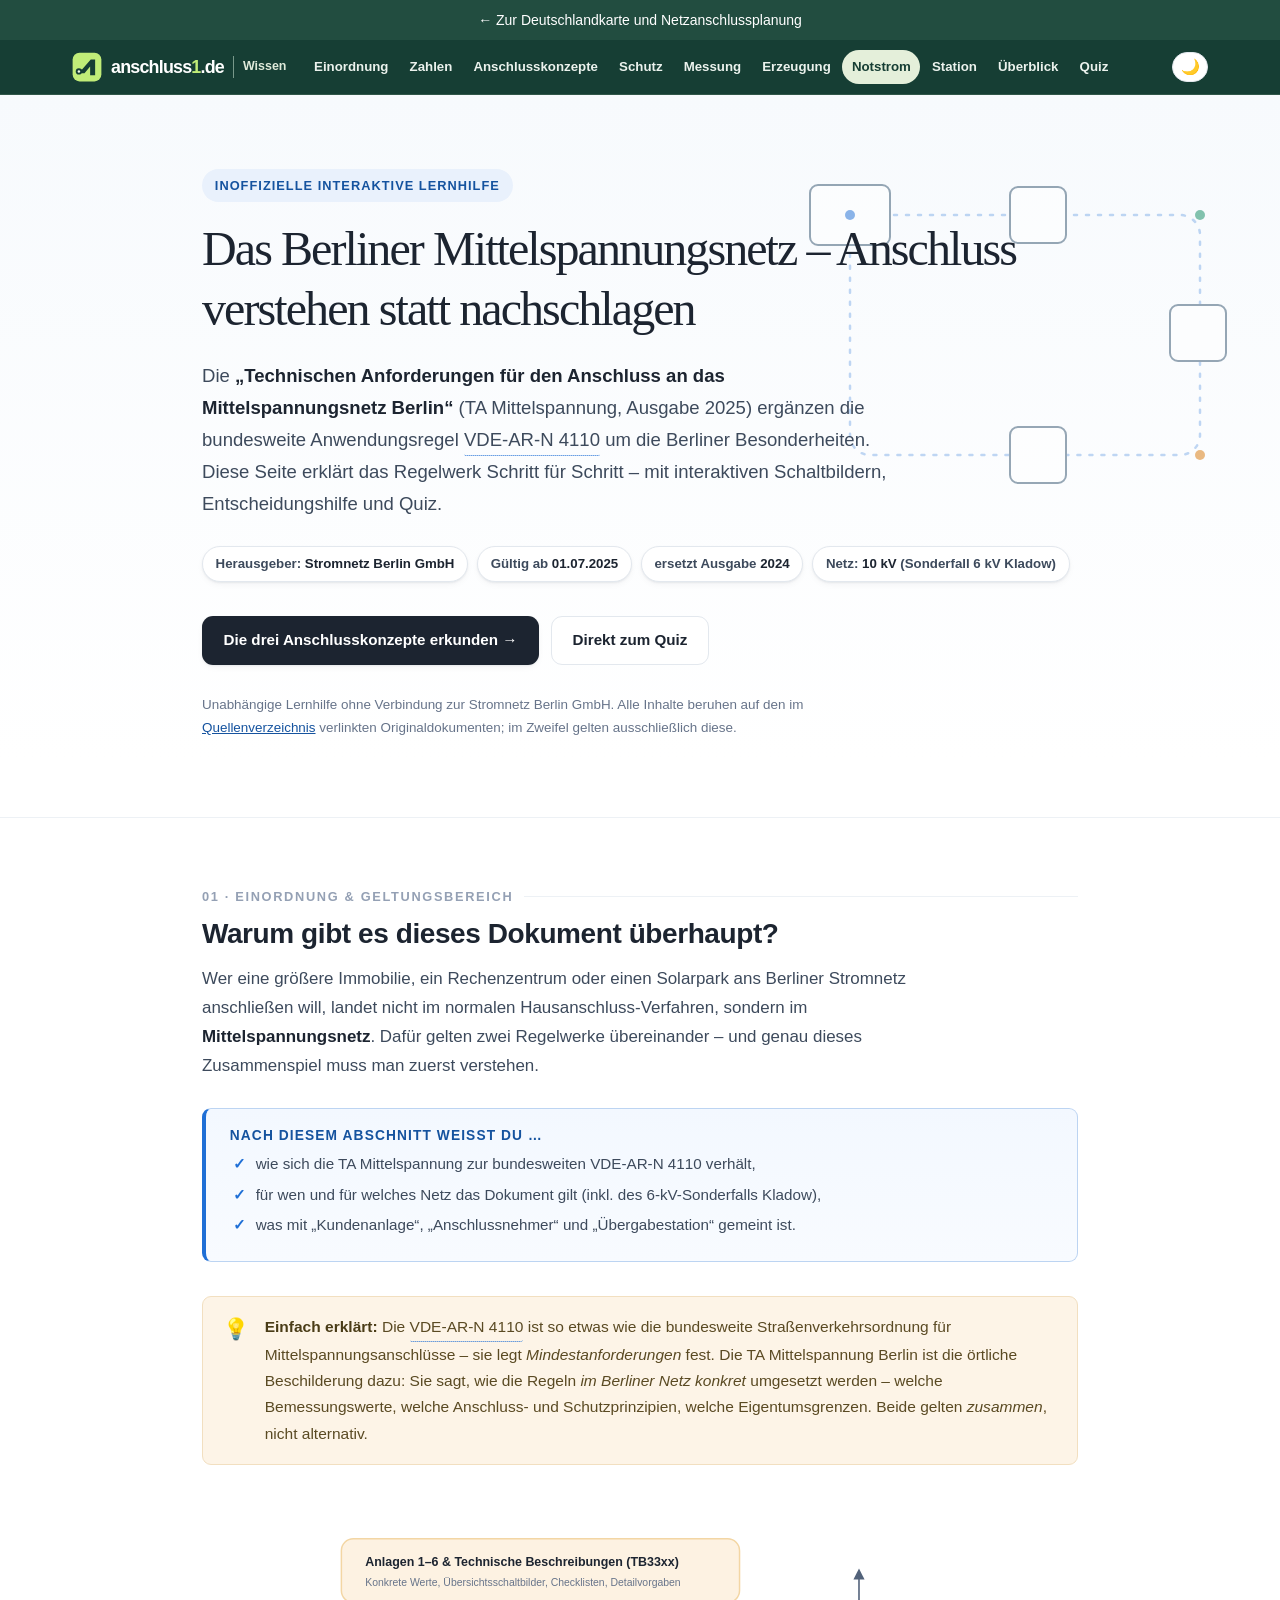
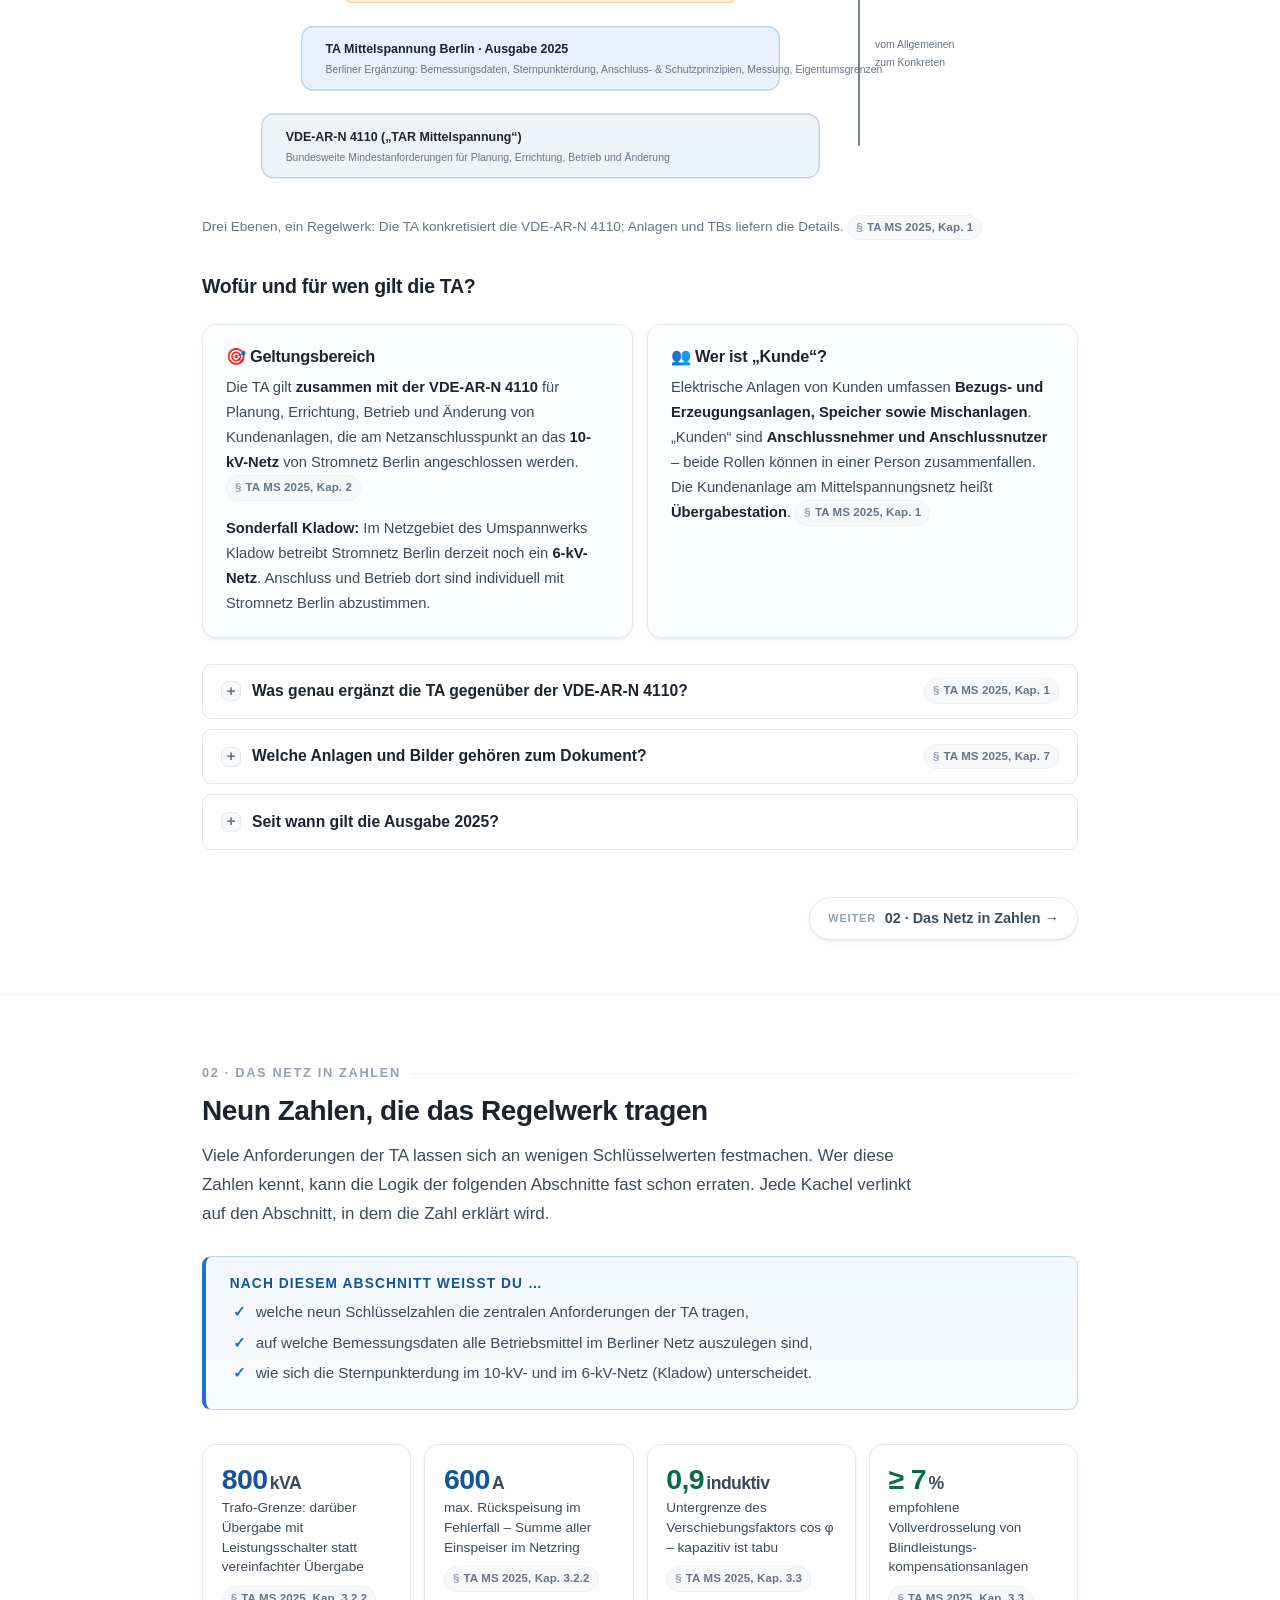
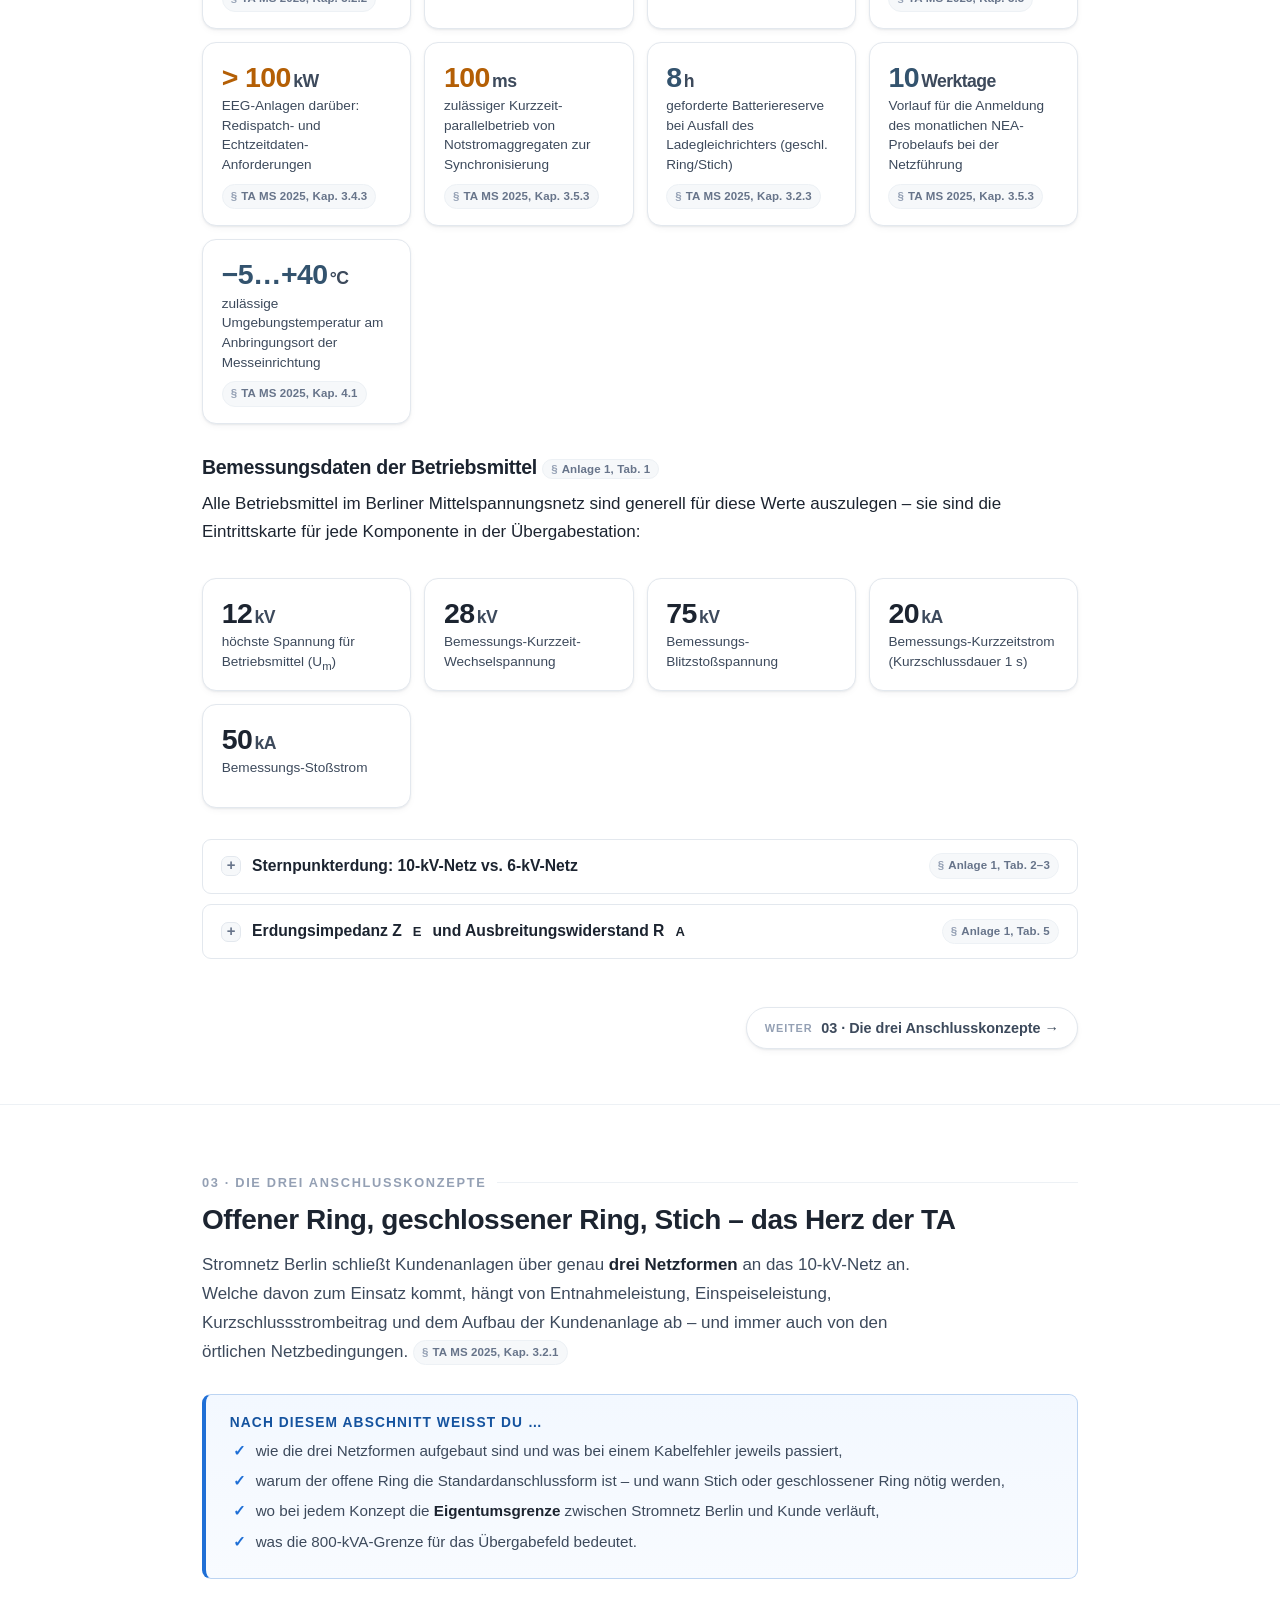
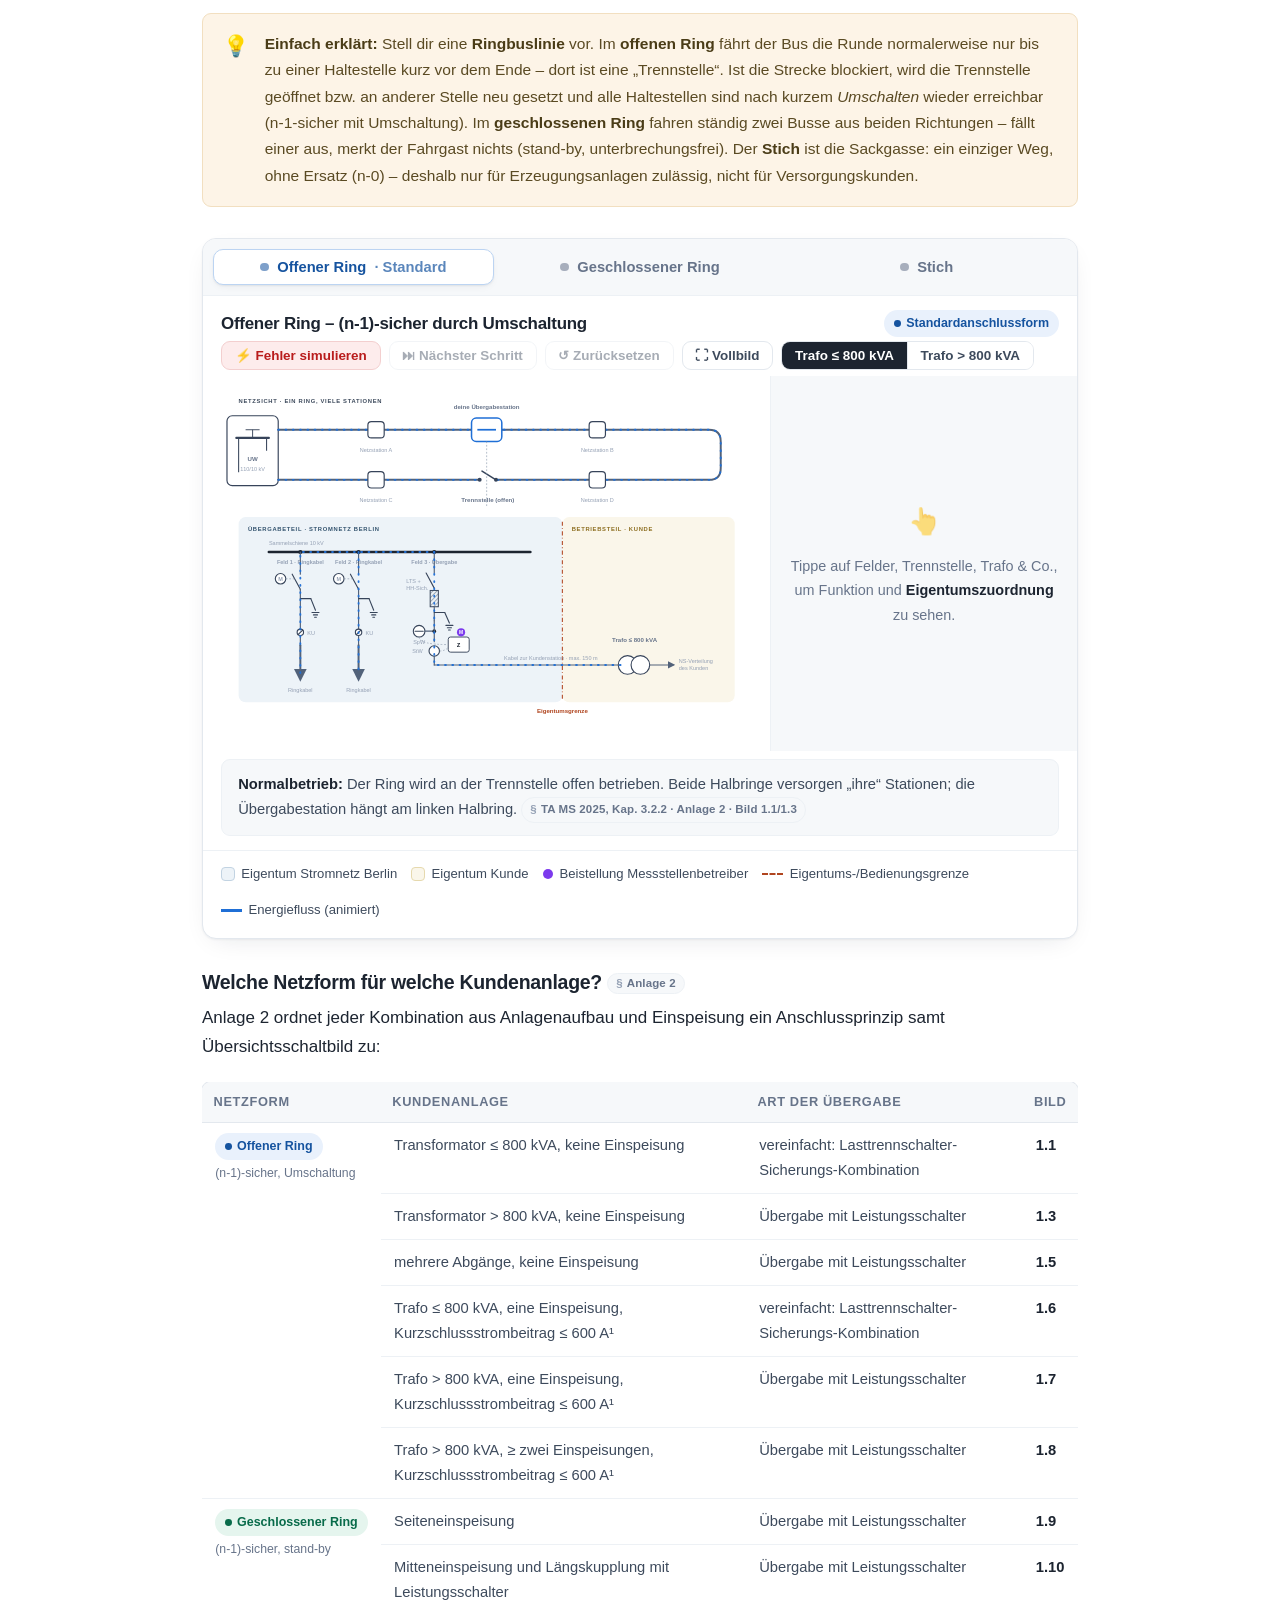
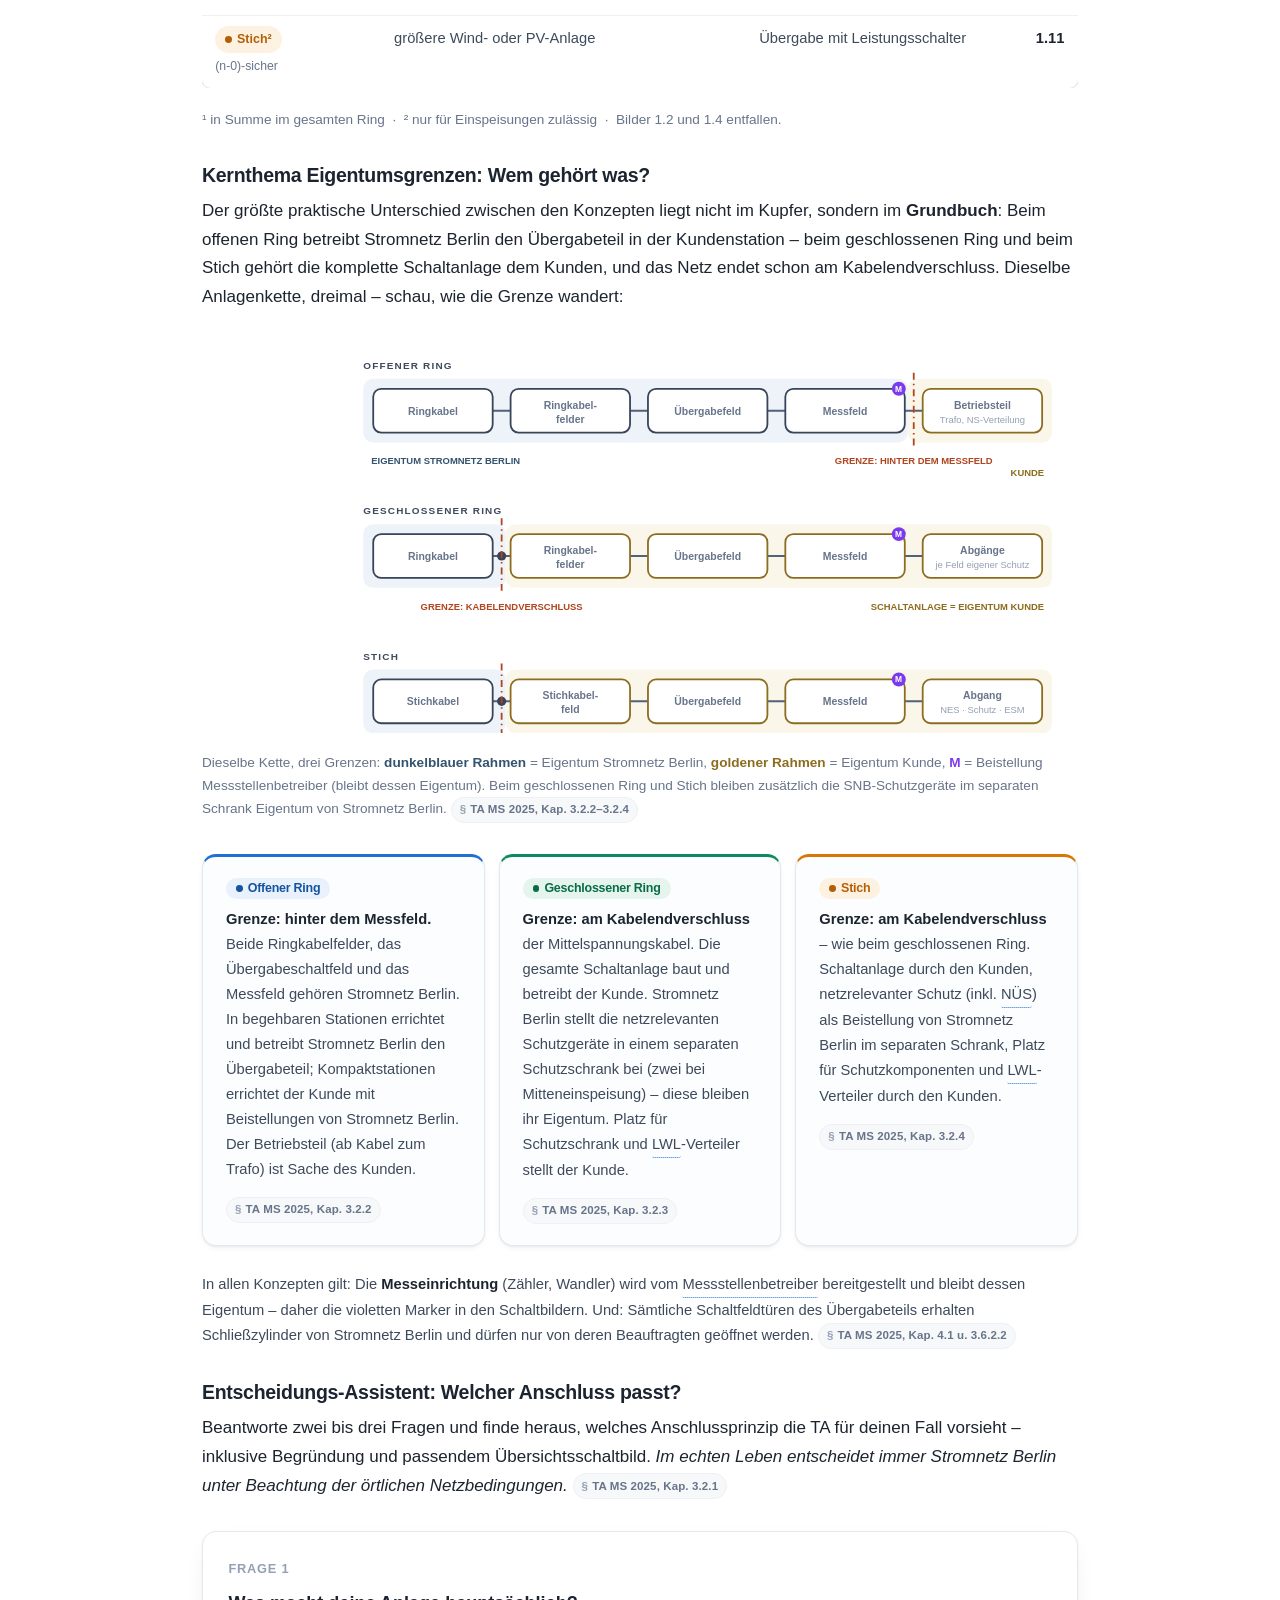
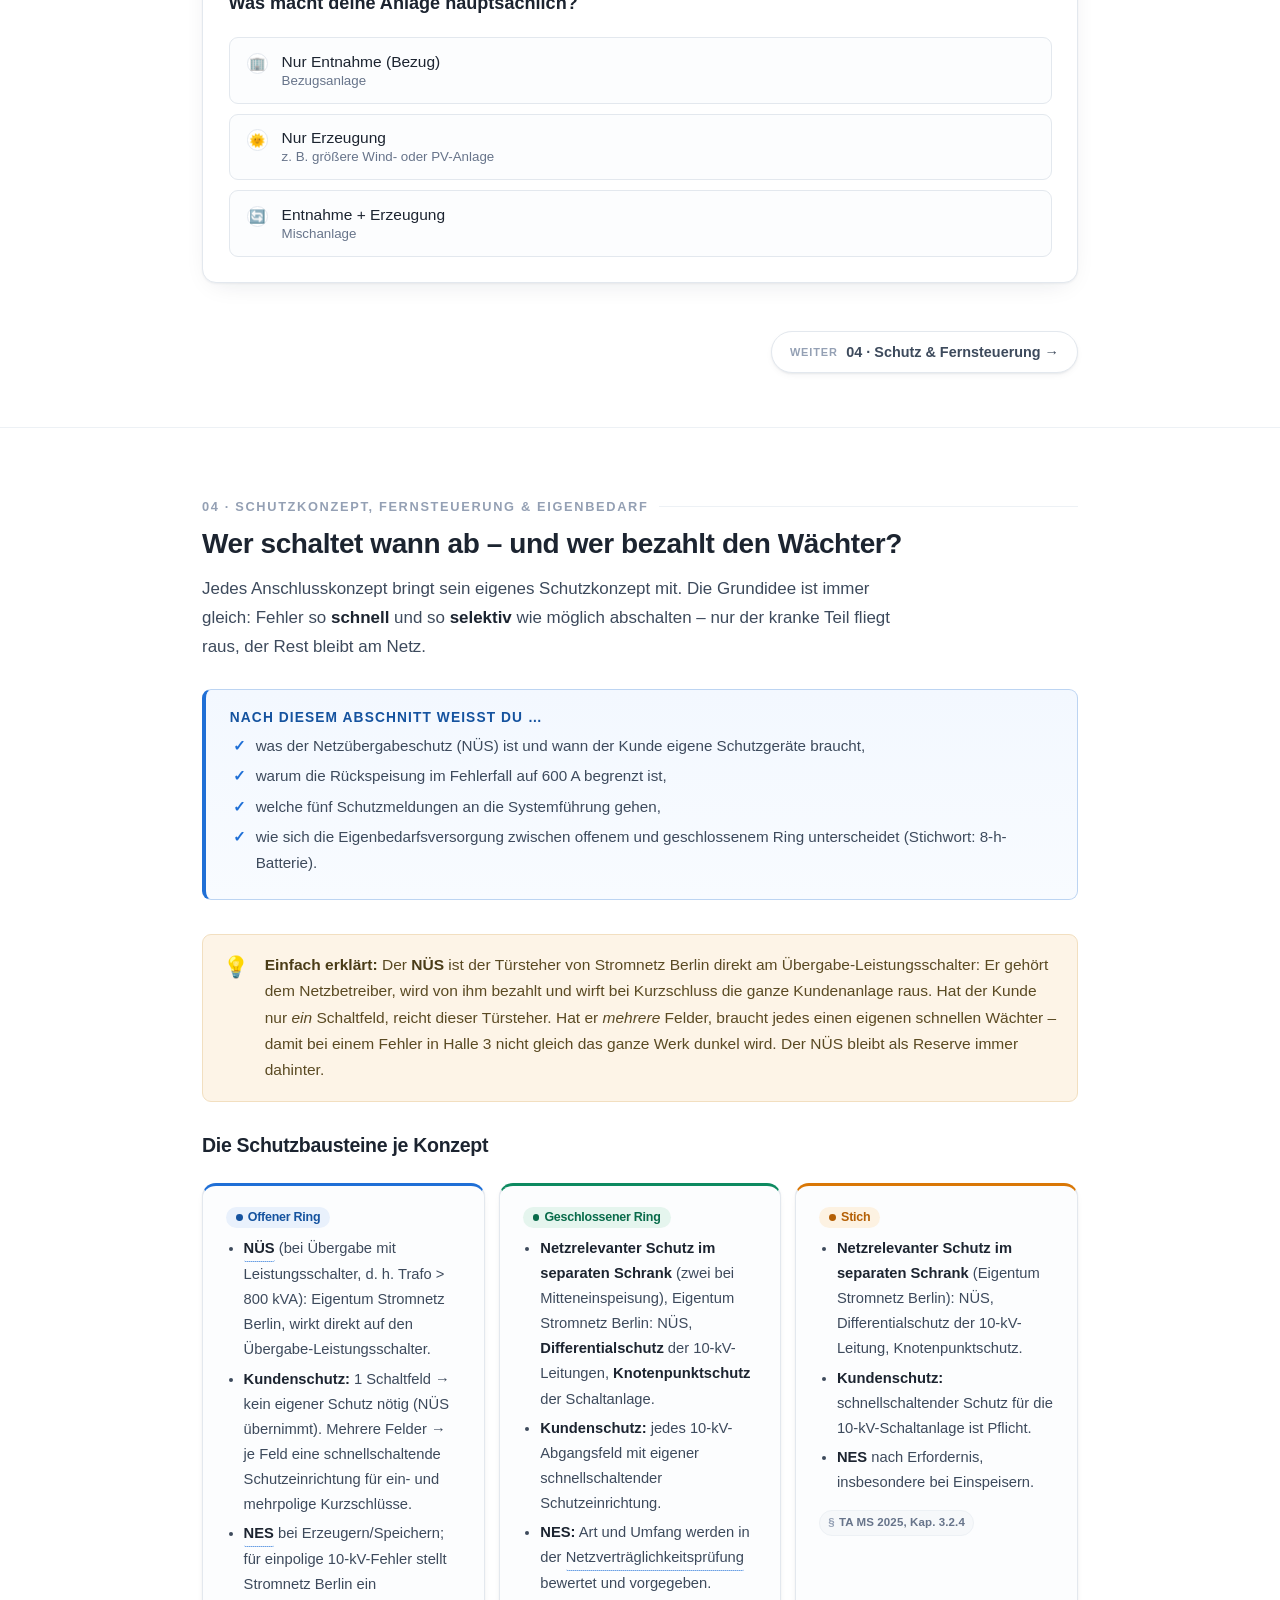
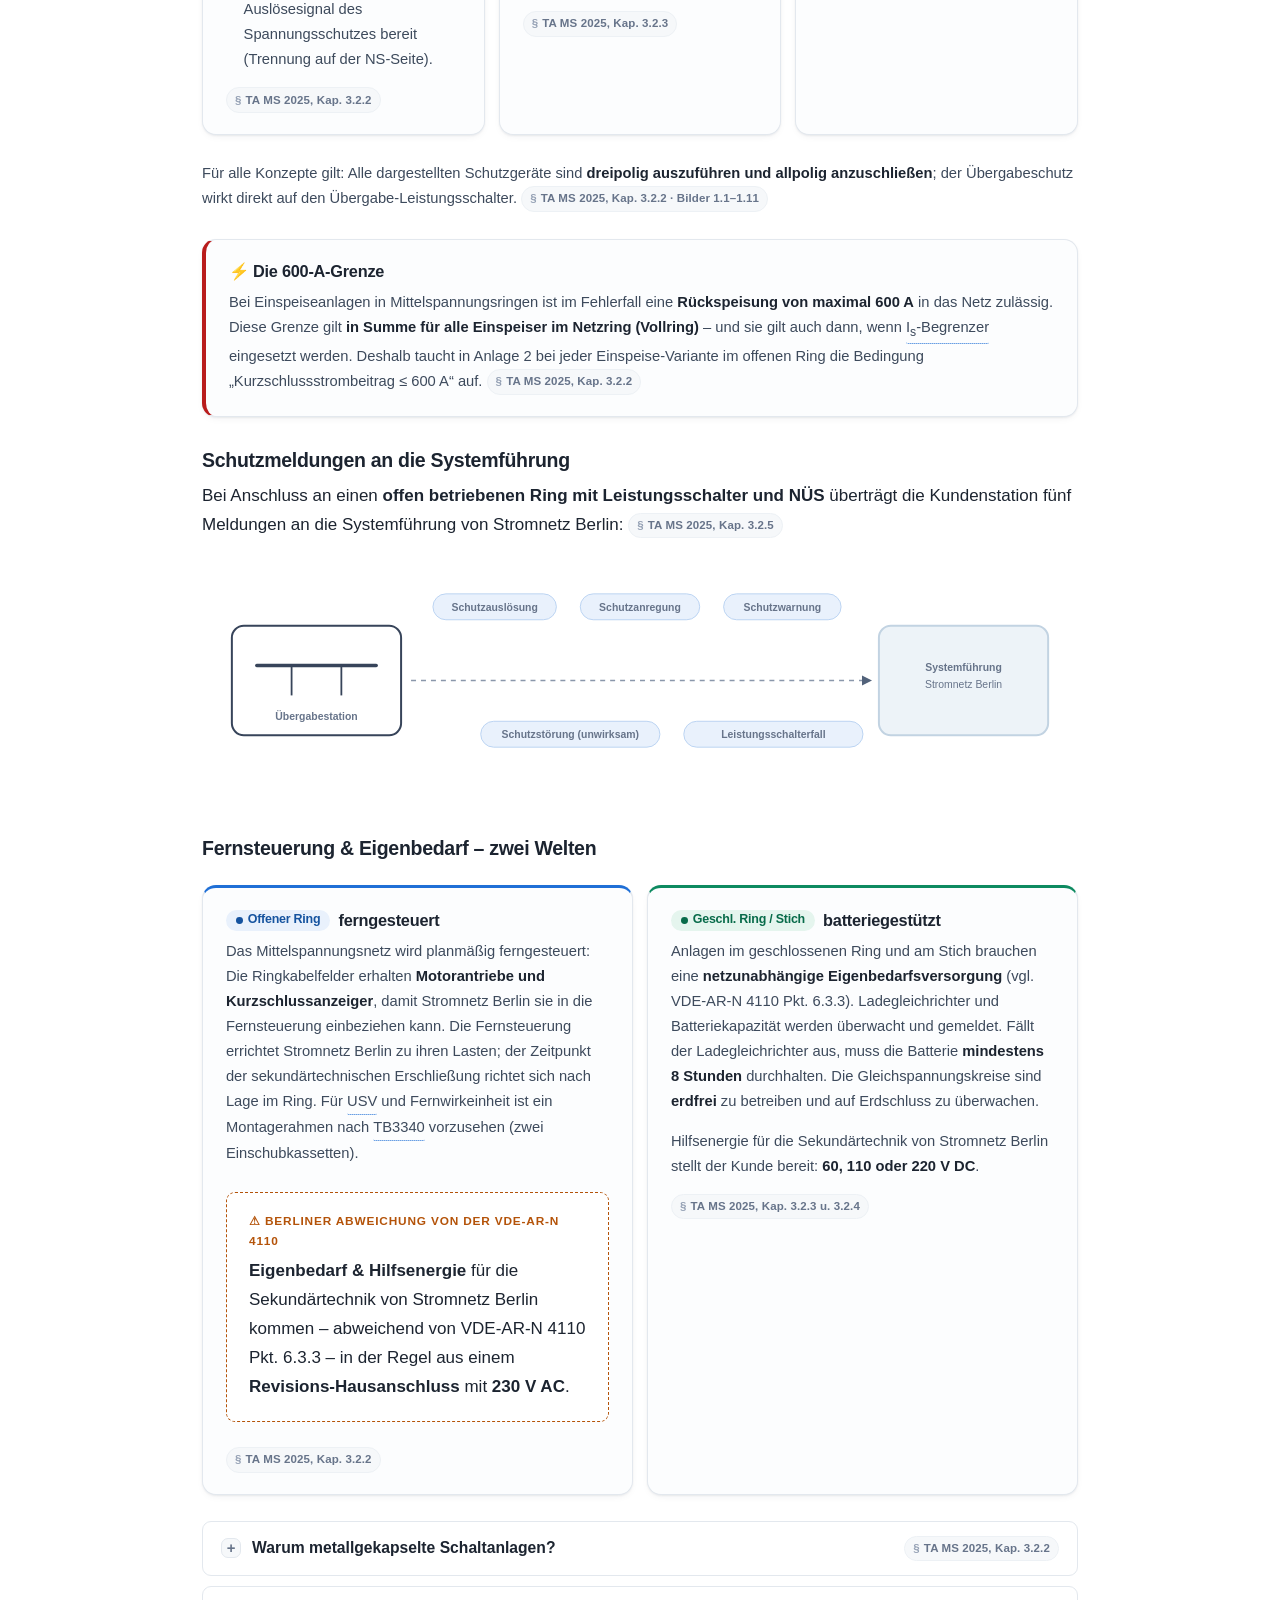
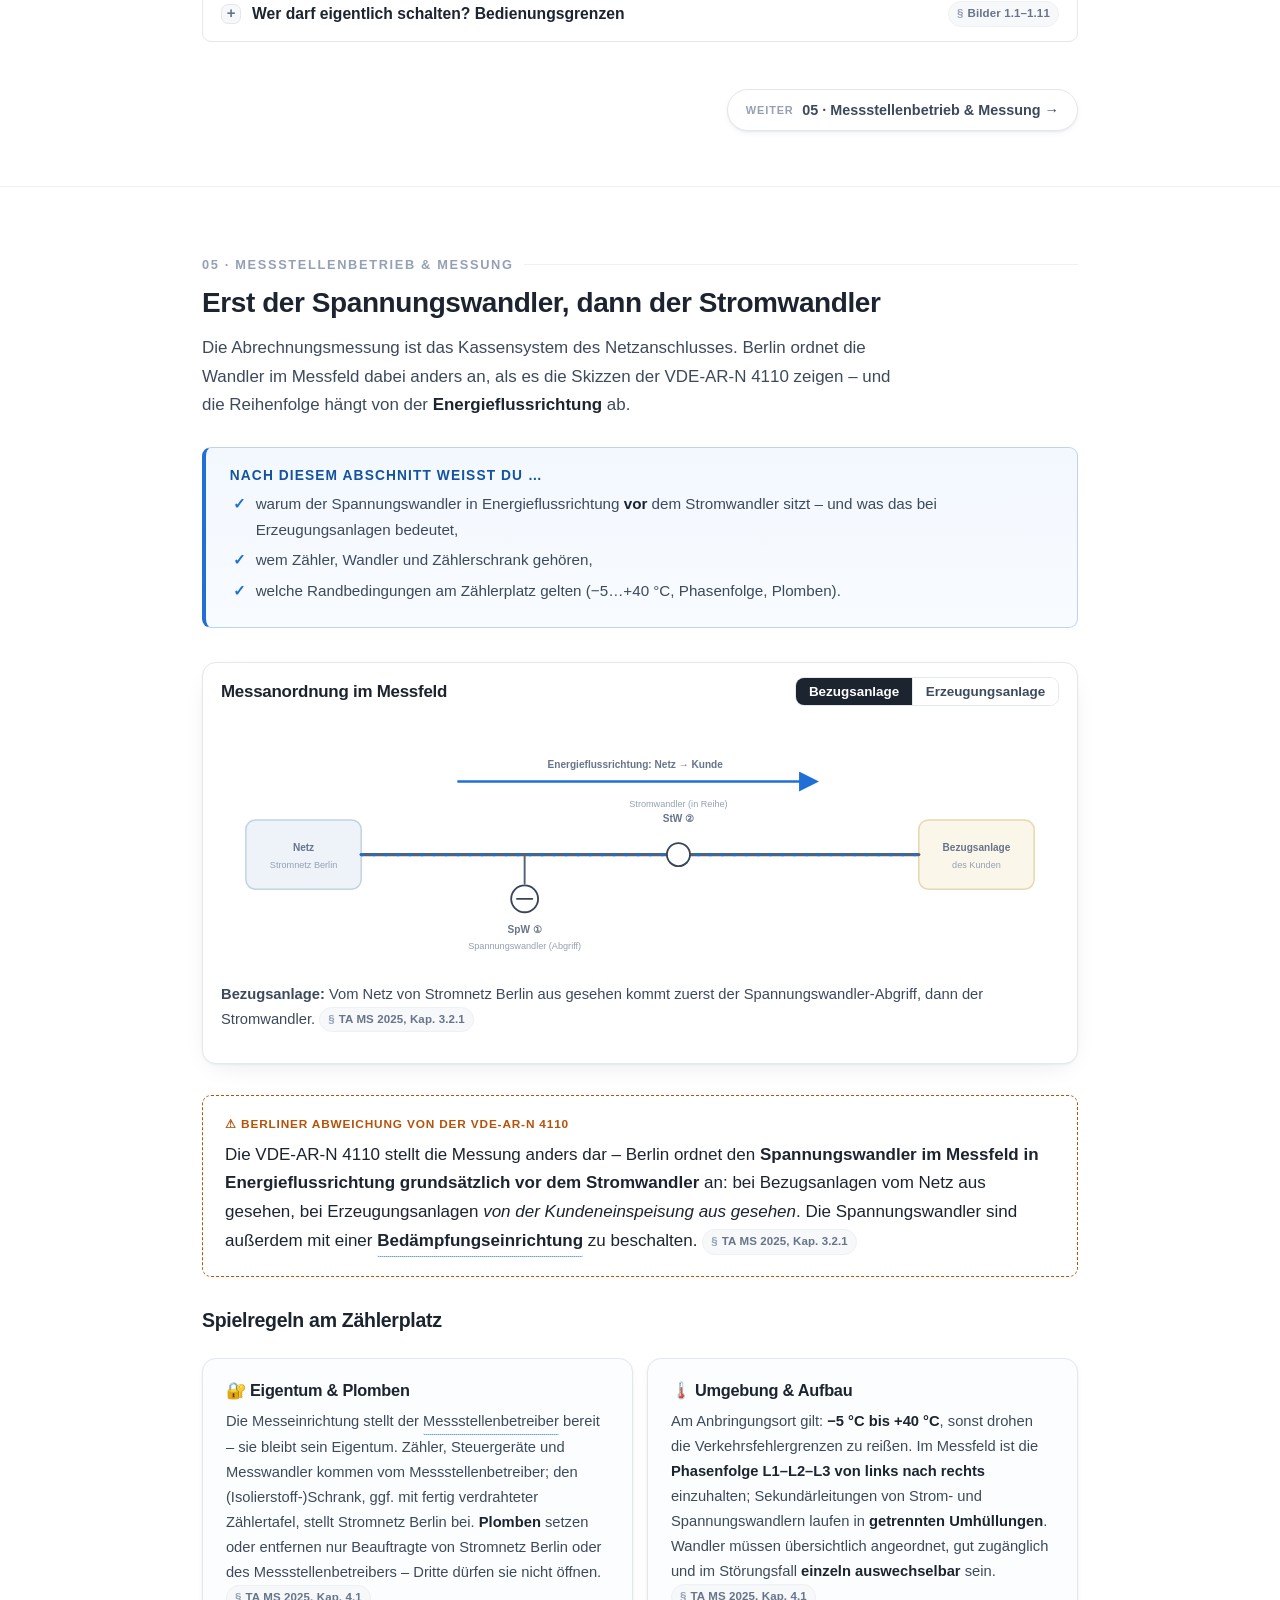
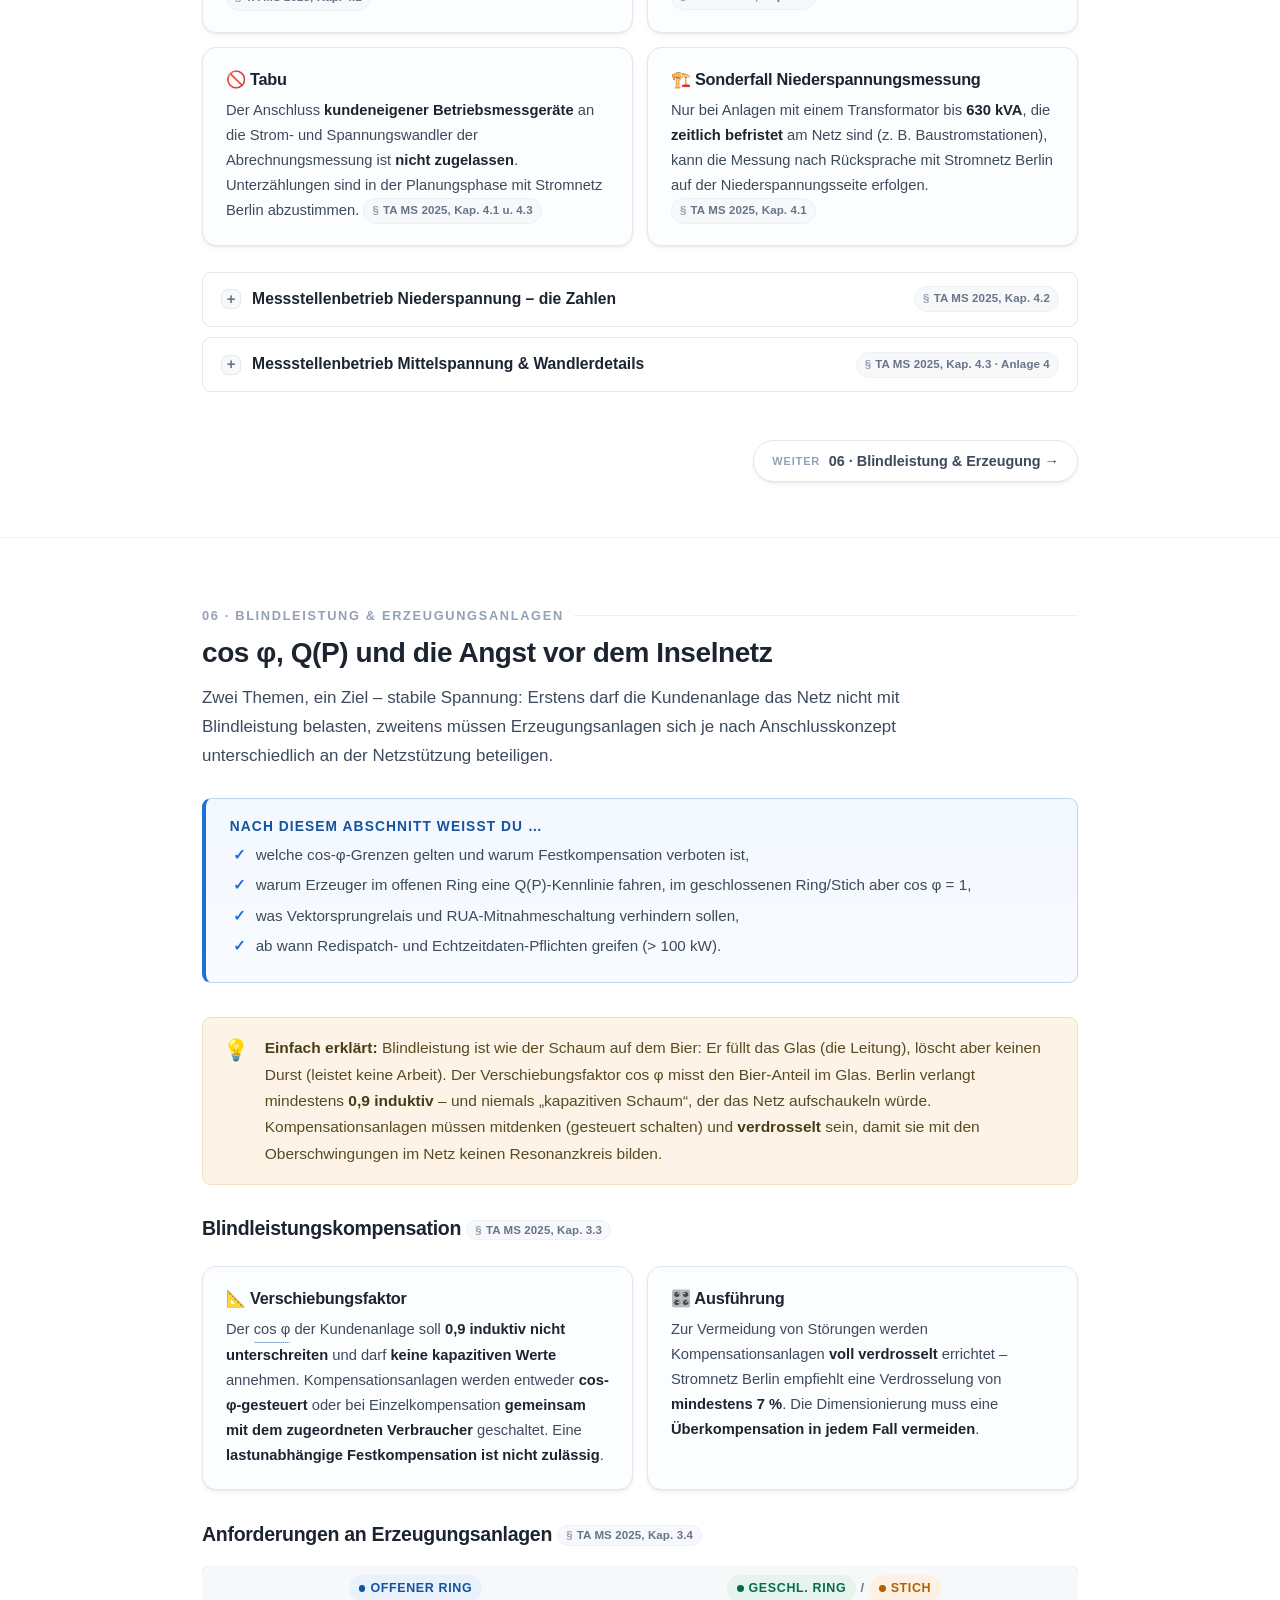
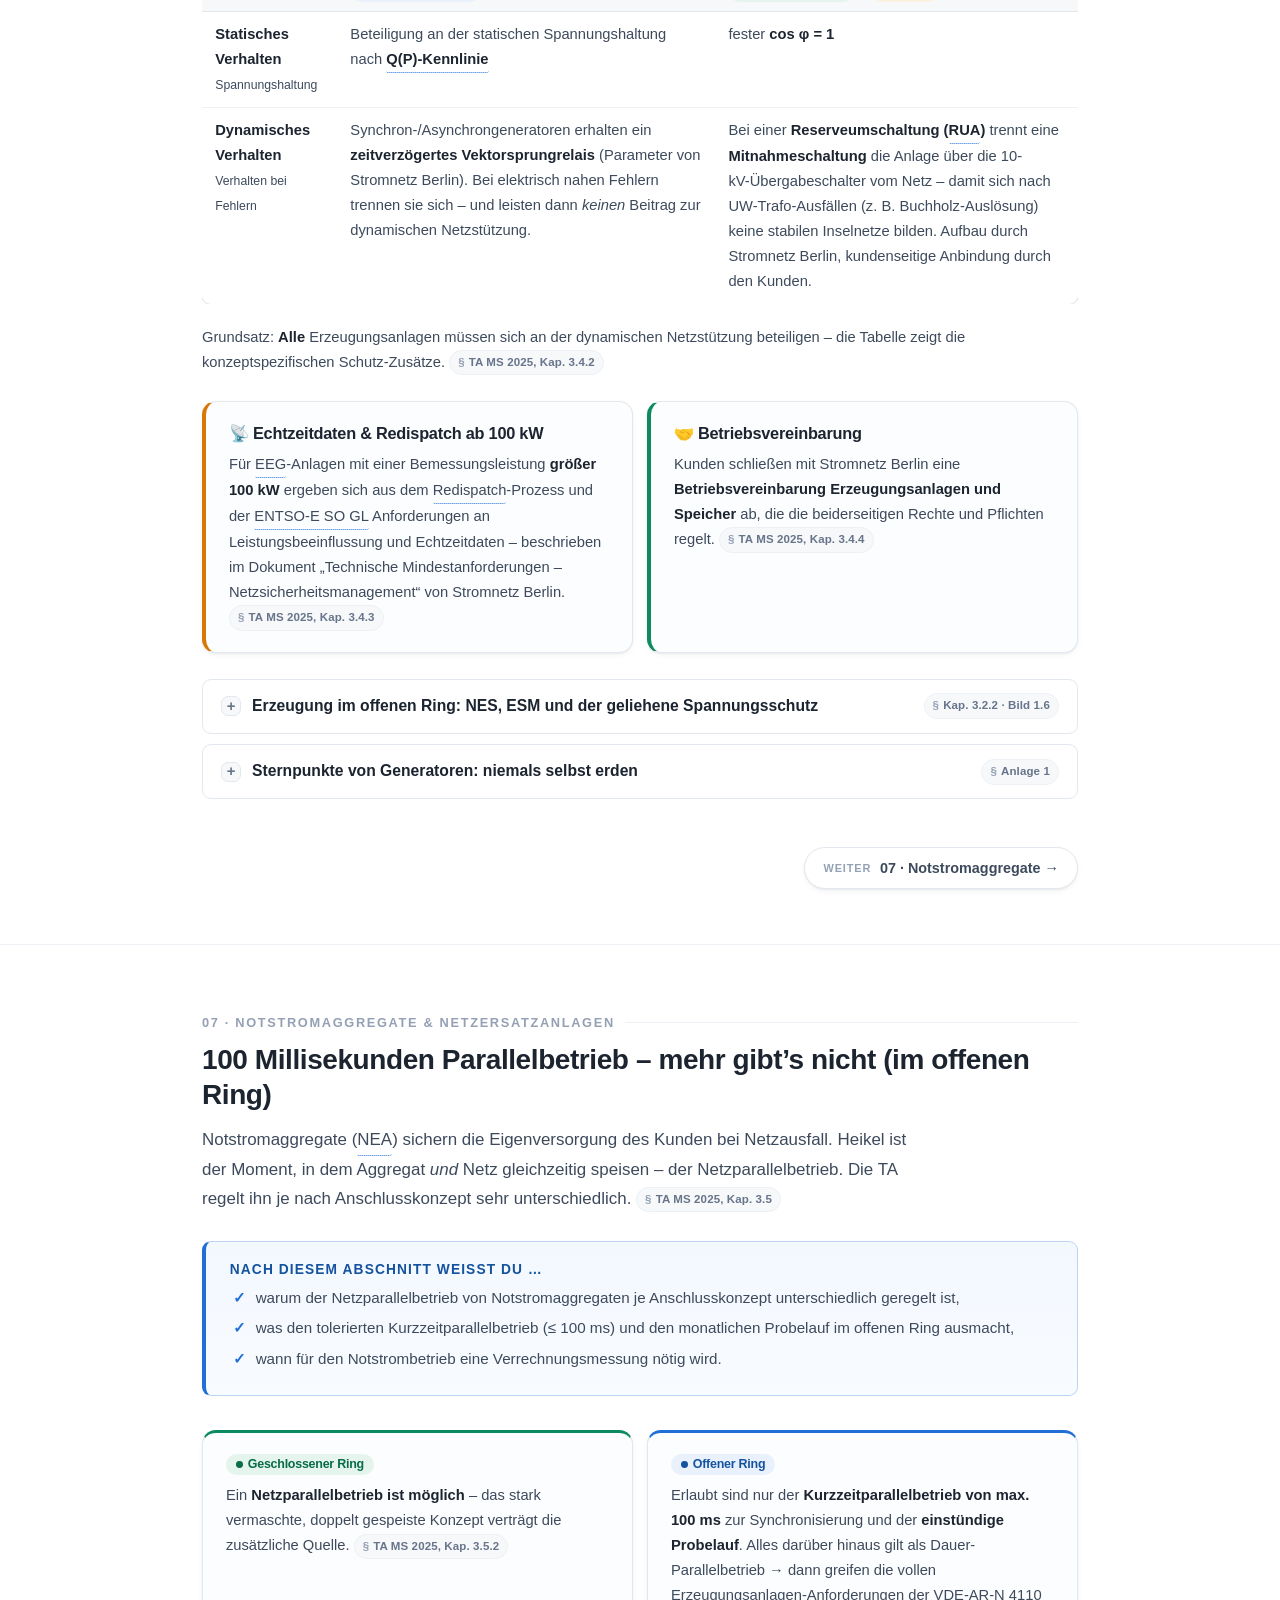
<file: wissen.html>
<!DOCTYPE html>
<html lang="de">
<head>
<meta charset="UTF-8">
<meta name="viewport" content="width=device-width, initial-scale=1.0">
<title>TA Mittelspannung Berlin 2025 – interaktiv verstehen</title>
<meta name="description" content="Interaktive, inoffizielle Lernhilfe zu den Technischen Anforderungen für den Anschluss an das Mittelspannungsnetz Berlin (TA Mittelspannung, Ausgabe 2025, Stromnetz Berlin GmbH).">
<link rel="canonical" href="https://www.anschluss1.de/wissen">
<meta name="theme-color" content="#1f6fd6" media="(prefers-color-scheme: light)">
<meta name="theme-color" content="#0e141d" media="(prefers-color-scheme: dark)">
<meta name="color-scheme" content="light dark">
<meta property="og:type" content="website">
<meta property="og:site_name" content="anschluss1.de">
<meta property="og:locale" content="de_DE">
<meta property="og:url" content="https://www.anschluss1.de/wissen">
<meta property="og:title" content="TA Mittelspannung Berlin 2025 – interaktiv verstehen">
<meta property="og:description" content="Anschlusskonzepte mit Fehlersimulation, Eigentumsgrenzen, Entscheidungs-Assistent, Checkliste und Quiz: die TA Mittelspannung Berlin (Ausgabe 2025) als interaktive Lernseite.">
<meta property="og:image" content="https://www.anschluss1.de/og-image.png">
<meta property="og:image:width" content="1200">
<meta property="og:image:height" content="630">
<meta property="og:image:alt" content="TA Mittelspannung Berlin 2025 – interaktive Lernhilfe auf anschluss1.de">
<meta name="twitter:card" content="summary_large_image">
<meta name="twitter:title" content="TA Mittelspannung Berlin 2025 – interaktiv verstehen">
<meta name="twitter:description" content="Anschlusskonzepte mit Fehlersimulation, Eigentumsgrenzen, Entscheidungs-Assistent, Checkliste und Quiz – interaktive Lernhilfe zur TA Mittelspannung Berlin 2025.">
<meta name="twitter:image" content="https://www.anschluss1.de/og-image.png">
<link rel="icon" type="image/svg+xml" href="/netzzeichen.svg">
<script data-theme-init>(function(){try{var t=localStorage.getItem("tams-theme");if(t==="dark"||t==="light")document.documentElement.dataset.theme=t}catch(e){}})()</script>
<script type="application/ld+json">
{
  "@context": "https://schema.org",
  "@type": "LearningResource",
  "name": "TA Mittelspannung Berlin 2025 – interaktiv verstehen",
  "url": "https://www.anschluss1.de/",
  "inLanguage": "de",
  "isAccessibleForFree": true,
  "learningResourceType": "Interaktive Lernseite",
  "description": "Interaktive, inoffizielle Lernhilfe zu den Technischen Anforderungen für den Anschluss an das Mittelspannungsnetz Berlin (TA Mittelspannung, Ausgabe 2025, Stromnetz Berlin GmbH): Anschlusskonzepte mit Fehlersimulation, Eigentumsgrenzen, Entscheidungs-Assistent, Checkliste und Quiz.",
  "teaches": "Anschluss von Kundenanlagen an das 10-kV-Mittelspannungsnetz Berlin nach TA Mittelspannung 2025 in Ergänzung zur VDE-AR-N 4110",
  "audience": { "@type": "EducationalAudience", "educationalRole": "professional" },
  "dateModified": "2026-07-02",
  "isBasedOn": [
    "https://www.stromnetz.berlin/files/globalassets/dokumente/technische-anschlussbedingungen/ta-mittelspannung-2025/TA_Mittelspannung_Berlin_2025.pdf",
    "https://www.stromnetz.berlin/files/globalassets/dokumente/technische-anschlussbedingungen/ta-mittelspannung-2025/TA_MS_Berlin_Ausgabe_2025_Anlage_2_Anschlussprinzipien.pdf"
  ]
}
</script>
<style>
/* ============================================================
   TA Mittelspannung Berlin 2025 – Lernseite
   Design-System
   ============================================================ */
:root{
  color-scheme:light;
  --ink:#1c2430;
  --ink-soft:#3d4a5c;
  --muted:#67748a;
  --faint:#94a0b4;
  --bg:#ffffff;
  --bg-soft:#f6f8fa;
  --bg-card:#fcfdfe;
  --line:#e3e8ee;
  --line-soft:#edf1f5;

  /* Konzeptfarben */
  --open:#1f6fd6;   --open-deep:#15539f;  --open-soft:#e9f1fc; --open-line:#bcd4f2;
  --closed:#0d8a60; --closed-deep:#086b4a;--closed-soft:#e5f5ee;--closed-line:#aedcc8;
  --stich:#d97706;  --stich-deep:#b45f05; --stich-soft:#fdf2e2; --stich-line:#f3d6a4;

  /* Eigentum */
  --snb:#33536e;    --snb-soft:#edf3f8;  --snb-line:#c2d3e2;
  --kunde:#8c6d1f;  --kunde-soft:#faf6ea;--kunde-line:#e6d9ae;
  --msb:#7c3aed;    --msb-soft:#f3eefe;

  --ok:#15803d;  --ok-soft:#e9f7ee;
  --err:#b91c1c; --err-soft:#fdecec;
  --warn:#b45309;--warn-soft:#fdf4e7;

  --radius:14px;
  --radius-s:9px;
  --shadow:0 1px 2px rgba(20,30,50,.05),0 8px 28px -12px rgba(20,30,50,.14);
  --shadow-s:0 1px 2px rgba(20,30,50,.06),0 3px 10px -4px rgba(20,30,50,.10);
  --wrap:920px;
  --font:-apple-system,BlinkMacSystemFont,"Segoe UI",Roboto,"Helvetica Neue",Arial,sans-serif;
  --mono:ui-monospace,SFMono-Regular,Menlo,Consolas,monospace;

  /* Flächen- & Diagramm-Tokens (Dark-Mode-fähig) */
  --panel:#ffffff;
  --sym:#37445a; --wiremark:#52627a; --linkc:#8a97ab; --grenzc:#b0451f; --rail:#cbd5e1;
  --nav-bg:rgba(255,255,255,.92);
  --hero1:#f7fafd; --hero2:#ffffff;
  --lz1:#f3f8ff; --lz2:#f8fbff;
  --ana-line:#f2dfc0; --ana-ink:#5a4a23; --ana-b:#4a3c17; --again-ink:#7a5416;
  --ok-line:#cdebd6; --err-line:#f3cfcf; --good-ink:#1d5c34; --bad-ink:#7a2e2e;
  --ok-soft-h:#dcf2e3; --warn-soft-h:#f8ecd7; --err-soft-h:#fbe0e0;
  --solid-bg:#1c2430; --solid-ink:#ffffff; --solid-bg-h:#0f1722;
  --mtx-open:#f8fbff; --mtx-closed:#f5fbf8; --mtx-stich:#fefaf1;
  --chk-line:#c3cdd9; --hov-line:#c6d0dc;
  --tt-bg:#1c2430; --tt-ink:#e9eef5; --tt-b:#ffffff;
}
*,*::before,*::after{box-sizing:border-box}
[hidden]{display:none!important}
html{scroll-behavior:smooth;-webkit-text-size-adjust:100%}
@media(prefers-reduced-motion:reduce){html{scroll-behavior:auto}}
body{
  margin:0;font-family:var(--font);color:var(--ink);background:var(--bg);
  font-size:17px;line-height:1.7;
  text-rendering:optimizeLegibility;-webkit-font-smoothing:antialiased;
}
img,svg{max-width:100%;height:auto}
a{color:var(--open-deep)}
a:hover{color:var(--open)}
p{margin:0 0 1em}
ul,ol{margin:0 0 1em;padding-left:1.4em}
li{margin:.3em 0}
strong{color:var(--ink)}
h1,h2,h3,h4{line-height:1.25;color:var(--ink);font-weight:750;letter-spacing:-.015em;margin:0 0 .5em}
h2{font-size:1.75rem;margin-top:0}
h3{font-size:1.22rem;margin-top:1.6em}
h4{font-size:1.02rem;margin-top:1.2em}
.wrap{max-width:var(--wrap);margin:0 auto;padding:0 22px}
.skip-link{position:absolute;left:-9999px;top:0;background:var(--solid-bg);color:var(--solid-ink);padding:.6em 1em;z-index:200;border-radius:0 0 8px 0}
.skip-link:focus{left:0}
button{font-family:inherit}

/* ---------- Lese-Fortschritt + Navigation ---------- */
#progressbar{position:fixed;top:0;left:0;height:3px;width:0;z-index:120;
  background:linear-gradient(90deg,var(--open),var(--closed),var(--stich));transition:width .08s linear}
.topnav{position:sticky;top:0;z-index:110;background:var(--nav-bg);
  backdrop-filter:saturate(1.4) blur(10px);-webkit-backdrop-filter:saturate(1.4) blur(10px);
  border-bottom:1px solid var(--line-soft)}
.topnav .bar{max-width:1180px;margin:0 auto;padding:0 22px;display:flex;align-items:center;gap:18px;height:54px}
.brand{display:flex;align-items:center;gap:9px;font-weight:750;font-size:.95rem;color:var(--ink);text-decoration:none;white-space:nowrap}
.brand:hover{color:var(--ink)}
.brand .dot{width:19px;height:19px;border-radius:50%;flex:none;
  background:conic-gradient(var(--open) 0 33%,var(--closed) 33% 66%,var(--stich) 66% 100%);
  -webkit-mask:radial-gradient(circle at center,transparent 0 4px,#000 5px);mask:radial-gradient(circle at center,transparent 0 4px,#000 5px)}
.navlinks{display:flex;gap:2px;overflow-x:auto;scrollbar-width:none;-ms-overflow-style:none;flex:1}
.navlinks::-webkit-scrollbar{display:none}
.navlinks a{font-size:.83rem;font-weight:600;color:var(--muted);text-decoration:none;
  padding:.42em .72em;border-radius:99px;white-space:nowrap;transition:color .15s,background .15s}
.navlinks a:hover{color:var(--ink);background:var(--bg-soft)}
.navlinks a.active{color:var(--open-deep);background:var(--open-soft)}

/* ---------- Hero ---------- */
.hero{position:relative;overflow:hidden;border-bottom:1px solid var(--line-soft);
  background:linear-gradient(180deg,var(--hero1) 0%,var(--hero2) 92%)}
.hero .wrap{padding-top:74px;padding-bottom:64px;position:relative;z-index:1}
.hero-kicker{display:inline-flex;align-items:center;gap:.5em;font-size:.8rem;font-weight:700;letter-spacing:.08em;
  text-transform:uppercase;color:var(--open-deep);background:var(--open-soft);
  padding:.45em 1em;border-radius:99px;margin-bottom:1.3em}
.hero h1{font-size:clamp(2.05rem,5.4vw,3rem);max-width:17em;margin-bottom:.45em}
.hero .lead{font-size:1.16rem;color:var(--ink-soft);max-width:38em}
.hero-meta{display:flex;flex-wrap:wrap;gap:9px;margin:1.6em 0 2em}
.meta-chip{font-size:.83rem;font-weight:600;color:var(--ink-soft);background:var(--panel);
  border:1px solid var(--line);border-radius:99px;padding:.4em .95em;box-shadow:var(--shadow-s)}
.meta-chip b{color:var(--ink)}
.hero-cta{display:flex;flex-wrap:wrap;gap:12px}
.btn{display:inline-flex;align-items:center;gap:.5em;font-size:.95rem;font-weight:700;text-decoration:none;
  border-radius:11px;padding:.7em 1.35em;border:1px solid transparent;cursor:pointer;transition:transform .12s,box-shadow .12s,background .15s}
.btn:active{transform:translateY(1px)}
.btn-primary{background:var(--solid-bg);color:var(--solid-ink) !important;box-shadow:var(--shadow-s)}
.btn-primary:hover{background:var(--solid-bg-h)}
.btn-ghost{background:var(--panel);color:var(--ink) !important;border-color:var(--line)}
.btn-ghost:hover{background:var(--bg-soft)}
.hero-art{position:absolute;right:-60px;top:30px;width:560px;opacity:.5;pointer-events:none}
@media(max-width:980px){.hero-art{display:none}}
.hero-note{margin-top:2.2em;font-size:.84rem;color:var(--muted);max-width:46em}

/* ---------- Sektionen ---------- */
section.block{padding:4.2rem 0 3.4rem;border-bottom:1px solid var(--line-soft)}
section.block:last-of-type{border-bottom:none}
.kicker{font-size:.8rem;font-weight:800;letter-spacing:.13em;text-transform:uppercase;color:var(--faint);margin-bottom:.7em;display:flex;align-items:center;gap:.8em}
.kicker::after{content:"";height:1px;flex:1;background:var(--line-soft)}
.sec-intro{font-size:1.06rem;color:var(--ink-soft);max-width:42em}

/* Quelle-Chips */
.src{display:inline-flex;align-items:center;gap:.35em;font-size:.72rem;font-weight:650;color:var(--muted);
  background:var(--bg-soft);border:1px solid var(--line-soft);border-radius:99px;padding:.18em .7em;
  white-space:nowrap;vertical-align:middle;letter-spacing:.01em}
.src::before{content:"§";font-weight:800;color:var(--faint)}

/* Lernziele */
.lernziel{background:linear-gradient(180deg,var(--lz1), var(--lz2));border:1px solid var(--open-line);
  border-left:4px solid var(--open);border-radius:var(--radius-s);padding:1.1em 1.4em;margin:1.6em 0 2em}
.lernziel h4{margin:0 0 .5em;font-size:.86rem;text-transform:uppercase;letter-spacing:.08em;color:var(--open-deep)}
.lernziel ul{margin:0;padding-left:0;list-style:none}
.lernziel li{padding-left:1.7em;position:relative;font-size:.95rem;color:var(--ink-soft)}
.lernziel li::before{content:"✓";position:absolute;left:.2em;top:0;font-weight:800;color:var(--open)}

/* Analogie / Einfach erklärt */
.analogie{display:flex;gap:1em;background:var(--warn-soft);border:1px solid var(--ana-line);border-radius:var(--radius-s);
  padding:1.1em 1.3em;margin:1.5em 0;font-size:.97rem;color:var(--ana-ink)}
.analogie .ico{flex:none;font-size:1.3rem;line-height:1.4}
.analogie b{color:var(--ana-b)}
.analogie p{margin:0}

/* Abweichungs-Hinweis (von VDE-AR-N 4110) */
.abweich{position:relative;background:var(--panel);border:1.5px dashed var(--warn);border-radius:var(--radius-s);
  padding:1.1em 1.3em 1.1em 1.3em;margin:1.5em 0}
.abweich::before{content:"⚠ Berliner Abweichung von der VDE-AR-N 4110";display:block;
  font-size:.74rem;font-weight:800;text-transform:uppercase;letter-spacing:.07em;color:var(--warn);margin-bottom:.5em}
.abweich p:last-child{margin-bottom:0}

/* Karten */
.cards{display:grid;gap:14px;margin:1.5em 0}
.cards.c2{grid-template-columns:repeat(2,1fr)}
.cards.c3{grid-template-columns:repeat(3,1fr)}
@media(max-width:760px){.cards.c2,.cards.c3{grid-template-columns:1fr}}
.card{background:var(--bg-card);border:1px solid var(--line);border-radius:var(--radius);padding:1.25em 1.35em;box-shadow:var(--shadow-s)}
.card h4{margin-top:0;display:flex;align-items:center;gap:.5em}
.card p:last-child,.card ul:last-child{margin-bottom:0}
.card .mini{font-size:.92rem;color:var(--ink-soft)}
.card-accent{border-top:3px solid var(--accent,var(--open))}

/* Akkordeons */
details.acc{border:1px solid var(--line);border-radius:var(--radius-s);background:var(--panel);margin:.6em 0;overflow:hidden}
details.acc summary{cursor:pointer;list-style:none;display:flex;align-items:center;gap:.7em;
  padding:.85em 1.15em;font-weight:650;font-size:.98rem;color:var(--ink);user-select:none}
details.acc summary::-webkit-details-marker{display:none}
details.acc summary::before{content:"+";flex:none;width:1.35em;height:1.35em;border-radius:7px;border:1px solid var(--line);
  display:inline-flex;align-items:center;justify-content:center;font-weight:700;color:var(--muted);
  font-size:.95em;transition:transform .2s,background .2s;background:var(--bg-soft)}
details.acc[open] summary::before{content:"–";background:var(--solid-bg);color:var(--solid-ink);border-color:var(--solid-bg)}
details.acc summary:hover{background:var(--bg-soft)}
details.acc .acc-body{padding:.3em 1.25em 1.15em;font-size:.96rem;color:var(--ink-soft);border-top:1px dashed var(--line-soft)}
details.acc .acc-body>*:first-child{margin-top:.8em}
details.acc summary .src{margin-left:auto}
@media(max-width:600px){details.acc summary .src{display:none}}

/* Faktenkacheln */
.tiles{display:grid;grid-template-columns:repeat(auto-fit,minmax(168px,1fr));gap:13px;margin:1.8em 0}
.tile{background:var(--panel);border:1px solid var(--line);border-radius:var(--radius);padding:1.05em 1.1em .95em;
  box-shadow:var(--shadow-s);display:flex;flex-direction:column;gap:.15em;position:relative;
  text-decoration:none;color:inherit;transition:transform .15s,box-shadow .15s,border-color .15s}
a.tile:hover{transform:translateY(-2px);box-shadow:var(--shadow);border-color:var(--hov-line);color:inherit}
.tile .num{font-size:1.78rem;font-weight:800;letter-spacing:-.02em;color:var(--ink);font-variant-numeric:tabular-nums;line-height:1.15}
.tile .num small{font-size:.62em;font-weight:750;color:var(--ink-soft);margin-left:.13em}
.tile .lbl{font-size:.85rem;color:var(--ink-soft);line-height:1.45;min-height:2.4em}
.tile .src{margin-top:.55em;align-self:flex-start}
.tile[data-tone="open"] .num{color:var(--open-deep)}
.tile[data-tone="closed"] .num{color:var(--closed-deep)}
.tile[data-tone="stich"] .num{color:var(--stich-deep)}
.tile[data-tone="snb"] .num{color:var(--snb)}

/* Tabellen */
.tbl{width:100%;border-collapse:collapse;font-size:.92rem;margin:1.2em 0;background:var(--panel);border-radius:var(--radius-s);overflow:hidden;box-shadow:0 0 0 1px var(--line)}
.tbl th{background:var(--bg-soft);text-align:left;font-size:.8rem;text-transform:uppercase;letter-spacing:.05em;color:var(--muted);padding:.7em .9em;border-bottom:1px solid var(--line)}
.tbl td{padding:.68em .9em;border-bottom:1px solid var(--line-soft);vertical-align:top;color:var(--ink-soft)}
.tbl tr:last-child td{border-bottom:none}
.tbl td b{color:var(--ink);font-variant-numeric:tabular-nums}
.tbl-scroll{overflow-x:auto;margin:1.2em 0}
.tbl-scroll .tbl{margin:0;min-width:560px}

/* Konzept-Pills */
.pill{display:inline-flex;align-items:center;gap:.4em;font-size:.78rem;font-weight:750;border-radius:99px;padding:.22em .8em;white-space:nowrap}
.pill::before{content:"";width:.55em;height:.55em;border-radius:50%;background:currentColor}
.pill.open{color:var(--open-deep);background:var(--open-soft)}
.pill.closed{color:var(--closed-deep);background:var(--closed-soft)}
.pill.stich{color:var(--stich-deep);background:var(--stich-soft)}
.pill.snb{color:var(--snb);background:var(--snb-soft)}
.pill.kunde{color:var(--kunde);background:var(--kunde-soft)}
.pill.msb{color:var(--msb);background:var(--msb-soft)}
.pill.neutral{color:var(--muted);background:var(--bg-soft)}

/* ---------- Diagramm-Bühne ---------- */
.stage{background:var(--panel);border:1px solid var(--line);border-radius:var(--radius);box-shadow:var(--shadow);margin:1.8em 0;overflow:hidden}
.tabs{display:flex;gap:6px;padding:10px;background:var(--bg-soft);border-bottom:1px solid var(--line-soft);flex-wrap:wrap}
.tab{flex:1;min-width:150px;border:1px solid transparent;background:transparent;border-radius:10px;
  padding:.62em .9em;font-size:.92rem;font-weight:700;color:var(--muted);cursor:pointer;
  display:flex;align-items:center;justify-content:center;gap:.55em;transition:all .15s}
.tab::before{content:"";width:.6em;height:.6em;border-radius:50%;background:currentColor;opacity:.55}
.tab:hover{color:var(--ink);background:var(--panel)}
.tab[aria-selected="true"]{background:var(--panel);box-shadow:var(--shadow-s)}
.tab[data-c="open"][aria-selected="true"]{color:var(--open-deep);border-color:var(--open-line)}
.tab[data-c="closed"][aria-selected="true"]{color:var(--closed-deep);border-color:var(--closed-line)}
.tab[data-c="stich"][aria-selected="true"]{color:var(--stich-deep);border-color:var(--stich-line)}
.stage-head{display:flex;flex-wrap:wrap;align-items:center;gap:10px;padding:14px 18px 4px}
.stage-head h3{margin:0;font-size:1.06rem;flex:1;min-width:220px}
.stage-body{display:grid;grid-template-columns:minmax(0,1.85fr) minmax(250px,1fr);gap:0}
@media(max-width:880px){.stage-body{grid-template-columns:1fr}}
.svg-pane{padding:6px 10px 12px;min-width:0}
.svg-pane svg{display:block;width:100%;height:auto}
/* Mobil: Diagramme lesbar halten – seitlich scrollen statt schrumpfen */
.svg-hint{display:none}
@media(max-width:640px){
  .svg-pane{overflow-x:auto;-webkit-overflow-scrolling:touch}
  .svg-pane svg{min-width:640px}
  .svg-hint{display:block;font-size:.78rem;color:var(--muted);margin:.2em 0 0;padding:0 4px}
}
/* Vollbild-Modus der Diagramm-Bühne */
.stage:fullscreen{overflow:auto;background:var(--bg);border-radius:0}
.stage:fullscreen .svg-pane svg{max-height:74vh;width:auto;max-width:100%;margin:0 auto;min-width:0}
.diagram-controls{display:flex;flex-wrap:wrap;gap:8px;align-items:center;padding:0 18px 6px}
.dctl{border:1px solid var(--line);background:var(--panel);border-radius:9px;padding:.45em .95em;font-size:.84rem;
  font-weight:650;color:var(--ink-soft);cursor:pointer;transition:all .15s;display:inline-flex;align-items:center;gap:.45em}
.dctl:hover{border-color:var(--hov-line);background:var(--bg-soft)}
.dctl.primary{background:var(--err-soft);border-color:var(--err-line);color:var(--err)}
.dctl.primary:hover{background:var(--err-soft-h)}
.dctl[disabled]{opacity:.45;cursor:default;pointer-events:none}
.dctl.seg[aria-pressed="true"]{background:var(--solid-bg);color:var(--solid-ink);border-color:var(--solid-bg)}
.seg-group{display:inline-flex;gap:0;border:1px solid var(--line);border-radius:9px;overflow:hidden}
.seg-group .dctl{border:none;border-radius:0;background:var(--panel)}
.seg-group .dctl+.dctl{border-left:1px solid var(--line)}
.seg-group .dctl[aria-pressed="true"]{background:var(--solid-bg);color:var(--solid-ink)}
.sim-caption{margin:8px 18px 14px;padding:.8em 1.1em;border-radius:var(--radius-s);background:var(--bg-soft);
  border:1px solid var(--line-soft);font-size:.92rem;color:var(--ink-soft);min-height:3.2em}
.sim-caption b{color:var(--ink)}
.sim-caption.sim-on{background:var(--err-soft);border-color:var(--err-line);color:var(--bad-ink)}
.sim-caption.sim-ok{background:var(--ok-soft);border-color:var(--ok-line);color:var(--good-ink)}

/* Info-Panel */
.info-pane{border-left:1px solid var(--line-soft);background:var(--bg-soft);padding:16px 18px;display:flex;flex-direction:column;gap:8px;min-height:280px}
@media(max-width:880px){.info-pane{border-left:none;border-top:1px solid var(--line-soft)}}
.info-pane .ph{color:var(--muted);font-size:.9rem;margin:auto;text-align:center;max-width:21em}
.info-pane .ph .ico{font-size:1.6rem;display:block;margin-bottom:.4em;opacity:.6}
.info-title{font-weight:750;font-size:1rem;display:flex;align-items:flex-start;gap:.6em;justify-content:space-between}
.info-close{border:none;background:var(--panel);border-radius:7px;width:26px;height:26px;cursor:pointer;color:var(--muted);
  font-size:1rem;line-height:1;border:1px solid var(--line);flex:none}
.info-close:hover{color:var(--ink)}
.info-owner{display:flex;flex-wrap:wrap;gap:6px}
.info-text{font-size:.92rem;color:var(--ink-soft)}
.info-text p{margin-bottom:.7em}
.info-pane .src{align-self:flex-start}

/* Legende */
.legend{display:flex;flex-wrap:wrap;gap:14px;padding:12px 18px 16px;border-top:1px solid var(--line-soft);font-size:.82rem;color:var(--ink-soft);align-items:center}
.lg{display:inline-flex;align-items:center;gap:.5em}
.lg .sw{width:1.05em;height:1.05em;border-radius:4px;flex:none;border:1px solid rgba(0,0,0,.12)}
.lg .sw.snb{background:var(--snb-soft);border-color:var(--snb-line)}
.lg .sw.kunde{background:var(--kunde-soft);border-color:var(--kunde-line)}
.lg .line-sw{width:1.6em;height:0;border-top:3px solid var(--snb);flex:none}
.lg .line-sw.flowline{border-top-color:var(--accent,var(--open))}
.lg .line-sw.grenz{border-top:2px dashed #b0451f;height:0}
.lg .dot-sw{width:.8em;height:.8em;border-radius:50%;background:var(--msb);flex:none}

/* SVG-Diagramm-Stile */
.dg{font-family:var(--font)}
.dg text{font-size:12.5px;fill:var(--ink-soft)}
.dg .t-strong{font-weight:750;fill:var(--ink)}
.dg .t-small{font-size:10.5px;fill:var(--muted)}
.dg .t-tiny{font-size:9.5px;fill:var(--faint)}
.dg .t-zone{font-size:10px;font-weight:800;letter-spacing:.12em;text-transform:uppercase}
.dg .zone-snb{fill:var(--snb-soft)}
.dg .zone-kunde{fill:var(--kunde-soft)}
.dg .zone-lbl-snb{fill:var(--snb)}
.dg .zone-lbl-kunde{fill:var(--kunde)}
.dg .wire{stroke:var(--wiremark);stroke-width:2;fill:none;stroke-linecap:round}
.dg .wire.thick{stroke-width:3.4}
.dg .bus{stroke:var(--ink);stroke-width:4.6;stroke-linecap:round}
.dg .sym{stroke:var(--sym);stroke-width:1.9;fill:var(--panel);stroke-linejoin:round;stroke-linecap:round}
.dg .sym.filled{fill:var(--sym)}
.dg .grenze{stroke:var(--grenzc);stroke-width:1.8;stroke-dasharray:7 4 1.5 4;fill:none}
.dg .relay{fill:var(--panel);stroke:var(--sym);stroke-width:1.6;rx:4}
.dg .relay-txt{font-size:10.5px;font-weight:700;fill:var(--ink);font-family:var(--mono)}
.dg .link{stroke:var(--linkc);stroke-width:1.1;stroke-dasharray:3 3;fill:none}
/* Stromfluss */
.dg .flow{fill:none;stroke-width:3.2;stroke-linecap:round;stroke:var(--accent,var(--open));
  stroke-dasharray:1.5 11;opacity:.95;animation:flowmove 1.05s linear infinite;pointer-events:none}
.dg .flow.slow{animation-duration:1.5s}
.dg .flow.rev{animation-direction:reverse}
.dg .flow.off{display:none}
@keyframes flowmove{to{stroke-dashoffset:-12.5}}
@media(prefers-reduced-motion:reduce){
  .dg .flow{animation:none;stroke-dasharray:none;opacity:.4;stroke-width:2.2}
}
.dg .dead{opacity:.28;transition:opacity .5s}
.dg .fault-x{stroke:var(--err);stroke-width:3.4;stroke-linecap:round}
.dg .fault-glow{fill:var(--err);opacity:.18}
.dg .pulse{animation:pulse 1s ease-in-out infinite}
@keyframes pulse{0%,100%{opacity:.18}50%{opacity:.42}}
@media(prefers-reduced-motion:reduce){.dg .pulse{animation:none;opacity:.3}}
/* Klickbare Elemente */
.dg .hot{cursor:pointer;outline:none}
.dg .hot .hit{fill:transparent;stroke:transparent}
.dg .hot:hover .hit,.dg .hot:focus-visible .hit{fill:rgba(31,111,214,.07);stroke:rgba(31,111,214,.45);stroke-width:1.5;stroke-dasharray:4 3;rx:8}
.dg .hot.sel .hit{fill:rgba(31,111,214,.09);stroke:var(--open);stroke-width:1.8;stroke-dasharray:none}
.dg .badge-snb{fill:var(--snb)}
.dg .badge-kunde{fill:var(--kunde)}
.dg .badge-msb{fill:var(--msb)}
.dg .badge-txt{font-size:8.5px;font-weight:800;fill:#fff;letter-spacing:.04em}

/* ---------- Assistent ---------- */
.assist{background:var(--panel);border:1px solid var(--line);border-radius:var(--radius);box-shadow:var(--shadow);padding:1.5em;margin:1.8em 0}
.assist-steps{font-size:.8rem;font-weight:700;letter-spacing:.06em;color:var(--faint);text-transform:uppercase;margin-bottom:.7em}
.assist-q{font-size:1.13rem;font-weight:750;margin-bottom:1em}
.assist-opts{display:grid;gap:10px}
.assist-opt{display:flex;gap:.9em;align-items:flex-start;text-align:left;background:var(--bg-card);border:1.5px solid var(--line);
  border-radius:var(--radius-s);padding:.95em 1.1em;cursor:pointer;font-size:.97rem;transition:all .14s;color:var(--ink)}
.assist-opt:hover{border-color:var(--open);background:var(--open-soft)}
.assist-opt .oi{flex:none;width:1.6em;height:1.6em;border-radius:50%;background:var(--panel);border:1.5px solid var(--line);
  display:inline-flex;align-items:center;justify-content:center;font-size:.85em;font-weight:800;color:var(--muted)}
.assist-opt:hover .oi{border-color:var(--open);color:var(--open-deep)}
.assist-opt small{display:block;color:var(--muted);font-size:.86em;margin-top:.15em}
.assist-back{margin-top:1.1em}
.assist-result{border-radius:var(--radius-s);border:1.5px solid var(--c-line,var(--line));background:var(--c-soft,var(--bg-soft));padding:1.3em 1.4em}
.assist-result h4{margin-top:0;display:flex;align-items:center;gap:.6em;font-size:1.15rem}
.assist-result .why{font-size:.95rem;color:var(--ink-soft)}
.assist-result .why li{margin:.45em 0}
.assist-crumbs{display:flex;flex-wrap:wrap;gap:6px;margin-bottom:1em}
.crumb{font-size:.78rem;background:var(--panel);border:1px solid var(--line);border-radius:99px;padding:.2em .75em;color:var(--ink-soft)}
.crumb b{color:var(--ink)}

/* ---------- Mess-Umschalter ---------- */
.meter-stage .svg-pane{padding:10px 14px 4px}
.meter-note{padding:0 18px 16px;font-size:.92rem;color:var(--ink-soft)}

/* ---------- Checkliste ---------- */
.checklist{background:var(--panel);border:1px solid var(--line);border-radius:var(--radius);box-shadow:var(--shadow);overflow:hidden;margin:1.8em 0}
.check-head{padding:1.1em 1.4em .9em;border-bottom:1px solid var(--line-soft);background:var(--bg-soft)}
.check-head .row{display:flex;justify-content:space-between;align-items:baseline;gap:1em;flex-wrap:wrap}
.check-head h4{margin:0}
.check-count{font-size:.85rem;color:var(--muted);font-weight:650}
.progress-track{height:8px;border-radius:99px;background:var(--line-soft);margin-top:.8em;overflow:hidden}
.progress-fill{height:100%;width:0;border-radius:99px;background:linear-gradient(90deg,var(--closed),#34d399);transition:width .4s cubic-bezier(.2,.8,.3,1)}
.check-item{display:block;border-bottom:1px solid var(--line-soft)}
.check-item:last-child{border-bottom:none}
.check-item .chk-row{display:flex;align-items:flex-start;gap:.95em;padding:1em 1.4em;cursor:pointer;transition:background .15s}
.check-item .chk-row:hover{background:var(--bg-soft)}
.check-item input{position:absolute;opacity:0;pointer-events:none}
.chk-box{flex:none;width:1.45em;height:1.45em;border-radius:8px;border:1.6px solid var(--chk-line);background:var(--panel);margin-top:.1em;
  display:inline-flex;align-items:center;justify-content:center;transition:all .15s;color:#fff;font-size:.9em;font-weight:800}
.check-item input:checked~.chk-box{background:var(--closed);border-color:var(--closed)}
.check-item input:checked~.chk-box::after{content:"✓"}
.check-item input:focus-visible~.chk-box{outline:2px solid var(--open);outline-offset:2px}
.chk-main{flex:1;min-width:0}
.chk-title{font-weight:650;font-size:.97rem;display:flex;align-items:center;gap:.6em;flex-wrap:wrap}
.check-item input:checked~.chk-main .chk-title{color:var(--muted);text-decoration:line-through;text-decoration-color:#b9c4d2;text-decoration-thickness:1.5px}
.chk-detail{font-size:.88rem;color:var(--muted);margin-top:.2em}
.check-done{display:none;padding:1em 1.4em;background:var(--ok-soft);color:var(--good-ink);font-weight:650;font-size:.95rem}
.check-done.show{display:block}

/* ---------- Quiz ---------- */
.quiz{background:var(--panel);border:1px solid var(--line);border-radius:var(--radius);box-shadow:var(--shadow);padding:1.6em;margin:1.8em 0}
.quiz-top{display:flex;justify-content:space-between;align-items:center;gap:1em;margin-bottom:1em;flex-wrap:wrap}
.quiz-prog{font-size:.82rem;font-weight:750;color:var(--muted);letter-spacing:.05em;text-transform:uppercase}
.quiz-score{font-size:.82rem;font-weight:750;color:var(--ink-soft);background:var(--bg-soft);border-radius:99px;padding:.3em .9em}
.quiz-q{font-size:1.16rem;font-weight:750;margin-bottom:1.1em}
.quiz-opts{display:grid;gap:10px}
.quiz-opt{display:flex;align-items:flex-start;gap:.85em;text-align:left;background:var(--bg-card);border:1.5px solid var(--line);
  border-radius:var(--radius-s);padding:.9em 1.05em;cursor:pointer;font-size:.97rem;transition:border-color .14s,background .14s;color:var(--ink)}
.quiz-opt:not([disabled]):hover{border-color:var(--open);background:var(--open-soft)}
.quiz-opt .oi{flex:none;width:1.55em;height:1.55em;border-radius:50%;border:1.5px solid var(--line);background:var(--panel);
  display:inline-flex;align-items:center;justify-content:center;font-size:.83em;font-weight:800;color:var(--muted)}
.quiz-opt[data-state="correct"]{border-color:var(--ok);background:var(--ok-soft)}
.quiz-opt[data-state="correct"] .oi{background:var(--ok);border-color:var(--ok);color:#fff}
.quiz-opt[data-state="wrong"]{border-color:var(--err);background:var(--err-soft)}
.quiz-opt[data-state="wrong"] .oi{background:var(--err);border-color:var(--err);color:#fff}
.quiz-opt[disabled]{cursor:default;opacity:.92}
.quiz-fb{margin-top:1.1em;border-radius:var(--radius-s);padding:1em 1.2em;font-size:.94rem;display:none}
.quiz-fb.show{display:block}
.quiz-fb.good{background:var(--ok-soft);border:1px solid var(--ok-line);color:var(--good-ink)}
.quiz-fb.bad{background:var(--err-soft);border:1px solid var(--err-line);color:var(--bad-ink)}
.quiz-fb .src{background:var(--panel)}
.quiz-actions{margin-top:1.2em;display:flex;gap:10px;flex-wrap:wrap}
.quiz-final{text-align:center;padding:1.5em 0 .5em}
.quiz-final .big{font-size:2.6rem;font-weight:800;letter-spacing:-.02em}
.quiz-final p{color:var(--ink-soft)}
.quiz-bar{height:9px;background:var(--line-soft);border-radius:99px;overflow:hidden;margin:1.2em auto;max-width:340px}
.quiz-bar i{display:block;height:100%;background:linear-gradient(90deg,var(--open),var(--closed));border-radius:99px}

/* ---------- Abkürzungs-Tooltips ---------- */
.abbr{display:inline;border:none;background:none;padding:0;margin:0;font:inherit;color:inherit;
  border-bottom:1.5px dotted var(--open);cursor:help;border-radius:2px}
.abbr:hover,.abbr:focus-visible{background:var(--open-soft);outline:none}
#tooltip{position:fixed;z-index:160;max-width:310px;background:var(--tt-bg);color:var(--tt-ink);font-size:.84rem;line-height:1.5;
  padding:.7em 1em;border-radius:10px;box-shadow:0 10px 30px -8px rgba(10,20,40,.45);
  opacity:0;transform:translateY(4px);pointer-events:none;transition:opacity .14s,transform .14s}
#tooltip.show{opacity:1;transform:translateY(0)}
#tooltip b{color:var(--tt-b);display:block;margin-bottom:.15em}

/* ---------- Scroll-Reveal ---------- */
.reveal{opacity:0;transform:translateY(16px);transition:opacity .6s cubic-bezier(.2,.7,.3,1),transform .6s cubic-bezier(.2,.7,.3,1)}
.reveal.vis{opacity:1;transform:none}
@media(prefers-reduced-motion:reduce){.reveal{opacity:1;transform:none;transition:none}}

/* ---------- Footer ---------- */
footer{background:#16202e;color:#aab8ca;padding:3.4rem 0 2.6rem;font-size:.92rem}
footer h4{color:#fff;margin-top:0}
footer a{color:#8fc1ff;text-decoration:none}
footer a:hover{color:#bcdcff;text-decoration:underline}
.foot-grid{display:grid;grid-template-columns:1.2fr 1fr;gap:2.5em}
@media(max-width:760px){.foot-grid{grid-template-columns:1fr}}
.foot-list{list-style:none;padding:0;margin:0}
.foot-list li{margin:.45em 0;padding-left:1.2em;position:relative}
.foot-list li::before{content:"↗";position:absolute;left:0;color:#5d7390;font-size:.85em;top:.15em}
.foot-note{border-top:1px solid #2a3a4f;margin-top:2.2em;padding-top:1.4em;font-size:.85rem;color:#8093a9}
.foot-note b{color:#c8d6e6}

/* ---------- Vergleichsmatrix (Sektion 09) ---------- */
.tbl-matrix{min-width:820px}
.tbl-matrix th:first-child,.tbl-matrix td:first-child{position:sticky;left:0;z-index:1;background:var(--panel);box-shadow:inset -1px 0 0 var(--line-soft);min-width:132px;max-width:170px}
.tbl-matrix th:first-child{background:var(--bg-soft)}
.tbl-matrix td:nth-child(2){background:var(--mtx-open)}
.tbl-matrix td:nth-child(3){background:var(--mtx-closed)}
.tbl-matrix td:nth-child(4){background:var(--mtx-stich)}
.tbl-matrix .mtx-key{font-weight:700;color:var(--ink);display:block;margin-bottom:.15em}
.tbl-matrix .mtx-go{font-size:.74rem;font-weight:650;color:var(--muted);text-decoration:none;white-space:nowrap}
.tbl-matrix .mtx-go:hover{color:var(--open-deep)}
.tbl-matrix td b{font-variant-numeric:tabular-nums}

/* ---------- Weiter-Links (geführter Lernpfad) ---------- */
.next-link{margin:2.8em 0 0;display:flex;justify-content:flex-end}
.next-link a{display:inline-flex;align-items:center;gap:.6em;font-size:.9rem;font-weight:700;text-decoration:none;
  color:var(--ink-soft);border:1px solid var(--line);background:var(--panel);border-radius:99px;padding:.55em 1.25em;
  box-shadow:var(--shadow-s);transition:all .15s}
.next-link a:hover{color:var(--open-deep);border-color:var(--open-line);background:var(--open-soft)}
.next-link .nk{color:var(--faint);font-weight:800;letter-spacing:.08em;text-transform:uppercase;font-size:.76em}

/* ---------- Karteikarten ---------- */
.flash{background:var(--panel);border:1px solid var(--line);border-radius:var(--radius);box-shadow:var(--shadow);padding:1.5em;margin:1.6em 0 2.2em}
.flash-top{display:flex;justify-content:space-between;align-items:center;gap:1em;margin-bottom:1em;flex-wrap:wrap}
.flash-prog{font-size:.82rem;font-weight:750;color:var(--muted);letter-spacing:.05em;text-transform:uppercase}
.flash-known{font-size:.82rem;font-weight:750;color:var(--ink-soft);background:var(--bg-soft);border-radius:99px;padding:.3em .9em}
.flash-card{display:block;width:100%;min-height:170px;border:1.5px dashed var(--open-line);background:var(--open-soft);
  border-radius:var(--radius-s);padding:1.5em 1.6em;cursor:pointer;font:inherit;font-size:1.08rem;font-weight:650;
  color:var(--ink);text-align:center;transition:background .15s,border-color .15s;
  display:flex;flex-direction:column;align-items:center;justify-content:center;gap:.4em}
.flash-card:hover{border-color:var(--open)}
.flash-card[data-side="back"]{border-style:solid;background:var(--panel);font-weight:500;font-size:1.01rem}
.flash-card .side-lbl{font-size:.7rem;font-weight:800;letter-spacing:.12em;text-transform:uppercase;color:var(--faint)}
.flash-card .src{margin-top:.6em}
.flash-actions{display:flex;gap:10px;margin-top:1.1em;justify-content:center;flex-wrap:wrap}
.flash-actions .dctl.know{background:var(--ok-soft);border-color:var(--ok-line);color:var(--good-ink)}
.flash-actions .dctl.know:hover{background:var(--ok-soft-h)}
.flash-actions .dctl.again{background:var(--warn-soft);border-color:var(--ana-line);color:var(--again-ink)}
.flash-actions .dctl.again:hover{background:var(--warn-soft-h)}
.flash-final{text-align:center;padding:1em 0 .4em}
.flash-final .big{font-size:1.9rem;font-weight:800;letter-spacing:-.02em}
.flash-final p{color:var(--ink-soft)}

/* Quiz: Sprunglinks & Fehler-Review */
.quiz-go{display:inline-block;margin-top:.55em;font-weight:700;color:var(--open-deep);text-decoration:none}
.quiz-go:hover{text-decoration:underline}
.quiz-review{margin:1.2em auto 0;max-width:30em;text-align:left;background:var(--bg-soft);border:1px solid var(--line-soft);border-radius:var(--radius-s);padding:1em 1.2em}
.quiz-review h5{margin:0 0 .5em;font-size:.82rem;text-transform:uppercase;letter-spacing:.07em;color:var(--muted)}
.quiz-review ul{margin:0;padding-left:1.2em;font-size:.92rem}
.quiz-review a{color:var(--open-deep);font-weight:650;text-decoration:none}
.quiz-review a:hover{text-decoration:underline}

/* ---------- Dunkles Farbschema ---------- */
@media screen{
:root[data-theme="dark"]{
  color-scheme:dark;
  --ink:#e7edf4; --ink-soft:#c4cfdd; --muted:#93a1b5; --faint:#71809a;
  --bg:#0e141d; --bg-soft:#141b26; --bg-card:#121a25;
  --line:#2a3543; --line-soft:#212b38;
  --panel:#151e2a;
  --open:#5b9bf0; --open-deep:#93bdf8; --open-soft:#152740; --open-line:#2b4a76;
  --closed:#2fbd8b; --closed-deep:#74d6b0; --closed-soft:#0e2b21; --closed-line:#1e5943;
  --stich:#f0a03c; --stich-deep:#f5c07c; --stich-soft:#33230f; --stich-line:#6e4c1e;
  --snb:#93b5d6; --snb-soft:#16222f; --snb-line:#334c63;
  --kunde:#d9b45a; --kunde-soft:#292110; --kunde-line:#5e4d1f;
  --msb:#b491f2; --msb-soft:#241a37;
  --ok:#3ecf78; --ok-soft:#12291c; --err:#f37272; --err-soft:#321519;
  --warn:#eab04f; --warn-soft:#2b2010;
  --shadow:0 1px 2px rgba(0,0,0,.5),0 10px 30px -12px rgba(0,0,0,.6);
  --shadow-s:0 1px 2px rgba(0,0,0,.45),0 3px 10px -4px rgba(0,0,0,.5);
  --sym:#a9bacf; --wiremark:#93a5bd; --linkc:#5f7189; --grenzc:#e28a52; --rail:#33404f;
  --nav-bg:rgba(14,20,29,.88);
  --hero1:#111926; --hero2:#0e141d;
  --lz1:#13202f; --lz2:#121b28;
  --ana-line:#4a3a1e; --ana-ink:#dcc493; --ana-b:#ecd7a8; --again-ink:#e3c184;
  --ok-line:#1d4a30; --err-line:#5c2626; --good-ink:#8fdcae; --bad-ink:#f0a1a1;
  --ok-soft-h:#173626; --warn-soft-h:#3a2c14; --err-soft-h:#3d191e;
  --solid-bg:#dbe5f2; --solid-ink:#101722; --solid-bg-h:#c6d4e6;
  --mtx-open:#121e30; --mtx-closed:#10231b; --mtx-stich:#241b0e;
  --chk-line:#3b4a5d; --hov-line:#3e4f63;
  --tt-bg:#243244; --tt-ink:#e9eef5; --tt-b:#ffffff;
}
}
@media screen and (prefers-color-scheme:dark){
:root:not([data-theme="light"]){
  color-scheme:dark;
  --ink:#e7edf4; --ink-soft:#c4cfdd; --muted:#93a1b5; --faint:#71809a;
  --bg:#0e141d; --bg-soft:#141b26; --bg-card:#121a25;
  --line:#2a3543; --line-soft:#212b38;
  --panel:#151e2a;
  --open:#5b9bf0; --open-deep:#93bdf8; --open-soft:#152740; --open-line:#2b4a76;
  --closed:#2fbd8b; --closed-deep:#74d6b0; --closed-soft:#0e2b21; --closed-line:#1e5943;
  --stich:#f0a03c; --stich-deep:#f5c07c; --stich-soft:#33230f; --stich-line:#6e4c1e;
  --snb:#93b5d6; --snb-soft:#16222f; --snb-line:#334c63;
  --kunde:#d9b45a; --kunde-soft:#292110; --kunde-line:#5e4d1f;
  --msb:#b491f2; --msb-soft:#241a37;
  --ok:#3ecf78; --ok-soft:#12291c; --err:#f37272; --err-soft:#321519;
  --warn:#eab04f; --warn-soft:#2b2010;
  --shadow:0 1px 2px rgba(0,0,0,.5),0 10px 30px -12px rgba(0,0,0,.6);
  --shadow-s:0 1px 2px rgba(0,0,0,.45),0 3px 10px -4px rgba(0,0,0,.5);
  --sym:#a9bacf; --wiremark:#93a5bd; --linkc:#5f7189; --grenzc:#e28a52; --rail:#33404f;
  --nav-bg:rgba(14,20,29,.88);
  --hero1:#111926; --hero2:#0e141d;
  --lz1:#13202f; --lz2:#121b28;
  --ana-line:#4a3a1e; --ana-ink:#dcc493; --ana-b:#ecd7a8; --again-ink:#e3c184;
  --ok-line:#1d4a30; --err-line:#5c2626; --good-ink:#8fdcae; --bad-ink:#f0a1a1;
  --ok-soft-h:#173626; --warn-soft-h:#3a2c14; --err-soft-h:#3d191e;
  --solid-bg:#dbe5f2; --solid-ink:#101722; --solid-bg-h:#c6d4e6;
  --mtx-open:#121e30; --mtx-closed:#10231b; --mtx-stich:#241b0e;
  --chk-line:#3b4a5d; --hov-line:#3e4f63;
  --tt-bg:#243244; --tt-ink:#e9eef5; --tt-b:#ffffff;
}
}

/* Theme-Umschalter */
.theme-btn{border:1px solid var(--line);background:var(--panel);color:var(--ink-soft);border-radius:99px;
  width:36px;height:30px;display:inline-flex;align-items:center;justify-content:center;cursor:pointer;
  font-size:.95rem;flex:none;transition:background .15s}
.theme-btn:hover{background:var(--bg-soft);color:var(--ink)}

/* Fokus & Auswahl */
:focus-visible{outline:2px solid var(--open);outline-offset:2px}
::selection{background:var(--open);color:#fff}

/* Druck */
@media print{
  .tbl-scroll{overflow:visible}
  .next-link{display:none}
  .topnav,#progressbar,.hero-cta,.diagram-controls,.info-pane,#tooltip{display:none}
  .reveal{opacity:1;transform:none;transition:none}
  section.block{padding:1.5rem 0}
  body{font-size:12pt}
}
/* Gemeinsamer Markenauftritt von Planung und Wissen */
.topnav { background: #163e34; border-color: #315749; }
.topnav .brand { color: white; font-size: 1.12rem; letter-spacing: -.045em; }
.topnav .brand b { color: #c1ed78; }
.topnav .brand small { border-left: 1px solid #78988a; padding-left: 9px; color: #dfeada; font-size: .78rem; letter-spacing: normal; }
.topnav .navlinks a { color: #ebf2ed; }
.topnav .navlinks a:is(:hover,.active) { background: #e4efda; color: #163e34; }
.hero h1 { font-family: Georgia, serif; font-weight: 500; letter-spacing: -.04em; }
</style>
</head>
<body><a href="/" style="display:block;padding:12px 24px;background:#224d40;color:white;text-align:center;font:14px sans-serif;text-decoration:none">← Zur Deutschlandkarte und Netzanschlussplanung</a>
<a class="skip-link" href="#einordnung">Zum Inhalt springen</a>
<div id="progressbar" aria-hidden="true"></div>

<nav class="topnav" aria-label="Seitennavigation">
  <div class="bar">
    <a class="brand" href="#top" aria-label="Anschluss1 Wissen – zum Seitenanfang"><img src="/netzzeichen.svg" alt="" width="30" height="30"><span>anschluss<b>1</b>.de</span><small>Wissen</small></a>
    <div class="navlinks" id="navlinks">
      <a href="#einordnung">Einordnung</a>
      <a href="#zahlen">Zahlen</a>
      <a href="#konzepte">Anschlusskonzepte</a>
      <a href="#schutz">Schutz</a>
      <a href="#messung">Messung</a>
      <a href="#erzeugung">Erzeugung</a>
      <a href="#notstrom">Notstrom</a>
      <a href="#station">Station</a>
      <a href="#ueberblick">Überblick</a>
      <a href="#quiz">Quiz</a>
    </div>
    <button class="theme-btn" id="theme-toggle" type="button" aria-label="Farbschema umschalten">🌙</button>
  </div>
</nav>

<header class="hero" id="top">
  <svg class="hero-art" viewBox="0 0 560 420" aria-hidden="true">
    <g fill="none" stroke="var(--open)" stroke-width="2.5" opacity=".55">
      <rect x="70" y="90" width="350" height="240" rx="20" stroke-dasharray="3 9" stroke-linecap="round"/>
    </g>
    <g fill="none" stroke="var(--snb)" stroke-width="2">
      <rect x="30" y="60" width="80" height="60" rx="8" fill="var(--panel)"/>
      <rect x="230" y="62" width="56" height="56" rx="8" fill="var(--panel)"/>
      <rect x="230" y="302" width="56" height="56" rx="8" fill="var(--panel)"/>
      <rect x="390" y="180" width="56" height="56" rx="8" fill="var(--panel)"/>
    </g>
    <circle cx="70" cy="90" r="5" fill="var(--open)"/>
    <circle cx="420" cy="330" r="5" fill="var(--stich)"/>
    <circle cx="420" cy="90" r="5" fill="var(--closed)"/>
  </svg>
  <div class="wrap">
    <span class="hero-kicker">Inoffizielle interaktive Lernhilfe</span>
    <h1>Das Berliner Mittelspannungsnetz – Anschluss verstehen statt nachschlagen</h1>
    <p class="lead">Die <strong>„Technischen Anforderungen für den Anschluss an das Mittelspannungsnetz Berlin“</strong> (TA&nbsp;Mittelspannung, Ausgabe&nbsp;2025) ergänzen die bundesweite Anwendungsregel <button class="abbr" data-abbr="vde4110" type="button">VDE-AR-N&nbsp;4110</button> um die Berliner Besonderheiten. Diese Seite erklärt das Regelwerk Schritt für Schritt – mit interaktiven Schaltbildern, Entscheidungshilfe und Quiz.</p>
    <div class="hero-meta">
      <span class="meta-chip">Herausgeber: <b>Stromnetz Berlin GmbH</b></span>
      <span class="meta-chip">Gültig ab <b>01.07.2025</b></span>
      <span class="meta-chip">ersetzt Ausgabe <b>2024</b></span>
      <span class="meta-chip">Netz: <b>10 kV</b> (Sonderfall 6 kV Kladow)</span>
    </div>
    <div class="hero-cta">
      <a class="btn btn-primary" href="#konzepte">Die drei Anschlusskonzepte erkunden →</a>
      <a class="btn btn-ghost" href="#quiz">Direkt zum Quiz</a>
    </div>
    <p class="hero-note">Unabhängige Lernhilfe ohne Verbindung zur Stromnetz Berlin GmbH. Alle Inhalte beruhen auf den im <a href="#quellen">Quellenverzeichnis</a> verlinkten Originaldokumenten; im Zweifel gelten ausschließlich diese.</p>
  </div>
</header>

<main>
<!-- ===================== 01 EINORDNUNG ===================== -->
<section class="block" id="einordnung">
  <div class="wrap">
    <p class="kicker">01 · Einordnung &amp; Geltungsbereich</p>
    <h2>Warum gibt es dieses Dokument überhaupt?</h2>
    <p class="sec-intro">Wer eine größere Immobilie, ein Rechenzentrum oder einen Solarpark ans Berliner Stromnetz anschließen will, landet nicht im normalen Hausanschluss-Verfahren, sondern im <strong>Mittelspannungsnetz</strong>. Dafür gelten zwei Regelwerke übereinander – und genau dieses Zusammenspiel muss man zuerst verstehen.</p>

    <div class="lernziel reveal">
      <h4>Nach diesem Abschnitt weißt du …</h4>
      <ul>
        <li>wie sich die TA Mittelspannung zur bundesweiten VDE-AR-N 4110 verhält,</li>
        <li>für wen und für welches Netz das Dokument gilt (inkl. des 6-kV-Sonderfalls Kladow),</li>
        <li>was mit „Kundenanlage“, „Anschlussnehmer“ und „Übergabestation“ gemeint ist.</li>
      </ul>
    </div>

    <div class="analogie reveal">
      <span class="ico" aria-hidden="true">💡</span>
      <p><b>Einfach erklärt:</b> Die <button class="abbr" data-abbr="vde4110" type="button">VDE-AR-N 4110</button> ist so etwas wie die bundesweite Straßenverkehrsordnung für Mittelspannungsanschlüsse – sie legt <em>Mindestanforderungen</em> fest. Die TA Mittelspannung Berlin ist die örtliche Beschilderung dazu: Sie sagt, wie die Regeln <em>im Berliner Netz konkret</em> umgesetzt werden – welche Bemessungswerte, welche Anschluss- und Schutzprinzipien, welche Eigentumsgrenzen. Beide gelten <em>zusammen</em>, nicht alternativ.</p>
    </div>

    <figure class="reveal" style="margin:2em 0">
      <svg class="dg" viewBox="0 0 880 300" role="img" aria-label="Schichtenmodell: VDE-AR-N 4110 als Basis, darüber die TA Mittelspannung Berlin, darüber Anlagen und Technische Beschreibungen">
        <defs>
          <marker id="arrowup" viewBox="0 0 10 10" refX="8" refY="5" markerWidth="7" markerHeight="7" orient="auto-start-reverse"><path d="M0 0 L10 5 L0 10 z" fill="var(--wiremark)"/></marker>
        </defs>
        <rect x="60" y="216" width="560" height="64" rx="12" fill="var(--snb-soft)" stroke="var(--snb-line)" stroke-width="1.5"/>
        <text x="84" y="243" class="t-strong" font-size="15">VDE-AR-N 4110 („TAR Mittelspannung“)</text>
        <text x="84" y="263" class="t-small">Bundesweite Mindestanforderungen für Planung, Errichtung, Betrieb und Änderung</text>
        <rect x="100" y="128" width="480" height="64" rx="12" fill="var(--open-soft)" stroke="var(--open-line)" stroke-width="1.5"/>
        <text x="124" y="155" class="t-strong" font-size="15">TA Mittelspannung Berlin · Ausgabe 2025</text>
        <text x="124" y="175" class="t-small">Berliner Ergänzung: Bemessungsdaten, Sternpunkterdung, Anschluss- &amp; Schutzprinzipien, Messung, Eigentumsgrenzen</text>
        <rect x="140" y="40" width="400" height="64" rx="12" fill="var(--stich-soft)" stroke="var(--stich-line)" stroke-width="1.5"/>
        <text x="164" y="67" class="t-strong" font-size="15">Anlagen 1–6 &amp; Technische Beschreibungen (TB33xx)</text>
        <text x="164" y="87" class="t-small">Konkrete Werte, Übersichtsschaltbilder, Checklisten, Detailvorgaben</text>
        <path d="M660 248 V72 " fill="none" stroke="var(--wiremark)" stroke-width="1.6" marker-end="url(#arrowup)"/>
        <text x="676" y="150" class="t-small">vom Allgemeinen</text>
        <text x="676" y="168" class="t-small">zum Konkreten</text>
      </svg>
      <figcaption style="font-size:.85rem;color:var(--muted);margin-top:.5em">Drei Ebenen, ein Regelwerk: Die TA konkretisiert die VDE-AR-N 4110; Anlagen und TBs liefern die Details. <span class="src">TA MS 2025, Kap. 1</span></figcaption>
    </figure>

    <h3>Wofür und für wen gilt die TA?</h3>
    <div class="cards c2">
      <div class="card reveal">
        <h4>🎯 Geltungsbereich</h4>
        <p class="mini">Die TA gilt <strong>zusammen mit der VDE-AR-N 4110</strong> für Planung, Errichtung, Betrieb und Änderung von Kundenanlagen, die am Netzanschlusspunkt an das <strong>10-kV-Netz</strong> von Stromnetz Berlin angeschlossen werden. <span class="src">TA MS 2025, Kap. 2</span></p>
        <p class="mini" style="margin-top:.8em"><strong>Sonderfall Kladow:</strong> Im Netzgebiet des Umspannwerks Kladow betreibt Stromnetz Berlin derzeit noch ein <strong>6-kV-Netz</strong>. Anschluss und Betrieb dort sind individuell mit Stromnetz Berlin abzustimmen.</p>
      </div>
      <div class="card reveal">
        <h4>👥 Wer ist „Kunde“?</h4>
        <p class="mini">Elektrische Anlagen von Kunden umfassen <strong>Bezugs- und Erzeugungsanlagen, Speicher sowie Mischanlagen</strong>. „Kunden“ sind <strong>Anschlussnehmer und Anschlussnutzer</strong> – beide Rollen können in einer Person zusammenfallen. Die Kundenanlage am Mittelspannungsnetz heißt <strong>Übergabestation</strong>. <span class="src">TA MS 2025, Kap. 1</span></p>
      </div>
    </div>

    <details class="acc reveal">
      <summary>Was genau ergänzt die TA gegenüber der VDE-AR-N 4110? <span class="src">TA MS 2025, Kap. 1</span></summary>
      <div class="acc-body">
        <p>Die VDE-AR-N 4110 beschreibt Mindestanforderungen, deckt aber „nicht automatisch alle netzbetreiberspezifischen Bedingungen ab“. Die TA ergänzt sie um die Berliner Spezifika:</p>
        <ul>
          <li><strong>Bemessungsdaten</strong> der Betriebsmittel (→ <a href="#zahlen">Abschnitt 02</a>),</li>
          <li><strong>Sternpunkterdung</strong> des Netzes,</li>
          <li><strong>Anschluss- und Schutzprinzipien</strong> (→ <a href="#konzepte">Abschnitt 03</a>/<a href="#schutz">04</a>),</li>
          <li><strong>Messeinrichtungen und Fernsteuerung</strong> (→ <a href="#messung">Abschnitt 05</a>),</li>
          <li><strong>Eigentums- und Bedienungsgrenzen</strong> – ein Kernthema dieser Seite.</li>
        </ul>
      </div>
    </details>

    <details class="acc reveal">
      <summary>Welche Anlagen und Bilder gehören zum Dokument? <span class="src">TA MS 2025, Kap. 7</span></summary>
      <div class="acc-body">
        <ul>
          <li><strong>Anlage 1</strong> – Bemessungsdaten der Betriebsmittel, Sternpunkterdung, Schutzeinstellungen</li>
          <li><strong>Anlage 2</strong> – Übersicht über die Anschlussprinzipien (mit den Bildern 1.1–1.11)</li>
          <li><strong>Anlage 3</strong> – entfällt</li>
          <li><strong>Anlage 4</strong> – Messwandler</li>
          <li><strong>Anlage 5</strong> – Formulare der VDE-AR-N 4110 (Anhang E) als beschreibbare PDFs</li>
          <li><strong>Anlage 6</strong> – Checklisten für Abnahme, Inbetriebsetzung und Dokumentation</li>
        </ul>
        <p>Dazu verweist der Text auf Technische Beschreibungen von Stromnetz Berlin, u.&nbsp;a. <button class="abbr" data-abbr="tb3304" type="button">TB3304</button>, <button class="abbr" data-abbr="tb3312" type="button">TB3312</button>, <button class="abbr" data-abbr="tb3340" type="button">TB3340</button>, <button class="abbr" data-abbr="tb3351" type="button">TB3351</button>, <button class="abbr" data-abbr="tb3354" type="button">TB3354</button>, <button class="abbr" data-abbr="tb3371" type="button">TB3371</button> und die Richtlinie <button class="abbr" data-abbr="vn37" type="button">VN37</button>.</p>
      </div>
    </details>

    <details class="acc reveal">
      <summary>Seit wann gilt die Ausgabe 2025?</summary>
      <div class="acc-body">
        <p>Die Ausgabe 2025 <strong>ersetzt die Ausgabe 2024</strong>. <strong>Geltungsbeginn ist der 01.07.2025.</strong> DIN-/VDE-Normen und Anwendungsregeln gelten dabei jeweils in ihrer aktuellen Fassung. <span class="src">TA MS 2025, Kap. 1 u. 6</span></p>
      </div>
    </details>
    <p class="next-link"><a href="#zahlen"><span class="nk">Weiter</span>02 · Das Netz in Zahlen →</a></p>
  </div>
</section>

<!-- ===================== 02 ZAHLEN ===================== -->
<section class="block" id="zahlen">
  <div class="wrap">
    <p class="kicker">02 · Das Netz in Zahlen</p>
    <h2>Neun Zahlen, die das Regelwerk tragen</h2>
    <p class="sec-intro">Viele Anforderungen der TA lassen sich an wenigen Schlüsselwerten festmachen. Wer diese Zahlen kennt, kann die Logik der folgenden Abschnitte fast schon erraten. Jede Kachel verlinkt auf den Abschnitt, in dem die Zahl erklärt wird.</p>

    <div class="lernziel reveal">
      <h4>Nach diesem Abschnitt weißt du …</h4>
      <ul>
        <li>welche neun Schlüsselzahlen die zentralen Anforderungen der TA tragen,</li>
        <li>auf welche Bemessungsdaten alle Betriebsmittel im Berliner Netz auszulegen sind,</li>
        <li>wie sich die Sternpunkterdung im 10-kV- und im 6-kV-Netz (Kladow) unterscheidet.</li>
      </ul>
    </div>

    <div class="tiles" id="tiles-key">
      <a class="tile reveal" href="#konzepte" data-tone="open">
        <span class="num"><span class="cnt" data-to="800">0</span><small>kVA</small></span>
        <span class="lbl">Trafo-Grenze: darüber Übergabe mit Leistungsschalter statt vereinfachter Übergabe</span>
        <span class="src">TA MS 2025, Kap. 3.2.2</span>
      </a>
      <a class="tile reveal" href="#schutz" data-tone="open">
        <span class="num"><span class="cnt" data-to="600">0</span><small>A</small></span>
        <span class="lbl">max. Rückspeisung im Fehlerfall – Summe aller Einspeiser im Netzring</span>
        <span class="src">TA MS 2025, Kap. 3.2.2</span>
      </a>
      <a class="tile reveal" href="#erzeugung" data-tone="closed">
        <span class="num"><span class="cnt" data-to="0.9" data-dec="1">0,0</span><small>induktiv</small></span>
        <span class="lbl">Untergrenze des Verschiebungsfaktors cos&nbsp;φ – kapazitiv ist tabu</span>
        <span class="src">TA MS 2025, Kap. 3.3</span>
      </a>
      <a class="tile reveal" href="#erzeugung" data-tone="closed">
        <span class="num">≥&nbsp;<span class="cnt" data-to="7">0</span><small>%</small></span>
        <span class="lbl">empfohlene Vollverdrosselung von Blindleistungs&shy;kompensationsanlagen</span>
        <span class="src">TA MS 2025, Kap. 3.3</span>
      </a>
      <a class="tile reveal" href="#erzeugung" data-tone="stich">
        <span class="num">&gt;&nbsp;<span class="cnt" data-to="100">0</span><small>kW</small></span>
        <span class="lbl">EEG-Anlagen darüber: Redispatch- und Echtzeitdaten-Anforderungen</span>
        <span class="src">TA MS 2025, Kap. 3.4.3</span>
      </a>
      <a class="tile reveal" href="#notstrom" data-tone="stich">
        <span class="num"><span class="cnt" data-to="100">0</span><small>ms</small></span>
        <span class="lbl">zulässiger Kurzzeit&shy;parallelbetrieb von Notstromaggregaten zur Synchronisierung</span>
        <span class="src">TA MS 2025, Kap. 3.5.3</span>
      </a>
      <a class="tile reveal" href="#schutz" data-tone="snb">
        <span class="num"><span class="cnt" data-to="8">0</span><small>h</small></span>
        <span class="lbl">geforderte Batteriereserve bei Ausfall des Ladegleichrichters (geschl. Ring/Stich)</span>
        <span class="src">TA MS 2025, Kap. 3.2.3</span>
      </a>
      <a class="tile reveal" href="#notstrom" data-tone="snb">
        <span class="num"><span class="cnt" data-to="10">0</span><small>Werktage</small></span>
        <span class="lbl">Vorlauf für die Anmeldung des monatlichen NEA-Probelaufs bei der Netzführung</span>
        <span class="src">TA MS 2025, Kap. 3.5.3</span>
      </a>
      <a class="tile reveal" href="#messung" data-tone="snb">
        <span class="num">−5…+40<small>°C</small></span>
        <span class="lbl">zulässige Umgebungstemperatur am Anbringungsort der Messeinrichtung</span>
        <span class="src">TA MS 2025, Kap. 4.1</span>
      </a>
    </div>

    <h3>Bemessungsdaten der Betriebsmittel <span class="src">Anlage 1, Tab. 1</span></h3>
    <p>Alle Betriebsmittel im Berliner Mittelspannungsnetz sind generell für diese Werte auszulegen – sie sind die Eintrittskarte für jede Komponente in der Übergabestation:</p>
    <div class="tiles">
      <div class="tile reveal"><span class="num"><span class="cnt" data-to="12">0</span><small>kV</small></span><span class="lbl">höchste Spannung für Betriebsmittel (U<sub>m</sub>)</span></div>
      <div class="tile reveal"><span class="num"><span class="cnt" data-to="28">0</span><small>kV</small></span><span class="lbl">Bemessungs-Kurzzeit-Wechselspannung</span></div>
      <div class="tile reveal"><span class="num"><span class="cnt" data-to="75">0</span><small>kV</small></span><span class="lbl">Bemessungs-Blitzstoßspannung</span></div>
      <div class="tile reveal"><span class="num"><span class="cnt" data-to="20">0</span><small>kA</small></span><span class="lbl">Bemessungs-Kurzzeitstrom (Kurzschlussdauer 1&nbsp;s)</span></div>
      <div class="tile reveal"><span class="num"><span class="cnt" data-to="50">0</span><small>kA</small></span><span class="lbl">Bemessungs-Stoßstrom</span></div>
    </div>

    <details class="acc reveal">
      <summary>Sternpunkterdung: 10-kV-Netz vs. 6-kV-Netz <span class="src">Anlage 1, Tab. 2–3</span></summary>
      <div class="acc-body">
        <div class="tbl-scroll"><table class="tbl">
          <tr><th></th><th>10-kV-Netz</th><th>6-kV-Netz (Kladow)</th></tr>
          <tr><td>Art der Sternpunkterdung</td><td><b>niederohmig</b> (<button class="abbr" data-abbr="nospe" type="button">NOSPE</button>)</td><td><b>isoliert</b> (<button class="abbr" data-abbr="ospe" type="button">OSPE</button>)</td></tr>
          <tr><td>Erdfehlerfaktor</td><td><b>1,73</b></td><td><b>1,73</b></td></tr>
          <tr><td>Erdschluss-/Erdkurzschlussstrom</td><td><b>1&nbsp;kA</b> (5&nbsp;s) Auslegungswert; toleranzbedingt bis ca. 1,1&nbsp;kA möglich</td><td><b>≤ 250&nbsp;A</b> Erdschlussstrom; Doppelerdschlussstrom <b>8,5&nbsp;kA</b> (Auslegung Erdungsanlage)</td></tr>
        </table></div>
        <p style="font-size:.9rem;color:var(--ink-soft);margin:.2em 0 .9em"><strong>Warum 1,73 trotz „niederohmig“?</strong> Die NOSPE ist hier <em>strombegrenzend</em> ausgelegt (Auslegung ~1&nbsp;kA), im Sinne der Normung also <em>nicht „wirksam geerdet“</em>. Bei einpoligem Erdfehler steigt die Spannung der gesunden Außenleiter bis nahe √3·U<sub>Phase</sub> – daher der Erdfehlerfaktor 1,73 (wie im isoliert betriebenen 6-kV-Netz). Genau dafür sind die Betriebsmittel auf 12&nbsp;kV U<sub>m</sub> / 28&nbsp;kV Prüfwechselspannung ausgelegt.</p>
        <ul>
          <li>Die Erdung der 10(6)-kV-<strong>Sternpunkte der Transformatoren in Übergabestationen ist unzulässig</strong>.</li>
          <li>Ebenso unzulässig: die Sternpunkterdung direkt angeschlossener <strong>Generatoren während des Parallelbetriebs</strong> – zur Inbetriebnahme ist ein messtechnischer Nachweis vorzulegen.</li>
          <li><strong>Fehlerklärungszeiten</strong> (Haupt-/Reserveschutz) werden projektspezifisch bei Bedarf zur Verfügung gestellt. <span class="src">Anlage 1, Tab. 4</span></li>
        </ul>
      </div>
    </details>

    <details class="acc reveal">
      <summary>Erdungsimpedanz Z<sub>E</sub> und Ausbreitungswiderstand R<sub>A</sub> <span class="src">Anlage 1, Tab. 5</span></summary>
      <div class="acc-body">
        <div class="tbl-scroll"><table class="tbl">
          <tr><th>Station im 10-kV-Netz</th><th>Z<sub>E</sub></th><th>R<sub>A</sub> (Baukörper)</th></tr>
          <tr><td><strong>mit</strong> Verbindung zum öffentlichen Niederspannungsnetz (PEN mehrfach geerdet)</td><td><b>≤ 1 Ω</b></td><td><b>≤ 5 Ω</b></td></tr>
          <tr><td><strong>ohne</strong> Verbindung zum öffentlichen NS-Netz (z. B. Baustationen, kundeneigene Stationen)</td><td><b>≤ 0,65 Ω</b></td><td><b>≤ 3,25 Ω</b></td></tr>
        </table></div>
        <p>R<sub>A</sub> jeweils ohne angeschaltetes 10(6)-kV- bzw. 0,4-kV-Netz gemessen. Details zur Ausführung: <button class="abbr" data-abbr="tb3371" type="button">TB3371</button> und <button class="abbr" data-abbr="vn37" type="button">VN37</button>.</p>
      </div>
    </details>
    <p class="next-link"><a href="#konzepte"><span class="nk">Weiter</span>03 · Die drei Anschlusskonzepte →</a></p>
  </div>
</section>

<!-- ===================== 03 ANSCHLUSSKONZEPTE ===================== -->
<section class="block" id="konzepte">
  <div class="wrap">
    <p class="kicker">03 · Die drei Anschlusskonzepte</p>
    <h2>Offener Ring, geschlossener Ring, Stich – das Herz der TA</h2>
    <p class="sec-intro">Stromnetz Berlin schließt Kundenanlagen über genau <strong>drei Netzformen</strong> an das 10-kV-Netz an. Welche davon zum Einsatz kommt, hängt von Entnahmeleistung, Einspeiseleistung, Kurzschlussstrombeitrag und dem Aufbau der Kundenanlage ab – und immer auch von den örtlichen Netzbedingungen. <span class="src">TA MS 2025, Kap. 3.2.1</span></p>

    <div class="lernziel reveal">
      <h4>Nach diesem Abschnitt weißt du …</h4>
      <ul>
        <li>wie die drei Netzformen aufgebaut sind und was bei einem Kabelfehler jeweils passiert,</li>
        <li>warum der offene Ring die Standardanschlussform ist – und wann Stich oder geschlossener Ring nötig werden,</li>
        <li>wo bei jedem Konzept die <strong>Eigentumsgrenze</strong> zwischen Stromnetz Berlin und Kunde verläuft,</li>
        <li>was die 800-kVA-Grenze für das Übergabefeld bedeutet.</li>
      </ul>
    </div>

    <div class="analogie reveal">
      <span class="ico" aria-hidden="true">💡</span>
      <p><b>Einfach erklärt:</b> Stell dir eine <b>Ringbuslinie</b> vor. Im <b>offenen Ring</b> fährt der Bus die Runde normalerweise nur bis zu einer Haltestelle kurz vor dem Ende – dort ist eine „Trennstelle“. Ist die Strecke blockiert, wird die Trennstelle geöffnet bzw. an anderer Stelle neu gesetzt und alle Haltestellen sind nach kurzem <em>Umschalten</em> wieder erreichbar (n-1-sicher mit Umschaltung). Im <b>geschlossenen Ring</b> fahren ständig zwei Busse aus beiden Richtungen – fällt einer aus, merkt der Fahrgast nichts (stand-by, unterbrechungsfrei). Der <b>Stich</b> ist die Sackgasse: ein einziger Weg, ohne Ersatz (n-0) – deshalb nur für Erzeugungsanlagen zulässig, nicht für Versorgungskunden.</p>
    </div>

    <div class="stage reveal" id="diagram-stage">
      <div class="tabs" role="tablist" aria-label="Anschlusskonzept wählen">
        <button class="tab" data-c="open" id="tab-open" role="tab" aria-selected="true" aria-controls="panel-open">Offener Ring <span style="font-weight:600;opacity:.7">· Standard</span></button>
        <button class="tab" data-c="closed" id="tab-closed" role="tab" aria-selected="false" aria-controls="panel-closed">Geschlossener Ring</button>
        <button class="tab" data-c="stich" id="tab-stich" role="tab" aria-selected="false" aria-controls="panel-stich">Stich</button>
      </div>

      <!-- ======== PANEL: OFFENER RING ======== -->
      <div class="tabpanel" id="panel-open" role="tabpanel" aria-labelledby="tab-open" style="--accent:var(--open)">
        <div class="stage-head">
          <h3>Offener Ring – (n-1)-sicher durch Umschaltung</h3>
          <span class="pill open">Standardanschlussform</span>
        </div>
        <div class="diagram-controls">
          <button class="dctl primary" data-sim="open">⚡ Fehler simulieren</button>
          <button class="dctl" data-simnext="open" disabled>⏭ Nächster Schritt</button>
          <button class="dctl" data-simreset="open" disabled>↺ Zurücksetzen</button>
          <button class="dctl" data-fullscreen hidden>⛶ Vollbild</button>
          <span class="seg-group" role="group" aria-label="Übergabevariante">
            <button class="dctl seg" data-var-open="le" aria-pressed="true">Trafo ≤ 800 kVA</button>
            <button class="dctl seg" data-var-open="gt" aria-pressed="false">Trafo &gt; 800 kVA</button>
          </span>
        </div>
        <div class="stage-body">
          <div class="svg-pane">
<svg class="dg" id="svg-open" viewBox="0 0 940 614" data-sim="0" data-var="le" role="group" aria-label="Interaktives Schaltbild: Anschluss an einen offen betriebenen 10-kV-Ring. Elemente sind anklickbar.">
  <defs>
    <marker id="ah-o" viewBox="0 0 10 10" refX="7" refY="5" markerWidth="6.5" markerHeight="6.5" orient="auto-start-reverse"><path d="M0 0 L10 5 L0 10 z" fill="var(--wiremark)"/></marker>
    <pattern id="hatch" width="5" height="5" patternTransform="rotate(45)" patternUnits="userSpaceOnUse"><line x1="0" y1="0" x2="0" y2="5" stroke="var(--sym)" stroke-width="1.4"/></pattern>
  </defs>

  <!-- ===== NETZSICHT ===== -->
  <g id="o-net">
    <text x="44" y="36" class="t-zone" fill="var(--faint)">Netzsicht · ein Ring, viele Stationen</text>
    <!-- UW -->
    <g class="hot" data-info="uw" tabindex="0" role="button" aria-label="Umspannwerk 110/10 kV – Info anzeigen">
      <rect class="hit" x="18" y="52" width="100" height="132" rx="10"/>
      <rect x="24" y="58" width="88" height="120" rx="9" fill="var(--panel)" stroke="var(--sym)" stroke-width="2"/>
      <line x1="40" y1="96" x2="96" y2="96" stroke="var(--sym)" stroke-width="3.6" stroke-linecap="round"/>
      <line x1="56" y1="82" x2="80" y2="82" stroke="var(--sym)" stroke-width="1.6"/>
      <line x1="68" y1="82" x2="68" y2="96" stroke="var(--sym)" stroke-width="1.6"/>
      <line x1="92" y1="96" x2="92" y2="118" stroke="var(--sym)" stroke-width="1.8"/>
      <line x1="44" y1="96" x2="44" y2="155" stroke="var(--sym)" stroke-width="1.8"/>
      <text x="68" y="136" text-anchor="middle" class="t-small t-strong">UW</text>
      <text x="68" y="152" text-anchor="middle" class="t-tiny">110/10 kV</text>
    </g>
    <!-- Ringleitung Basis -->
    <g id="o-ring-base">
      <path id="o-seg-t1" class="wire thick" d="M112 82 H272"/>
      <path id="o-seg-t2" class="wire thick" d="M272 82 H444"/>
      <path id="o-seg-t3" class="wire thick" d="M496 82 H852 Q872 82 872 102 V148 Q872 168 852 168 H486"/>
      <path id="o-seg-uest" class="wire thick" d="M444 82 H496"/>
      <path id="o-seg-botleft" class="wire thick" d="M458 168 H112"/>
    </g>
    <!-- Fehlerstelle (Segment NS-A -> ÜST) -->
    <g id="o-fault" style="visibility:hidden">
      <circle class="fault-glow pulse" cx="372" cy="82" r="17"/>
      <path class="fault-x" d="M364 74 L380 90 M380 74 L364 90"/>
      <text x="372" y="56" text-anchor="middle" class="t-small" style="fill:var(--err)" font-weight="700">Kabelfehler</text>
    </g>
    <!-- Trennschnitte zur Fehlereingrenzung -->
    <g id="o-cuts" style="visibility:hidden">
      <g transform="translate(304 82)"><rect x="-5" y="-9" width="10" height="18" fill="var(--panel)"/><line x1="-5" y1="-8" x2="5" y2="8" stroke="var(--sym)" stroke-width="2"/></g>
      <g transform="translate(430 82)"><rect x="-5" y="-9" width="10" height="18" fill="var(--panel)"/><line x1="-5" y1="-8" x2="5" y2="8" stroke="var(--sym)" stroke-width="2"/></g>
    </g>
    <!-- Flüsse -->
    <path class="flow" id="o-flow-top" d="M112 82 H852 Q872 82 872 102 V148 Q872 168 852 168 H486"/>
    <path class="flow" id="o-flow-botleft" d="M112 168 H458"/>
    <path class="flow off" id="o-flow-a" d="M112 82 H272"/>
    <path class="flow off" id="o-flow-b" d="M112 168 H852 Q872 168 872 148 V102 Q872 82 852 82 H496"/>
    <!-- Netzstationen -->
    <g class="hot" data-info="netzstation" tabindex="0" role="button" aria-label="Netzstation – Info anzeigen">
      <rect class="hit" x="258" y="60" width="44" height="44" rx="8"/>
      <rect id="o-nsa" x="266" y="68" width="28" height="28" rx="6" fill="var(--panel)" stroke="var(--sym)" stroke-width="2"/>
      <circle id="o-ku-nsa" cx="294" cy="66" r="6" fill="var(--err)" style="visibility:hidden"/>
      <text x="280" y="120" text-anchor="middle" class="t-tiny">Netzstation A</text>
    </g>
    <g class="hot" data-info="netzstation" tabindex="0" role="button" aria-label="Netzstation – Info anzeigen">
      <rect class="hit" x="638" y="60" width="44" height="44" rx="8"/>
      <rect x="646" y="68" width="28" height="28" rx="6" fill="var(--panel)" stroke="var(--sym)" stroke-width="2"/>
      <text x="660" y="120" text-anchor="middle" class="t-tiny">Netzstation B</text>
    </g>
    <g class="hot" data-info="netzstation" tabindex="0" role="button" aria-label="Netzstation – Info anzeigen">
      <rect class="hit" x="258" y="146" width="44" height="44" rx="8"/>
      <rect x="266" y="154" width="28" height="28" rx="6" fill="var(--panel)" stroke="var(--sym)" stroke-width="2"/>
      <text x="280" y="206" text-anchor="middle" class="t-tiny">Netzstation C</text>
    </g>
    <g class="hot" data-info="netzstation" tabindex="0" role="button" aria-label="Netzstation – Info anzeigen">
      <rect class="hit" x="638" y="146" width="44" height="44" rx="8"/>
      <rect x="646" y="154" width="28" height="28" rx="6" fill="var(--panel)" stroke="var(--sym)" stroke-width="2"/>
      <text x="660" y="206" text-anchor="middle" class="t-tiny">Netzstation D</text>
    </g>
    <!-- Übergabestation (Knoten) -->
    <g class="hot" data-info="uest" tabindex="0" role="button" aria-label="Übergabestation – Info anzeigen">
      <rect class="hit" x="436" y="54" width="68" height="56" rx="9"/>
      <rect id="o-uest-node" x="444" y="62" width="52" height="40" rx="8" fill="var(--panel)" stroke="var(--open)" stroke-width="2.6"/>
      <line x1="454" y1="82" x2="486" y2="82" stroke="var(--open)" stroke-width="3"/>
      <text x="470" y="46" text-anchor="middle" class="t-small t-strong" fill="var(--open-deep)">deine Übergabestation</text>
    </g>
    <!-- Trennstelle -->
    <g class="hot" data-info="trennstelle" tabindex="0" role="button" aria-label="Trennstelle – Info anzeigen">
      <rect class="hit" x="442" y="142" width="60" height="52" rx="8"/>
      <circle cx="458" cy="168" r="3.4" fill="var(--sym)"/>
      <circle cx="486" cy="168" r="3.4" fill="var(--sym)"/>
      <line id="o-trenn-blade" x1="486" y1="168" x2="462" y2="153" stroke="var(--sym)" stroke-width="2.6" stroke-linecap="round"/>
      <text id="o-trenn-lbl" x="472" y="206" text-anchor="middle" class="t-small" font-weight="700">Trennstelle (offen)</text>
    </g>
    <path d="M470 102 V216" class="link"/>
  </g>

  <!-- ===== STATIONSSICHT ===== -->
  <g id="o-station">
    <!-- Eigentumszonen -->
    <rect class="zone-snb" x="44" y="232" width="556" height="318" rx="12"/>
    <rect class="zone-kunde" x="600" y="232" width="296" height="318" rx="12"/>
    <text x="60" y="256" class="t-zone zone-lbl-snb">Übergabeteil · Stromnetz Berlin</text>
    <text x="616" y="256" class="t-zone zone-lbl-kunde">Betriebsteil · Kunde</text>
    <g class="hot" data-info="grenze-open" tabindex="0" role="button" aria-label="Eigentumsgrenze – Info anzeigen">
      <rect class="hit" x="582" y="240" width="36" height="306" rx="8"/>
      <line class="grenze" x1="600" y1="240" x2="600" y2="546"/>
      <text x="600" y="568" text-anchor="middle" class="t-small" style="fill:var(--grenzc)" font-weight="700">Eigentumsgrenze</text>
    </g>

    <!-- Sammelschiene -->
    <line class="bus" x1="96" y1="292" x2="545" y2="292"/>
    <text x="96" y="280" class="t-tiny">Sammelschiene 10 kV</text>

    <!-- Feld 1: Ringkabelfeld -->
    <g class="hot" data-info="ringfeld-open" tabindex="0" role="button" aria-label="Ringkabelfeld 1 – Info anzeigen">
      <rect class="hit" x="108" y="296" width="84" height="240" rx="8"/>
      <text x="150" y="313" text-anchor="middle" class="t-tiny" font-weight="800">Feld 1 · Ringkabel</text>
      <circle cx="150" cy="292" r="3.6" fill="var(--ink)"/>
      <line class="wire" x1="150" y1="292" x2="150" y2="330"/>
      <line class="sym" x1="150" y1="356" x2="136" y2="330"/>
      <circle class="sym" cx="116" cy="338" r="9"/><text x="116" y="342" text-anchor="middle" class="t-tiny t-strong">M</text>
      <line class="link" x1="125" y1="338" x2="140" y2="338"/>
      <line class="wire" x1="150" y1="356" x2="150" y2="452"/>
      <g class="sym"><line x1="150" y1="372" x2="168" y2="372"/><line x1="168" y1="372" x2="176" y2="392"/><line x1="170" y1="396" x2="182" y2="396"/><line x1="172.5" y1="400" x2="179.5" y2="400"/><line x1="174.5" y1="404" x2="177.5" y2="404"/></g>
      <circle class="sym" cx="150" cy="430" r="5.5"/><line class="sym" x1="146" y1="434" x2="154" y2="426"/>
      <text x="162" y="434" class="t-tiny">KU</text>
      <path class="wire thick" d="M150 452 V508" marker-end="url(#ah-o)"/>
      <text x="150" y="532" text-anchor="middle" class="t-tiny">Ringkabel</text>
    </g>

    <!-- Feld 2: Ringkabelfeld -->
    <g class="hot" data-info="ringfeld-open" tabindex="0" role="button" aria-label="Ringkabelfeld 2 – Info anzeigen">
      <rect class="hit" x="208" y="296" width="84" height="240" rx="8"/>
      <text x="250" y="313" text-anchor="middle" class="t-tiny" font-weight="800">Feld 2 · Ringkabel</text>
      <circle cx="250" cy="292" r="3.6" fill="var(--ink)"/>
      <line class="wire" x1="250" y1="292" x2="250" y2="330"/>
      <line class="sym" x1="250" y1="356" x2="236" y2="330"/>
      <circle class="sym" cx="216" cy="338" r="9"/><text x="216" y="342" text-anchor="middle" class="t-tiny t-strong">M</text>
      <line class="link" x1="225" y1="338" x2="240" y2="338"/>
      <line class="wire" x1="250" y1="356" x2="250" y2="452"/>
      <g class="sym"><line x1="250" y1="372" x2="268" y2="372"/><line x1="268" y1="372" x2="276" y2="392"/><line x1="270" y1="396" x2="282" y2="396"/><line x1="272.5" y1="400" x2="279.5" y2="400"/><line x1="274.5" y1="404" x2="277.5" y2="404"/></g>
      <circle class="sym" cx="250" cy="430" r="5.5"/><line class="sym" x1="246" y1="434" x2="254" y2="426"/>
      <text x="262" y="434" class="t-tiny">KU</text>
      <path class="wire thick" d="M250 452 V508" marker-end="url(#ah-o)"/>
      <text x="250" y="532" text-anchor="middle" class="t-tiny">Ringkabel</text>
    </g>

    <!-- Feld 3: Übergabe (Variante ≤ 800 kVA) -->
    <g id="o-var-le">
      <g class="hot" data-info="uebergabe-le" tabindex="0" role="button" aria-label="Übergabeschaltfeld mit Lasttrennschalter-Sicherungs-Kombination – Info anzeigen">
        <rect class="hit" x="330" y="296" width="100" height="116" rx="8"/>
        <text x="380" y="313" text-anchor="middle" class="t-tiny" font-weight="800">Feld 3 · Übergabe</text>
        <circle cx="380" cy="292" r="3.6" fill="var(--ink)"/>
        <line class="wire" x1="380" y1="292" x2="380" y2="328"/>
        <line class="sym" x1="380" y1="354" x2="366" y2="328"/>
        <rect x="373" y="358" width="14" height="28" fill="url(#hatch)" stroke="var(--sym)" stroke-width="1.7"/>
        <line class="wire" x1="380" y1="386" x2="380" y2="410"/>
        <g class="sym"><line x1="380" y1="396" x2="398" y2="396"/><line x1="398" y1="396" x2="406" y2="414"/><line x1="400" y1="418" x2="412" y2="418"/><line x1="402.5" y1="422" x2="409.5" y2="422"/><line x1="404.5" y1="426" x2="407.5" y2="426"/></g>
        <text x="332" y="346" class="t-tiny">LTS +</text>
        <text x="332" y="358" class="t-tiny">HH-Sich.</text>
      </g>
      <g class="hot" data-info="messfeld-open" tabindex="0" role="button" aria-label="Messung – Info anzeigen">
        <rect class="hit" x="330" y="412" width="124" height="86" rx="8"/>
        <circle class="sym" cx="354" cy="428" r="10"/><line class="sym" x1="347" y1="428" x2="361" y2="428"/>
        <line class="wire" x1="364" y1="428" x2="380" y2="428"/>
        <circle cx="380" cy="428" r="3.2" fill="var(--ink)"/>
        <text x="354" y="450" text-anchor="middle" class="t-tiny">SpW</text>
        <circle class="sym" cx="380" cy="462" r="9"/>
        <text x="360" y="466" text-anchor="end" class="t-tiny">StW</text>
        <rect class="relay" x="404" y="438" width="36" height="26" rx="4"/><text x="422" y="455" text-anchor="middle" class="relay-txt">Z</text>
        <path class="link" d="M354 438 Q354 451 404 451"/>
        <path class="link" d="M389 462 Q398 462 404 456"/>
        <circle cx="426" cy="430" r="7" class="badge-msb"/><text x="426" y="433" text-anchor="middle" class="badge-txt">M</text>
      </g>
      <line class="wire" x1="380" y1="410" x2="380" y2="446"/>
      <line class="wire" x1="380" y1="471" x2="380" y2="486"/>
      <path class="wire" d="M380 486 H688"/>
      <text x="500" y="478" class="t-tiny">Kabel zur Kundenstation · max. 150 m</text>
    </g>

    <!-- Feld 3+4: Übergabe (Variante > 800 kVA) -->
    <g id="o-var-gt" style="display:none">
      <g class="hot" data-info="uebergabe-gt" tabindex="0" role="button" aria-label="Übergabeschaltfeld mit Leistungsschalter und Netzübergabeschutz – Info anzeigen">
        <rect class="hit" x="306" y="296" width="124" height="142" rx="8"/>
        <text x="380" y="313" text-anchor="middle" class="t-tiny" font-weight="800">Feld 3 · Übergabe</text>
        <circle cx="380" cy="292" r="3.6" fill="var(--ink)"/>
        <line class="wire" x1="380" y1="292" x2="380" y2="328"/>
        <path class="sym" d="M375 323 L385 333 M385 323 L375 333" fill="none"/>
        <line class="sym" x1="380" y1="356" x2="366" y2="330"/>
        <line class="wire" x1="380" y1="356" x2="380" y2="438"/>
        <g class="sym"><line x1="380" y1="370" x2="398" y2="370"/><line x1="398" y1="370" x2="406" y2="388"/><line x1="400" y1="392" x2="412" y2="392"/><line x1="402.5" y1="396" x2="409.5" y2="396"/><line x1="404.5" y1="400" x2="407.5" y2="400"/></g>
        <circle class="sym" cx="380" cy="414" r="7"/>
        <rect class="relay" x="310" y="402" width="46" height="24" rx="4"/><text x="333" y="418" text-anchor="middle" class="relay-txt">I&gt;…</text>
        <text x="333" y="396" text-anchor="middle" class="t-tiny" font-weight="800">NÜS</text>
        <line class="link" x1="373" y1="414" x2="356" y2="414"/>
        <path class="link" d="M333 402 Q333 343 362 343" marker-end="url(#ah-o)"/>
        <circle cx="416" cy="334" r="7" class="badge-snb"/><text x="416" y="337" text-anchor="middle" class="badge-txt">SB</text>
      </g>
      <g class="hot" data-info="messfeld-open" tabindex="0" role="button" aria-label="Messfeld – Info anzeigen">
        <rect class="hit" x="436" y="380" width="120" height="118" rx="8"/>
        <text x="496" y="396" text-anchor="middle" class="t-tiny" font-weight="800">Feld 4 · Messfeld</text>
        <circle class="sym" cx="470" cy="416" r="10"/><line class="sym" x1="463" y1="416" x2="477" y2="416"/>
        <line class="wire" x1="480" y1="416" x2="496" y2="416"/>
        <circle cx="496" cy="416" r="3.2" fill="var(--ink)"/>
        <text x="470" y="438" text-anchor="middle" class="t-tiny">SpW</text>
        <circle class="sym" cx="496" cy="450" r="9"/>
        <text x="478" y="454" text-anchor="end" class="t-tiny">StW</text>
        <rect class="relay" x="514" y="430" width="34" height="26" rx="4"/><text x="531" y="447" text-anchor="middle" class="relay-txt">Z</text>
        <path class="link" d="M470 426 Q470 443 514 443"/>
        <path class="link" d="M505 450 Q510 450 514 448"/>
        <circle cx="538" cy="414" r="7" class="badge-msb"/><text x="538" y="417" text-anchor="middle" class="badge-txt">M</text>
      </g>
      <path class="wire" d="M380 438 V452 H496 V406"/>
      <line class="wire" x1="496" y1="416" x2="496" y2="406"/>
      <line class="wire" x1="496" y1="459" x2="496" y2="486"/>
      <path class="wire" d="M496 486 H688"/>
      <text x="560" y="478" class="t-tiny">Netzanschlusskabel des Kunden</text>
    </g>

    <!-- Kunde: Transformator -->
    <g class="hot" data-info="trafo" tabindex="0" role="button" aria-label="Transformator des Kunden – Info anzeigen">
      <rect class="hit" x="676" y="436" width="150" height="100" rx="8"/>
      <circle class="sym" cx="712" cy="486" r="16"/>
      <circle class="sym" cx="734" cy="486" r="16"/>
      <text id="o-trafo-lbl" x="724" y="446" text-anchor="middle" class="t-small t-strong">Trafo ≤ 800 kVA</text>
      <path class="wire" d="M750 486 H790" marker-end="url(#ah-o)"/>
      <text x="800" y="482" class="t-tiny">NS-Verteilung</text>
      <text x="800" y="494" class="t-tiny">des Kunden</text>
    </g>
    <line class="wire" x1="688" y1="486" x2="696" y2="486"/>

    <!-- Stromfluss Station -->
    <path class="flow" id="o-sflow-in" d="M150 500 V292 H380"/>
    <path class="flow slow" id="o-sflow-out" d="M250 292 V500"/>
    <path class="flow" id="o-sflow-le" d="M380 292 V486 H688 H700"/>
    <path class="flow off" id="o-sflow-gt" d="M380 292 V438 V452 H496 V486 H700"/>
    <path class="flow off" id="o-sflow-in2" d="M250 500 V292 H380"/>
  </g>
</svg>
          <p class="svg-hint" aria-hidden="true">↔ Seitlich wischen, um das ganze Schaltbild zu sehen</p>
          </div>
          <aside class="info-pane" id="info-pane-open" aria-live="polite">
            <p class="ph"><span class="ico">👆</span>Tippe auf Felder, Trennstelle, Trafo &amp; Co., um Funktion und <strong>Eigentumszuordnung</strong> zu sehen.</p>
          </aside>
        </div>
        <p class="sim-caption" id="cap-open"><b>Normalbetrieb:</b> Der Ring wird an der Trennstelle offen betrieben. Beide Halbringe versorgen „ihre“ Stationen; die Übergabestation hängt am linken Halbring. <span class="src">TA MS 2025, Kap. 3.2.2 · Anlage 2 · Bild 1.1/1.3</span></p>
      </div>

<!-- ======== PANEL: GESCHLOSSENER RING ======== -->
      <div class="tabpanel" id="panel-closed" role="tabpanel" aria-labelledby="tab-closed" hidden style="--accent:var(--closed)">
        <div class="stage-head">
          <h3>Geschlossener Ring – (n-1)-sicher im Stand-by</h3>
          <span class="pill closed">für hohe Leistung &amp; Zuverlässigkeit</span>
        </div>
        <div class="diagram-controls">
          <button class="dctl primary" data-sim="closed">⚡ Fehler simulieren</button>
          <button class="dctl" data-simnext="closed" disabled>⏭ Nächster Schritt</button>
          <button class="dctl" data-simreset="closed" disabled>↺ Zurücksetzen</button>
          <button class="dctl" data-fullscreen hidden>⛶ Vollbild</button>
          <span class="seg-group" role="group" aria-label="Einspeisevariante">
            <button class="dctl seg" data-var-closed="seite" aria-pressed="true">Seiteneinspeisung</button>
            <button class="dctl seg" data-var-closed="mitte" aria-pressed="false">Mitteneinspeisung</button>
          </span>
        </div>
        <div class="stage-body">
          <div class="svg-pane">
<svg class="dg" id="svg-closed" viewBox="0 0 940 614" data-sim="0" data-var="seite" role="group" aria-label="Interaktives Schaltbild: Anschluss an einen geschlossen betriebenen 10-kV-Ring. Elemente sind anklickbar.">
  <defs>
    <marker id="ah-c" viewBox="0 0 10 10" refX="7" refY="5" markerWidth="6.5" markerHeight="6.5" orient="auto-start-reverse"><path d="M0 0 L10 5 L0 10 z" fill="var(--wiremark)"/></marker>
  </defs>

  <!-- ===== NETZSICHT ===== -->
  <g id="c-net">
    <text x="44" y="36" class="t-zone" fill="var(--faint)">Netzsicht · zwei Wege, beide ständig aktiv</text>
    <g class="hot" data-info="uw-closed" tabindex="0" role="button" aria-label="Umspannwerk 110/10 kV – Info anzeigen">
      <rect class="hit" x="18" y="52" width="100" height="132" rx="10"/>
      <rect x="24" y="58" width="88" height="120" rx="9" fill="var(--panel)" stroke="var(--sym)" stroke-width="2"/>
      <line x1="40" y1="96" x2="96" y2="96" stroke="var(--sym)" stroke-width="3.6" stroke-linecap="round"/>
      <line x1="56" y1="82" x2="80" y2="82" stroke="var(--sym)" stroke-width="1.6"/>
      <line x1="68" y1="82" x2="68" y2="96" stroke="var(--sym)" stroke-width="1.6"/>
      <line x1="92" y1="96" x2="92" y2="118" stroke="var(--sym)" stroke-width="1.8"/>
      <line x1="44" y1="96" x2="44" y2="155" stroke="var(--sym)" stroke-width="1.8"/>
      <text x="68" y="136" text-anchor="middle" class="t-small t-strong">UW</text>
      <text x="68" y="152" text-anchor="middle" class="t-tiny">110/10 kV</text>
    </g>
    <path id="c-cab-top" class="wire thick" d="M112 82 H444"/>
    <path id="c-cab-bot" class="wire thick" d="M112 168 H482 V102"/>
    <!-- Differentialschutz-Messstellen -->
    <g class="hot" data-info="diffschutz" tabindex="0" role="button" aria-label="Leitungs-Differentialschutz – Info anzeigen">
      <rect class="hit" x="236" y="40" width="96" height="34" rx="8"/>
      <circle class="sym" cx="146" cy="82" r="6"/><circle class="sym" cx="416" cy="82" r="6"/>
      <rect class="relay" x="262" y="44" width="46" height="24" rx="4"/><text x="285" y="60" text-anchor="middle" class="relay-txt">ΔI</text>
      <path class="link" d="M152 78 Q200 56 262 56"/><path class="link" d="M410 78 Q360 56 308 56"/>
    </g>
    <g class="hot" data-info="diffschutz" tabindex="0" role="button" aria-label="Leitungs-Differentialschutz – Info anzeigen">
      <rect class="hit" x="236" y="178" width="96" height="34" rx="8"/>
      <circle class="sym" cx="146" cy="168" r="6"/><circle class="sym" cx="446" cy="168" r="6"/>
      <rect class="relay" x="262" y="184" width="46" height="24" rx="4"/><text x="285" y="200" text-anchor="middle" class="relay-txt">ΔI</text>
      <path class="link" d="M152 172 Q200 196 262 196"/><path class="link" d="M440 172 Q400 196 308 196"/>
    </g>
    <!-- Fehler & Trennung -->
    <g id="c-fault" style="visibility:hidden">
      <circle class="fault-glow pulse" cx="300" cy="82" r="17"/>
      <path class="fault-x" d="M292 74 L308 90 M308 74 L292 90"/>
      <text x="300" y="120" text-anchor="middle" class="t-small" style="fill:var(--err)" font-weight="700">Kabelfehler</text>
    </g>
    <g id="c-cuts" style="visibility:hidden">
      <g transform="translate(170 82)"><rect x="-5" y="-9" width="10" height="18" fill="var(--panel)"/><line x1="-5" y1="-8" x2="5" y2="8" stroke="var(--sym)" stroke-width="2"/></g>
      <g transform="translate(392 82)"><rect x="-5" y="-9" width="10" height="18" fill="var(--panel)"/><line x1="-5" y1="-8" x2="5" y2="8" stroke="var(--sym)" stroke-width="2"/></g>
    </g>
    <path class="flow" id="c-flow-top" d="M112 82 H444"/>
    <path class="flow" id="c-flow-bot" d="M112 168 H482 V102"/>
    <g class="hot" data-info="uest-closed" tabindex="0" role="button" aria-label="Übergabestation – Info anzeigen">
      <rect class="hit" x="436" y="54" width="68" height="56" rx="9"/>
      <rect x="444" y="62" width="52" height="40" rx="8" fill="var(--panel)" stroke="var(--closed)" stroke-width="2.6"/>
      <line x1="454" y1="82" x2="486" y2="82" stroke="var(--closed)" stroke-width="3"/>
      <text x="470" y="46" text-anchor="middle" class="t-small t-strong" fill="var(--closed-deep)">deine Übergabestation</text>
    </g>
    <text x="540" y="150" class="t-small">Der Ring ist in der Kundenanlage</text>
    <text x="540" y="166" class="t-small">durchgeschaltet – beide Kabel führen</text>
    <text x="540" y="182" class="t-small">ständig Strom (stand-by-Redundanz).</text>
    <path d="M458 102 V216" class="link"/>
  </g>

  <!-- ===== STATIONSSICHT: SEITENEINSPEISUNG ===== -->
  <g id="c-var-seite">
    <rect class="zone-kunde" x="44" y="232" width="852" height="230" rx="12"/>
    <rect class="zone-snb" x="70" y="470" width="280" height="80" rx="10"/>
    <text x="60" y="256" class="t-zone zone-lbl-kunde">Schaltanlage · Eigentum Kunde – Aufbau &amp; Betrieb durch den Kunden</text>
    <text x="84" y="540" class="t-zone zone-lbl-snb">Netz · Stromnetz Berlin</text>

    <!-- Sammelschienen -->
    <line class="bus" x1="96" y1="300" x2="330" y2="300"/>
    <line class="bus" x1="400" y1="300" x2="690" y2="300"/>

    <!-- Feld 1 Ringkabelfeld -->
    <g class="hot" data-info="ringfeld-closed" tabindex="0" role="button" aria-label="Ringkabelfeld 1 – Info anzeigen">
      <rect class="hit" x="100" y="304" width="80" height="132" rx="8"/>
      <text x="140" y="320" text-anchor="middle" class="t-tiny" font-weight="800">Feld 1 · Ring</text>
      <circle cx="140" cy="300" r="3.6" fill="var(--ink)"/>
      <line class="wire" x1="140" y1="300" x2="140" y2="334"/>
      <path class="sym" d="M135 327 L145 337 M145 327 L135 337" fill="none"/>
      <line class="sym" x1="140" y1="360" x2="126" y2="334"/>
      <line class="wire" x1="140" y1="360" x2="140" y2="436"/>
      <g class="sym"><line x1="140" y1="372" x2="156" y2="372"/><line x1="156" y1="372" x2="163" y2="389"/><line x1="158" y1="393" x2="168" y2="393"/><line x1="160" y1="397" x2="166" y2="397"/><line x1="162" y1="401" x2="164" y2="401"/></g>
      <circle class="sym" cx="140" cy="412" r="6"/><circle class="sym" cx="140" cy="426" r="6"/>
    </g>
    <!-- Feld 2 Ringkabelfeld -->
    <g class="hot" data-info="ringfeld-closed" tabindex="0" role="button" aria-label="Ringkabelfeld 2 – Info anzeigen">
      <rect class="hit" x="190" y="304" width="80" height="132" rx="8"/>
      <text x="230" y="320" text-anchor="middle" class="t-tiny" font-weight="800">Feld 2 · Ring</text>
      <circle cx="230" cy="300" r="3.6" fill="var(--ink)"/>
      <line class="wire" x1="230" y1="300" x2="230" y2="334"/>
      <path class="sym" d="M225 327 L235 337 M235 327 L225 337" fill="none"/>
      <line class="sym" x1="230" y1="360" x2="216" y2="334"/>
      <line class="wire" x1="230" y1="360" x2="230" y2="436"/>
      <g class="sym"><line x1="230" y1="372" x2="246" y2="372"/><line x1="246" y1="372" x2="253" y2="389"/><line x1="248" y1="393" x2="258" y2="393"/><line x1="250" y1="397" x2="256" y2="397"/><line x1="252" y1="401" x2="254" y2="401"/></g>
      <circle class="sym" cx="230" cy="412" r="6"/><circle class="sym" cx="230" cy="426" r="6"/>
    </g>
    <!-- Kabelendverschluss / Eigentumsgrenze -->
    <g class="hot" data-info="kabelend" tabindex="0" role="button" aria-label="Kabelendverschluss als Eigentumsgrenze – Info anzeigen">
      <rect class="hit" x="86" y="450" width="250" height="38" rx="8"/>
      <line class="grenze" x1="90" y1="468" x2="330" y2="468"/>
      <circle cx="140" cy="462" r="4.6" fill="var(--sym)"/><circle cx="230" cy="462" r="4.6" fill="var(--sym)"/>
      <text x="338" y="472" class="t-tiny" style="fill:var(--grenzc)" font-weight="700">Eigentumsgrenze: Kabelendverschluss</text>
    </g>
    <path class="wire thick" d="M140 436 V510" marker-end="url(#ah-c)"/>
    <path class="wire thick" d="M230 436 V510" marker-end="url(#ah-c)"/>
    <text x="140" y="528" text-anchor="middle" class="t-tiny">Ringkabel</text>
    <text x="230" y="528" text-anchor="middle" class="t-tiny">Ringkabel</text>

    <!-- Feld 3 Übergabe-LS -->
    <g class="hot" data-info="uebergabe-closed" tabindex="0" role="button" aria-label="Übergabefeld mit Leistungsschalter – Info anzeigen">
      <rect class="hit" x="284" y="304" width="76" height="156" rx="8"/>
      <text x="322" y="320" text-anchor="middle" class="t-tiny" font-weight="800">Feld 3 · Übergabe</text>
      <circle cx="320" cy="300" r="3.6" fill="var(--ink)"/>
      <line class="wire" x1="320" y1="300" x2="320" y2="334"/>
      <path class="sym" d="M315 327 L325 337 M325 327 L315 337" fill="none"/>
      <line class="sym" x1="320" y1="360" x2="306" y2="334"/>
      <line class="wire" x1="320" y1="360" x2="320" y2="436"/>
      <g class="sym"><line x1="320" y1="372" x2="336" y2="372"/><line x1="336" y1="372" x2="343" y2="389"/><line x1="338" y1="393" x2="348" y2="393"/><line x1="340" y1="397" x2="346" y2="397"/><line x1="342" y1="401" x2="344" y2="401"/></g>
      <circle class="sym" cx="320" cy="414" r="6"/>
    </g>
    <!-- Messfeld -->
    <g class="hot" data-info="messfeld-closed" tabindex="0" role="button" aria-label="Messfeld – Info anzeigen">
      <rect class="hit" x="368" y="340" width="120" height="124" rx="8"/>
      <text x="430" y="356" text-anchor="middle" class="t-tiny" font-weight="800">Feld 4 · Messfeld</text>
      <circle class="sym" cx="400" cy="394" r="9"/>
      <text x="384" y="378" class="t-tiny">StW</text>
      <circle class="sym" cx="424" cy="428" r="10"/><line class="sym" x1="417" y1="428" x2="431" y2="428"/>
      <line class="wire" x1="400" y1="428" x2="414" y2="428"/>
      <circle cx="400" cy="428" r="3.2" fill="var(--ink)"/>
      <text x="424" y="450" text-anchor="middle" class="t-tiny">SpW</text>
      <rect class="relay" x="440" y="380" width="34" height="26" rx="4"/><text x="457" y="397" text-anchor="middle" class="relay-txt">Z</text>
      <path class="link" d="M409 394 Q420 394 440 392"/>
      <path class="link" d="M424 418 Q432 406 440 402"/>
      <circle cx="466" cy="366" r="7" class="badge-msb"/><text x="466" y="369" text-anchor="middle" class="badge-txt">M</text>
    </g>
    <path class="wire" d="M320 436 V452 H400 V300"/>

    <!-- Kundenabgänge -->
    <g class="hot" data-info="abgang-kunde" tabindex="0" role="button" aria-label="Abgangsfelder des Kunden – Info anzeigen">
      <rect class="hit" x="496" y="304" width="180" height="110" rx="8"/>
      <text x="586" y="320" text-anchor="middle" class="t-tiny" font-weight="800">Felder 5/6 · Abgänge Kunde</text>
      <circle cx="540" cy="300" r="3.6" fill="var(--ink)"/>
      <path class="wire" d="M540 300 V356" marker-end="url(#ah-c)"/>
      <rect class="relay" x="554" y="330" width="40" height="22" rx="4"/><text x="574" y="345" text-anchor="middle" class="relay-txt">I≫</text>
      <circle cx="630" cy="300" r="3.6" fill="var(--ink)"/>
      <path class="wire" d="M630 300 V356" marker-end="url(#ah-c)"/>
      <rect class="relay" x="644" y="330" width="40" height="22" rx="4"/><text x="664" y="345" text-anchor="middle" class="relay-txt">I≫</text>
      <text x="586" y="382" text-anchor="middle" class="t-tiny">zum Betriebsteil · je Feld eigener</text>
      <text x="586" y="394" text-anchor="middle" class="t-tiny">schnellschaltender Kurzschlussschutz</text>
    </g>

    <!-- Eigenbedarf -->
    <g class="hot" data-info="eigenbedarf-closed" tabindex="0" role="button" aria-label="Netzunabhängige Eigenbedarfsversorgung – Info anzeigen">
      <rect class="hit" x="496" y="416" width="200" height="40" rx="8"/>
      <rect x="502" y="422" width="188" height="28" rx="8" fill="var(--panel)" stroke="var(--kunde-line)" stroke-width="1.5"/>
      <text x="596" y="440" text-anchor="middle" class="t-tiny" font-weight="700">🔋 Eigenbedarf: DC 60/110/220 V · ≥ 8 h</text>
    </g>

    <!-- Schutzschrank SNB -->
    <g class="hot" data-info="schutzschrank" tabindex="0" role="button" aria-label="Schutzschrank von Stromnetz Berlin – Info anzeigen">
      <rect class="hit" x="706" y="280" width="186" height="130" rx="10"/>
      <rect x="712" y="286" width="174" height="118" rx="9" fill="var(--snb-soft)" stroke="var(--snb-line)" stroke-width="1.6"/>
      <text x="726" y="308" class="t-tiny" font-weight="800">Schutzschrank · separat</text>
      <text x="726" y="330" class="t-tiny">NÜS – Netzübergabeschutz</text>
      <text x="726" y="348" class="t-tiny">ΔI – Differentialschutz Leitung</text>
      <text x="726" y="366" class="t-tiny">&lt;Z – Impedanzschutz</text>
      <text x="726" y="384" class="t-tiny">Knotenpunktschutz</text>
      <circle cx="868" cy="304" r="7" class="badge-snb"/><text x="868" y="307" text-anchor="middle" class="badge-txt">SB</text>
    </g>
    <g class="hot" data-info="lwl" tabindex="0" role="button" aria-label="LWL-Verteiler – Info anzeigen">
      <rect class="hit" x="706" y="416" width="130" height="40" rx="8"/>
      <rect x="712" y="422" width="118" height="28" rx="8" fill="var(--panel)" stroke="var(--snb-line)" stroke-width="1.5"/>
      <text x="771" y="440" text-anchor="middle" class="t-tiny" font-weight="700">LWL-Verteiler</text>
    </g>
    <path class="link" d="M148 419 H216"/>
    <path class="link" d="M238 419 H306"/>
    <path class="link" d="M328 414 Q520 470 712 384"/>

    <!-- Flüsse Station -->
    <path class="flow" id="c-sf1" d="M140 460 V300 H320"/>
    <path class="flow" id="c-sf2" d="M230 460 V300"/>
    <path class="flow" id="c-sfmain" d="M320 300 V452 H400 V300 H540 V350"/>
  </g>

  <!-- ===== STATIONSSICHT: MITTENEINSPEISUNG ===== -->
  <g id="c-var-mitte" style="display:none">
    <rect class="zone-kunde" x="44" y="232" width="852" height="230" rx="12"/>
    <rect class="zone-snb" x="190" y="470" width="180" height="80" rx="10"/>
    <rect class="zone-snb" x="600" y="470" width="180" height="80" rx="10"/>
    <text x="60" y="256" class="t-zone zone-lbl-kunde">Schaltanlage · Eigentum Kunde</text>
    <text x="206" y="540" class="t-zone zone-lbl-snb">Netz · SNB</text>
    <text x="616" y="540" class="t-zone zone-lbl-snb">Netz · SNB</text>
    <g class="hot" data-info="schutzschrank2" tabindex="0" role="button" aria-label="Zwei Schutzschränke – Info anzeigen">
      <rect class="hit" x="360" y="232" width="220" height="38" rx="8"/>
      <rect x="366" y="238" width="208" height="26" rx="8" fill="var(--snb-soft)" stroke="var(--snb-line)" stroke-width="1.4"/>
      <text x="470" y="255" text-anchor="middle" class="t-tiny" font-weight="700">Mitteneinspeisung: 2 Schutzschränke (SNB)</text>
    </g>

    <line class="bus" x1="130" y1="300" x2="360" y2="300"/>
    <line class="bus" x1="580" y1="300" x2="810" y2="300"/>

    <!-- linke Kundenseite: Messfeld + Übergabe -->
    <g class="hot" data-info="messfeld-closed" tabindex="0" role="button" aria-label="Messfeld links – Info anzeigen">
      <rect class="hit" x="64" y="304" width="74" height="150" rx="8"/>
      <text x="100" y="320" text-anchor="middle" class="t-tiny" font-weight="800">Messfeld</text>
      <line class="wire" x1="96" y1="300" x2="130" y2="300"/>
      <line class="wire" x1="96" y1="300" x2="96" y2="436"/>
      <circle class="sym" cx="96" cy="396" r="9"/>
      <circle class="sym" cx="118" cy="424" r="9"/><line class="sym" x1="112" y1="424" x2="124" y2="424"/>
      <line class="wire" x1="96" y1="424" x2="109" y2="424"/>
      <circle cx="96" cy="424" r="3" fill="var(--ink)"/>
      <circle cx="128" cy="372" r="7" class="badge-msb"/><text x="128" y="375" text-anchor="middle" class="badge-txt">M</text>
    </g>
    <path class="wire" d="M96 300 H64" marker-end="url(#ah-c)"/>
    <text x="56" y="286" text-anchor="end" class="t-tiny">Betriebsteil links</text>
    <g class="hot" data-info="uebergabe-closed" tabindex="0" role="button" aria-label="Übergabefeld links – Info anzeigen">
      <rect class="hit" x="146" y="304" width="64" height="150" rx="8"/>
      <text x="178" y="320" text-anchor="middle" class="t-tiny" font-weight="800">Übergabe</text>
      <circle cx="178" cy="300" r="3.6" fill="var(--ink)"/>
      <line class="wire" x1="178" y1="300" x2="178" y2="334"/>
      <path class="sym" d="M173 327 L183 337 M183 327 L173 337" fill="none"/>
      <line class="sym" x1="178" y1="360" x2="164" y2="334"/>
      <line class="wire" x1="178" y1="360" x2="178" y2="436"/>
      <circle class="sym" cx="178" cy="408" r="6"/>
    </g>
    <path class="wire" d="M178 436 V452 H96 V436"/>

    <!-- linkes Ringkabelfeld -->
    <g class="hot" data-info="ringfeld-closed" tabindex="0" role="button" aria-label="Ringkabelfeld links – Info anzeigen">
      <rect class="hit" x="244" y="304" width="76" height="132" rx="8"/>
      <text x="282" y="320" text-anchor="middle" class="t-tiny" font-weight="800">Ringkabelfeld</text>
      <circle cx="280" cy="300" r="3.6" fill="var(--ink)"/>
      <line class="wire" x1="280" y1="300" x2="280" y2="334"/>
      <path class="sym" d="M275 327 L285 337 M285 327 L275 337" fill="none"/>
      <line class="sym" x1="280" y1="360" x2="266" y2="334"/>
      <line class="wire" x1="280" y1="360" x2="280" y2="436"/>
      <circle class="sym" cx="280" cy="406" r="6"/><circle class="sym" cx="280" cy="420" r="6"/>
    </g>
    <line class="grenze" x1="230" y1="468" x2="330" y2="468"/>
    <circle cx="280" cy="462" r="4.6" fill="var(--sym)"/>
    <path class="wire thick" d="M280 436 V510" marker-end="url(#ah-c)"/>
    <text x="280" y="528" text-anchor="middle" class="t-tiny">Ringkabel</text>

    <!-- Längskupplung -->
    <g class="hot" data-info="laengskupplung" tabindex="0" role="button" aria-label="Längskupplung mit Leistungsschalter – Info anzeigen">
      <rect class="hit" x="340" y="296" width="260" height="104" rx="8"/>
      <line class="wire" x1="360" y1="300" x2="360" y2="322"/>
      <path class="sym" d="M355 317 L365 327 M365 317 L355 327" fill="none"/>
      <line class="sym" x1="360" y1="348" x2="346" y2="322"/>
      <line class="wire" x1="360" y1="348" x2="360" y2="372"/>
      <circle class="sym" cx="360" cy="358" r="6"/>
      <path class="wire" d="M360 372 H580 V300"/>
      <text x="470" y="390" text-anchor="middle" class="t-tiny" font-weight="700">Längskupplung mit Leistungsschalter</text>
    </g>

    <!-- rechtes Ringkabelfeld -->
    <g class="hot" data-info="ringfeld-closed" tabindex="0" role="button" aria-label="Ringkabelfeld rechts – Info anzeigen">
      <rect class="hit" x="622" y="304" width="76" height="132" rx="8"/>
      <text x="660" y="320" text-anchor="middle" class="t-tiny" font-weight="800">Ringkabelfeld</text>
      <circle cx="660" cy="300" r="3.6" fill="var(--ink)"/>
      <line class="wire" x1="660" y1="300" x2="660" y2="334"/>
      <path class="sym" d="M655 327 L665 337 M665 327 L655 337" fill="none"/>
      <line class="sym" x1="660" y1="360" x2="646" y2="334"/>
      <line class="wire" x1="660" y1="360" x2="660" y2="436"/>
      <circle class="sym" cx="660" cy="406" r="6"/><circle class="sym" cx="660" cy="420" r="6"/>
    </g>
    <line class="grenze" x1="610" y1="468" x2="710" y2="468"/>
    <circle cx="660" cy="462" r="4.6" fill="var(--sym)"/>
    <path class="wire thick" d="M660 436 V510" marker-end="url(#ah-c)"/>
    <text x="660" y="528" text-anchor="middle" class="t-tiny">Ringkabel</text>

    <!-- rechte Kundenseite -->
    <g class="hot" data-info="uebergabe-closed" tabindex="0" role="button" aria-label="Übergabefeld rechts – Info anzeigen">
      <rect class="hit" x="730" y="304" width="64" height="150" rx="8"/>
      <text x="762" y="320" text-anchor="middle" class="t-tiny" font-weight="800">Übergabe</text>
      <circle cx="762" cy="300" r="3.6" fill="var(--ink)"/>
      <line class="wire" x1="762" y1="300" x2="762" y2="334"/>
      <path class="sym" d="M757 327 L767 337 M767 327 L757 337" fill="none"/>
      <line class="sym" x1="762" y1="360" x2="748" y2="334"/>
      <line class="wire" x1="762" y1="360" x2="762" y2="436"/>
      <circle class="sym" cx="762" cy="408" r="6"/>
    </g>
    <g class="hot" data-info="messfeld-closed" tabindex="0" role="button" aria-label="Messfeld rechts – Info anzeigen">
      <rect class="hit" x="802" y="304" width="74" height="150" rx="8"/>
      <text x="840" y="320" text-anchor="middle" class="t-tiny" font-weight="800">Messfeld</text>
      <line class="wire" x1="810" y1="300" x2="844" y2="300"/>
      <line class="wire" x1="844" y1="300" x2="844" y2="436"/>
      <circle class="sym" cx="844" cy="396" r="9"/>
      <circle class="sym" cx="822" cy="424" r="9"/><line class="sym" x1="816" y1="424" x2="828" y2="424"/>
      <line class="wire" x1="831" y1="424" x2="844" y2="424"/>
      <circle cx="844" cy="424" r="3" fill="var(--ink)"/>
      <circle cx="812" cy="372" r="7" class="badge-msb"/><text x="812" y="375" text-anchor="middle" class="badge-txt">M</text>
    </g>
    <path class="wire" d="M762 436 V452 H844 V436"/>
    <path class="wire" d="M844 300 H876" marker-end="url(#ah-c)"/>
    <text x="884" y="286" class="t-tiny">Betriebsteil rechts</text>

    <!-- Flüsse -->
    <path class="flow" id="c-mf1" d="M280 460 V300 H178 V436 V452 H96 V300 H66"/>
    <path class="flow" id="c-mf2" d="M660 460 V300 H762 V436 V452 H844 V300 H874"/>
    <path class="flow off" id="c-mbridge" d="M660 300 H580 V372 H360 V300 H178 V436 V452 H96 V300 H66"/>
  </g>
</svg>
          <p class="svg-hint" aria-hidden="true">↔ Seitlich wischen, um das ganze Schaltbild zu sehen</p>
          </div>
          <aside class="info-pane" id="info-pane-closed" aria-live="polite">
            <p class="ph"><span class="ico">👆</span>Tippe auf Felder, Schutzschrank, Kabelendverschluss &amp; Co., um Funktion und <strong>Eigentumszuordnung</strong> zu sehen.</p>
          </aside>
        </div>
        <p class="sim-caption" id="cap-closed"><b>Normalbetrieb:</b> Der Ring ist geschlossen und in der Kundenanlage durchgeschaltet – die Versorgung läuft ständig über beide Kabel aus dem 110/10-kV-UW. <span class="src">TA MS 2025, Kap. 3.2.3 · Bild 1.9/1.10</span></p>
      </div>
<!-- ======== PANEL: STICH ======== -->
      <div class="tabpanel" id="panel-stich" role="tabpanel" aria-labelledby="tab-stich" hidden style="--accent:var(--stich)">
        <div class="stage-head">
          <h3>Stichanschaltung – (n-0), nur für Einspeisungen</h3>
          <span class="pill stich">größere Wind-/PV-Anlagen direkt am UW</span>
        </div>
        <div class="diagram-controls">
          <button class="dctl primary" data-sim="stich">⚡ Fehler simulieren</button>
          <button class="dctl" data-simnext="stich" disabled>⏭ Nächster Schritt</button>
          <button class="dctl" data-simreset="stich" disabled>↺ Zurücksetzen</button>
          <button class="dctl" data-fullscreen hidden>⛶ Vollbild</button>
        </div>
        <div class="stage-body">
          <div class="svg-pane">
<svg class="dg" id="svg-stich" viewBox="0 0 940 614" data-sim="0" role="group" aria-label="Interaktives Schaltbild: Stichanschaltung einer Erzeugungsanlage. Elemente sind anklickbar.">
  <defs>
    <marker id="ah-s" viewBox="0 0 10 10" refX="7" refY="5" markerWidth="6.5" markerHeight="6.5" orient="auto-start-reverse"><path d="M0 0 L10 5 L0 10 z" fill="var(--wiremark)"/></marker>
  </defs>

  <!-- ===== NETZSICHT ===== -->
  <g id="s-net">
    <text x="44" y="36" class="t-zone" fill="var(--faint)">Netzsicht · ein einziger Weg – ohne Redundanz</text>
    <g class="hot" data-info="uw-stich" tabindex="0" role="button" aria-label="Umspannwerk 110/10 kV – Info anzeigen">
      <rect class="hit" x="18" y="62" width="100" height="132" rx="10"/>
      <rect x="24" y="68" width="88" height="120" rx="9" fill="var(--panel)" stroke="var(--sym)" stroke-width="2"/>
      <line x1="40" y1="106" x2="96" y2="106" stroke="var(--sym)" stroke-width="3.6" stroke-linecap="round"/>
      <line x1="56" y1="92" x2="80" y2="92" stroke="var(--sym)" stroke-width="1.6"/>
      <line x1="68" y1="92" x2="68" y2="106" stroke="var(--sym)" stroke-width="1.6"/>
      <line x1="92" y1="106" x2="92" y2="128" stroke="var(--sym)" stroke-width="1.8"/>
      <line x1="44" y1="106" x2="44" y2="165" stroke="var(--sym)" stroke-width="1.8"/>
      <text x="68" y="146" text-anchor="middle" class="t-small t-strong">UW</text>
      <text x="68" y="162" text-anchor="middle" class="t-tiny">110/10 kV</text>
    </g>
    <path id="s-cab" class="wire thick" d="M444 128 H112"/>
    <g class="hot" data-info="diffschutz-stich" tabindex="0" role="button" aria-label="Leitungs-Differentialschutz – Info anzeigen">
      <rect class="hit" x="236" y="86" width="96" height="34" rx="8"/>
      <circle class="sym" cx="146" cy="128" r="6"/><circle class="sym" cx="416" cy="128" r="6"/>
      <rect class="relay" x="262" y="90" width="46" height="24" rx="4"/><text x="285" y="106" text-anchor="middle" class="relay-txt">ΔI</text>
      <path class="link" d="M152 124 Q200 102 262 102"/><path class="link" d="M410 124 Q360 102 308 102"/>
    </g>
    <g id="s-fault" style="visibility:hidden">
      <circle class="fault-glow pulse" cx="300" cy="128" r="17"/>
      <path class="fault-x" d="M292 120 L308 136 M308 120 L292 136"/>
      <text x="300" y="166" text-anchor="middle" class="t-small" style="fill:var(--err)" font-weight="700">Kabelfehler</text>
    </g>
    <path class="flow rev" id="s-flow-cab" d="M444 128 H112"/>
    <g class="hot" data-info="uest-stich" tabindex="0" role="button" aria-label="Übergabestation mit Erzeugungsanlage – Info anzeigen">
      <rect class="hit" x="436" y="100" width="68" height="56" rx="9"/>
      <rect x="444" y="108" width="52" height="40" rx="8" fill="var(--panel)" stroke="var(--stich)" stroke-width="2.6"/>
      <line x1="454" y1="128" x2="486" y2="128" stroke="var(--stich)" stroke-width="3"/>
      <text x="470" y="92" text-anchor="middle" class="t-small t-strong" fill="var(--stich-deep)">Erzeugungsanlage (Wind/PV)</text>
    </g>
    <g aria-hidden="true">
      <circle cx="560" cy="118" r="13" fill="none" stroke="var(--stich)" stroke-width="2"/>
      <g stroke="var(--stich)" stroke-width="2" stroke-linecap="round"><line x1="560" y1="97" x2="560" y2="103"/><line x1="560" y1="133" x2="560" y2="139"/><line x1="539" y1="118" x2="545" y2="118"/><line x1="575" y1="118" x2="581" y2="118"/><line x1="545" y1="103" x2="549" y2="107"/><line x1="571" y1="129" x2="575" y2="133"/><line x1="545" y1="133" x2="549" y2="129"/><line x1="571" y1="107" x2="575" y2="103"/></g>
      <path d="M620 140 V104 M620 104 L608 96 M620 104 L632 98 M620 104 L622 118" stroke="var(--stich)" stroke-width="2.4" fill="none" stroke-linecap="round"/>
      <text x="590" y="166" text-anchor="middle" class="t-tiny">speist ins Netz ein</text>
    </g>
    <text x="540" y="196" class="t-small">Fällt das Stichkabel aus, gibt es keinen zweiten Weg:</text>
    <text x="540" y="212" class="t-small">(n-0) – deshalb nur für Einspeisungen zulässig.</text>
    <path d="M470 156 V224" class="link"/>
  </g>

  <!-- ===== STATIONSSICHT ===== -->
  <g id="s-station">
    <rect class="zone-kunde" x="44" y="240" width="852" height="222" rx="12"/>
    <rect class="zone-snb" x="70" y="470" width="200" height="80" rx="10"/>
    <text x="60" y="264" class="t-zone zone-lbl-kunde">Schaltanlage · Eigentum Kunde – Aufbau &amp; Betrieb durch den Kunden</text>
    <text x="84" y="540" class="t-zone zone-lbl-snb">Netz · Stromnetz Berlin</text>

    <line class="bus" x1="96" y1="308" x2="270" y2="308"/>
    <line class="bus" x1="330" y1="308" x2="700" y2="308"/>

    <!-- Feld 1: Stichkabelfeld -->
    <g class="hot" data-info="stichfeld" tabindex="0" role="button" aria-label="Stichkabelfeld – Info anzeigen">
      <rect class="hit" x="100" y="312" width="84" height="124" rx="8"/>
      <text x="142" y="328" text-anchor="middle" class="t-tiny" font-weight="800">Feld 1 · Stichkabel</text>
      <circle cx="142" cy="308" r="3.6" fill="var(--ink)"/>
      <line class="wire" x1="142" y1="308" x2="142" y2="342"/>
      <path class="sym" d="M137 335 L147 345 M147 335 L137 345" fill="none"/>
      <line class="sym" x1="142" y1="368" x2="128" y2="342"/>
      <line class="wire" x1="142" y1="368" x2="142" y2="436"/>
      <g class="sym"><line x1="142" y1="380" x2="158" y2="380"/><line x1="158" y1="380" x2="165" y2="397"/><line x1="160" y1="401" x2="170" y2="401"/><line x1="162" y1="405" x2="168" y2="405"/><line x1="164" y1="409" x2="166" y2="409"/></g>
      <circle class="sym" cx="142" cy="414" r="6"/><circle class="sym" cx="142" cy="426" r="6"/>
    </g>
    <g class="hot" data-info="kabelend" tabindex="0" role="button" aria-label="Kabelendverschluss als Eigentumsgrenze – Info anzeigen">
      <rect class="hit" x="86" y="450" width="220" height="38" rx="8"/>
      <line class="grenze" x1="90" y1="468" x2="250" y2="468"/>
      <circle cx="142" cy="462" r="4.6" fill="var(--sym)"/>
      <text x="258" y="472" class="t-tiny" style="fill:var(--grenzc)" font-weight="700">Eigentumsgrenze: Kabelendverschluss</text>
    </g>
    <path class="wire thick" d="M142 436 V510" marker-end="url(#ah-s)"/>
    <text x="142" y="528" text-anchor="middle" class="t-tiny">Stichkabel zum UW</text>

    <!-- Feld 2: Übergabe -->
    <g class="hot" data-info="uebergabe-stich" tabindex="0" role="button" aria-label="Übergabefeld mit Leistungsschalter und NÜS – Info anzeigen">
      <rect class="hit" x="206" y="312" width="80" height="148" rx="8"/>
      <text x="246" y="328" text-anchor="middle" class="t-tiny" font-weight="800">Feld 2 · Übergabe</text>
      <circle cx="246" cy="308" r="3.6" fill="var(--ink)"/>
      <line class="wire" x1="246" y1="308" x2="246" y2="342"/>
      <path class="sym" d="M241 335 L251 345 M251 335 L241 345" fill="none"/>
      <line class="sym" x1="246" y1="368" x2="232" y2="342"/>
      <line class="wire" x1="246" y1="368" x2="246" y2="436"/>
      <g class="sym"><line x1="246" y1="380" x2="262" y2="380"/><line x1="262" y1="380" x2="269" y2="397"/><line x1="264" y1="401" x2="274" y2="401"/><line x1="266" y1="405" x2="272" y2="405"/><line x1="268" y1="409" x2="270" y2="409"/></g>
      <circle class="sym" cx="246" cy="420" r="6"/>
    </g>

    <!-- Feld 3: Messfeld (Erzeugungsmessung) -->
    <g class="hot" data-info="messfeld-erz" tabindex="0" role="button" aria-label="Messfeld für Erzeugungsmessung – Info anzeigen">
      <rect class="hit" x="294" y="330" width="130" height="130" rx="8"/>
      <text x="358" y="346" text-anchor="middle" class="t-tiny" font-weight="800">Feld 3 · Messfeld</text>
      <circle class="sym" cx="346" cy="384" r="10"/><line class="sym" x1="339" y1="384" x2="353" y2="384"/>
      <line class="wire" x1="356" y1="384" x2="370" y2="384"/>
      <circle cx="370" cy="384" r="3.2" fill="var(--ink)"/>
      <text x="346" y="366" text-anchor="middle" class="t-tiny">SpW</text>
      <circle class="sym" cx="370" cy="416" r="9"/>
      <text x="352" y="420" text-anchor="end" class="t-tiny">StW</text>
      <rect class="relay" x="388" y="396" width="34" height="26" rx="4"/><text x="405" y="413" text-anchor="middle" class="relay-txt">Z</text>
      <path class="link" d="M346 394 Q346 409 388 409"/>
      <path class="link" d="M379 416 Q384 416 388 414"/>
      <circle cx="412" cy="378" r="7" class="badge-msb"/><text x="412" y="381" text-anchor="middle" class="badge-txt">M</text>
      <text x="430" y="384" class="t-tiny">SpW von der Einspeisung</text>
      <text x="430" y="396" class="t-tiny">aus gesehen zuerst</text>
    </g>
    <line class="wire" x1="370" y1="308" x2="370" y2="407"/>
    <path class="wire" d="M370 425 V446 H246 V436"/>

    <!-- Feld 4: Erzeugung -->
    <g class="hot" data-info="erzeugerfeld" tabindex="0" role="button" aria-label="Erzeugungs-Abgang des Kunden mit NES, Kundenschutz und Einspeisemanagement – Info anzeigen">
      <rect class="hit" x="500" y="312" width="200" height="148" rx="8"/>
      <text x="600" y="328" text-anchor="middle" class="t-tiny" font-weight="800">Feld 4 · Abgang Erzeugung</text>
      <circle cx="560" cy="308" r="3.6" fill="var(--ink)"/>
      <line class="wire" x1="560" y1="308" x2="560" y2="348"/>
      <path class="sym" d="M555 341 L565 351 M565 341 L555 351" fill="none"/>
      <line class="sym" x1="560" y1="374" x2="546" y2="348"/>
      <line class="wire" x1="560" y1="374" x2="560" y2="430"/>
      <circle class="sym" cx="560" cy="392" r="6"/>
      <rect class="relay" x="580" y="360" width="44" height="22" rx="4"/><text x="602" y="375" text-anchor="middle" class="relay-txt">NES</text>
      <rect class="relay" x="580" y="388" width="52" height="22" rx="4"/><text x="606" y="403" text-anchor="middle" class="relay-txt" font-size="9">Schutz</text>
      <rect class="relay" x="580" y="416" width="44" height="22" rx="4"/><text x="602" y="431" text-anchor="middle" class="relay-txt">ESM</text>
      <line class="link" x1="566" y1="392" x2="580" y2="392"/>
      <circle class="sym" cx="560" cy="446" r="14"/><text x="560" y="451" text-anchor="middle" class="t-small t-strong">G</text>
      <text x="652" y="448" text-anchor="middle" class="t-tiny">oder Wechselrichter</text>
      <g class="sym"><rect x="676" y="358" width="26" height="26" rx="3"/><line x1="676" y1="384" x2="702" y2="358"/><path d="M680 366 q3 -3 6 0 t6 0" fill="none"/><line x1="688" y1="377" x2="698" y2="377"/></g>
    </g>
  </g>

  <!-- Flüsse: Erzeugung -> Netz -->
  <path class="flow" id="s-sflow" d="M560 430 V308 H370 V446 H246 V308 H142 V460"/>
</svg>
          <p class="svg-hint" aria-hidden="true">↔ Seitlich wischen, um das ganze Schaltbild zu sehen</p>
          </div>
          <aside class="info-pane" id="info-pane-stich" aria-live="polite">
            <p class="ph"><span class="ico">👆</span>Tippe auf Stichkabelfeld, Übergabe, Messfeld oder den Erzeugungs-Abgang für Funktion und <strong>Eigentumszuordnung</strong>.</p>
          </aside>
        </div>
        <p class="sim-caption" id="cap-stich"><b>Normalbetrieb:</b> Die Erzeugungsanlage speist über ein einziges Stichkabel direkt in das 110/10-kV-Umspannwerk ein. Beachte die Flussrichtung: von der Anlage ins Netz. <span class="src">TA MS 2025, Kap. 3.2.4 · Bild 1.11</span></p>
      </div>

      <div class="legend" style="--accent:var(--open)">
        <span class="lg"><span class="sw snb"></span>Eigentum Stromnetz Berlin</span>
        <span class="lg"><span class="sw kunde"></span>Eigentum Kunde</span>
        <span class="lg"><span class="dot-sw"></span>Beistellung Messstellenbetreiber</span>
        <span class="lg"><span class="line-sw grenz"></span>Eigentums-/Bedienungsgrenze</span>
        <span class="lg"><span class="line-sw flowline" id="legend-flow"></span>Energiefluss (animiert)</span>
      </div>
    </div>

<h3>Welche Netzform für welche Kundenanlage? <span class="src">Anlage 2</span></h3>
    <p>Anlage 2 ordnet jeder Kombination aus Anlagenaufbau und Einspeisung ein Anschlussprinzip samt Übersichtsschaltbild zu:</p>
    <div class="tbl-scroll reveal"><table class="tbl">
      <tr><th>Netzform</th><th>Kundenanlage</th><th>Art der Übergabe</th><th>Bild</th></tr>
      <tr><td rowspan="6"><span class="pill open">Offener Ring</span><br><small style="color:var(--muted)">(n-1)-sicher, Umschaltung</small></td>
          <td>Transformator ≤ 800 kVA, keine Einspeisung</td><td>vereinfacht: Lasttrennschalter-Sicherungs-Kombination</td><td><b>1.1</b></td></tr>
      <tr><td>Transformator &gt; 800 kVA, keine Einspeisung</td><td>Übergabe mit Leistungsschalter</td><td><b>1.3</b></td></tr>
      <tr><td>mehrere Abgänge, keine Einspeisung</td><td>Übergabe mit Leistungsschalter</td><td><b>1.5</b></td></tr>
      <tr><td>Trafo ≤ 800 kVA, eine Einspeisung, Kurzschlussstrombeitrag ≤ 600 A¹</td><td>vereinfacht: Lasttrennschalter-Sicherungs-Kombination</td><td><b>1.6</b></td></tr>
      <tr><td>Trafo &gt; 800 kVA, eine Einspeisung, Kurzschlussstrombeitrag ≤ 600 A¹</td><td>Übergabe mit Leistungsschalter</td><td><b>1.7</b></td></tr>
      <tr><td>Trafo &gt; 800 kVA, ≥ zwei Einspeisungen, Kurzschlussstrombeitrag ≤ 600 A¹</td><td>Übergabe mit Leistungsschalter</td><td><b>1.8</b></td></tr>
      <tr><td rowspan="2"><span class="pill closed">Geschlossener Ring</span><br><small style="color:var(--muted)">(n-1)-sicher, stand-by</small></td>
          <td>Seiteneinspeisung</td><td>Übergabe mit Leistungsschalter</td><td><b>1.9</b></td></tr>
      <tr><td>Mitteneinspeisung und Längskupplung mit Leistungsschalter</td><td>Übergabe mit Leistungsschalter</td><td><b>1.10</b></td></tr>
      <tr><td><span class="pill stich">Stich²</span><br><small style="color:var(--muted)">(n-0)-sicher</small></td>
          <td>größere Wind- oder PV-Anlage</td><td>Übergabe mit Leistungsschalter</td><td><b>1.11</b></td></tr>
    </table></div>
    <p style="font-size:.85rem;color:var(--muted)">¹ in Summe im gesamten Ring &nbsp;·&nbsp; ² nur für Einspeisungen zulässig &nbsp;·&nbsp; Bilder 1.2 und 1.4 entfallen.</p>

    <h3>Kernthema Eigentumsgrenzen: Wem gehört was?</h3>
    <p>Der größte praktische Unterschied zwischen den Konzepten liegt nicht im Kupfer, sondern im <strong>Grundbuch</strong>: Beim offenen Ring betreibt Stromnetz Berlin den Übergabeteil in der Kundenstation – beim geschlossenen Ring und beim Stich gehört die komplette Schaltanlage dem Kunden, und das Netz endet schon am Kabelendverschluss. Dieselbe Anlagenkette, dreimal – schau, wie die Grenze wandert:</p>

    <figure class="reveal" id="grenzvergleich" style="margin:1.8em 0">
      <svg class="dg" viewBox="0 0 880 392" role="img" aria-label="Vergleich der Eigentumsgrenzen: Beim offenen Ring liegt die Grenze hinter dem Messfeld, beim geschlossenen Ring und beim Stich bereits am Kabelendverschluss – dieselbe Anlagenkette, drei Grenzpositionen.">
        <!-- ===== Zeile 1: Offener Ring ===== -->
        <g>
          <text x="162" y="26" class="t-zone" fill="var(--open-deep)">Offener Ring</text>
          <rect class="zone-snb" x="162" y="36" width="547" height="64" rx="10"/>
          <rect class="zone-kunde" x="709" y="36" width="145" height="64" rx="10"/>
          <line class="wire" x1="292" y1="68" x2="310" y2="68"/><line class="wire" x1="430" y1="68" x2="448" y2="68"/><line class="wire" x1="568" y1="68" x2="586" y2="68"/><line class="wire" x1="706" y1="68" x2="724" y2="68"/>
          <rect x="172" y="46" width="120" height="44" rx="8" fill="var(--panel)" stroke="var(--sym)" stroke-width="1.8"/>
          <text x="232" y="72" text-anchor="middle" class="t-small t-strong">Ringkabel</text>
          <rect x="310" y="46" width="120" height="44" rx="8" fill="var(--panel)" stroke="var(--sym)" stroke-width="1.8"/>
          <text x="370" y="66" text-anchor="middle" class="t-small t-strong">Ringkabel-</text>
          <text x="370" y="80" text-anchor="middle" class="t-small t-strong">felder</text>
          <rect x="448" y="46" width="120" height="44" rx="8" fill="var(--panel)" stroke="var(--sym)" stroke-width="1.8"/>
          <text x="508" y="72" text-anchor="middle" class="t-small t-strong">Übergabefeld</text>
          <rect x="586" y="46" width="120" height="44" rx="8" fill="var(--panel)" stroke="var(--sym)" stroke-width="1.8"/>
          <text x="646" y="72" text-anchor="middle" class="t-small t-strong">Messfeld</text>
          <circle cx="700" cy="46" r="7" class="badge-msb"/><text x="700" y="49" text-anchor="middle" class="badge-txt">M</text>
          <rect x="724" y="46" width="120" height="44" rx="8" fill="var(--panel)" stroke="var(--kunde)" stroke-width="1.8"/>
          <text x="784" y="66" text-anchor="middle" class="t-small t-strong">Betriebsteil</text>
          <text x="784" y="80" text-anchor="middle" class="t-tiny">Trafo, NS-Verteilung</text>
          <line class="grenze" x1="715" y1="30" x2="715" y2="106"/>
          <text x="170" y="122" class="t-tiny zone-lbl-snb" font-weight="800">EIGENTUM STROMNETZ BERLIN</text>
          <text x="715" y="122" text-anchor="middle" class="t-tiny" style="fill:#b0451f" font-weight="800">GRENZE: HINTER DEM MESSFELD</text>
          <text x="846" y="134" text-anchor="end" class="t-tiny zone-lbl-kunde" font-weight="800">KUNDE</text>
        </g>
        <!-- ===== Zeile 2: Geschlossener Ring ===== -->
        <g>
          <text x="162" y="172" class="t-zone" fill="var(--closed-deep)">Geschlossener Ring</text>
          <rect class="zone-snb" x="162" y="182" width="143" height="64" rx="10"/>
          <rect class="zone-kunde" x="305" y="182" width="549" height="64" rx="10"/>
          <line class="wire" x1="292" y1="214" x2="310" y2="214"/><line class="wire" x1="430" y1="214" x2="448" y2="214"/><line class="wire" x1="568" y1="214" x2="586" y2="214"/><line class="wire" x1="706" y1="214" x2="724" y2="214"/>
          <circle cx="301" cy="214" r="4.6" fill="var(--sym)"/>
          <rect x="172" y="192" width="120" height="44" rx="8" fill="var(--panel)" stroke="var(--sym)" stroke-width="1.8"/>
          <text x="232" y="218" text-anchor="middle" class="t-small t-strong">Ringkabel</text>
          <rect x="310" y="192" width="120" height="44" rx="8" fill="var(--panel)" stroke="var(--kunde)" stroke-width="1.8"/>
          <text x="370" y="212" text-anchor="middle" class="t-small t-strong">Ringkabel-</text>
          <text x="370" y="226" text-anchor="middle" class="t-small t-strong">felder</text>
          <rect x="448" y="192" width="120" height="44" rx="8" fill="var(--panel)" stroke="var(--kunde)" stroke-width="1.8"/>
          <text x="508" y="218" text-anchor="middle" class="t-small t-strong">Übergabefeld</text>
          <rect x="586" y="192" width="120" height="44" rx="8" fill="var(--panel)" stroke="var(--kunde)" stroke-width="1.8"/>
          <text x="646" y="218" text-anchor="middle" class="t-small t-strong">Messfeld</text>
          <circle cx="700" cy="192" r="7" class="badge-msb"/><text x="700" y="195" text-anchor="middle" class="badge-txt">M</text>
          <rect x="724" y="192" width="120" height="44" rx="8" fill="var(--panel)" stroke="var(--kunde)" stroke-width="1.8"/>
          <text x="784" y="212" text-anchor="middle" class="t-small t-strong">Abgänge</text>
          <text x="784" y="226" text-anchor="middle" class="t-tiny">je Feld eigener Schutz</text>
          <line class="grenze" x1="301" y1="176" x2="301" y2="252"/>
          <text x="301" y="268" text-anchor="middle" class="t-tiny" style="fill:#b0451f" font-weight="800">GRENZE: KABELENDVERSCHLUSS</text>
          <text x="846" y="268" text-anchor="end" class="t-tiny zone-lbl-kunde" font-weight="800">SCHALTANLAGE = EIGENTUM KUNDE</text>
        </g>
        <!-- ===== Zeile 3: Stich ===== -->
        <g>
          <text x="162" y="318" class="t-zone" fill="var(--stich-deep)">Stich</text>
          <rect class="zone-snb" x="162" y="328" width="143" height="64" rx="10"/>
          <rect class="zone-kunde" x="305" y="328" width="549" height="64" rx="10"/>
          <line class="wire" x1="292" y1="360" x2="310" y2="360"/><line class="wire" x1="430" y1="360" x2="448" y2="360"/><line class="wire" x1="568" y1="360" x2="586" y2="360"/><line class="wire" x1="706" y1="360" x2="724" y2="360"/>
          <circle cx="301" cy="360" r="4.6" fill="var(--sym)"/>
          <rect x="172" y="338" width="120" height="44" rx="8" fill="var(--panel)" stroke="var(--sym)" stroke-width="1.8"/>
          <text x="232" y="364" text-anchor="middle" class="t-small t-strong">Stichkabel</text>
          <rect x="310" y="338" width="120" height="44" rx="8" fill="var(--panel)" stroke="var(--kunde)" stroke-width="1.8"/>
          <text x="370" y="358" text-anchor="middle" class="t-small t-strong">Stichkabel-</text>
          <text x="370" y="372" text-anchor="middle" class="t-small t-strong">feld</text>
          <rect x="448" y="338" width="120" height="44" rx="8" fill="var(--panel)" stroke="var(--kunde)" stroke-width="1.8"/>
          <text x="508" y="364" text-anchor="middle" class="t-small t-strong">Übergabefeld</text>
          <rect x="586" y="338" width="120" height="44" rx="8" fill="var(--panel)" stroke="var(--kunde)" stroke-width="1.8"/>
          <text x="646" y="364" text-anchor="middle" class="t-small t-strong">Messfeld</text>
          <circle cx="700" cy="338" r="7" class="badge-msb"/><text x="700" y="341" text-anchor="middle" class="badge-txt">M</text>
          <rect x="724" y="338" width="120" height="44" rx="8" fill="var(--panel)" stroke="var(--kunde)" stroke-width="1.8"/>
          <text x="784" y="358" text-anchor="middle" class="t-small t-strong">Abgang</text>
          <text x="784" y="372" text-anchor="middle" class="t-tiny">NES · Schutz · ESM</text>
          <line class="grenze" x1="301" y1="322" x2="301" y2="392"/>
        </g>
      </svg>
      <figcaption style="font-size:.85rem;color:var(--muted);margin-top:.6em">Dieselbe Kette, drei Grenzen: <span style="color:var(--snb);font-weight:700">dunkelblauer Rahmen</span> = Eigentum Stromnetz Berlin, <span style="color:var(--kunde);font-weight:700">goldener Rahmen</span> = Eigentum Kunde, <b style="color:var(--msb)">M</b> = Beistellung Messstellenbetreiber (bleibt dessen Eigentum). Beim geschlossenen Ring und Stich bleiben zusätzlich die SNB-Schutzgeräte im separaten Schrank Eigentum von Stromnetz Berlin. <span class="src">TA MS 2025, Kap. 3.2.2–3.2.4</span></figcaption>
    </figure>
    <div class="cards c3">
      <div class="card card-accent reveal" style="--accent:var(--open)">
        <h4><span class="pill open">Offener Ring</span></h4>
        <p class="mini"><strong>Grenze: hinter dem Messfeld.</strong> Beide Ringkabelfelder, das Übergabeschaltfeld und das Messfeld gehören Stromnetz Berlin. In begehbaren Stationen errichtet und betreibt Stromnetz Berlin den Übergabeteil; Kompaktstationen errichtet der Kunde mit Beistellungen von Stromnetz Berlin. Der Betriebsteil (ab Kabel zum Trafo) ist Sache des Kunden.</p>
        <p class="mini"><span class="src">TA MS 2025, Kap. 3.2.2</span></p>
      </div>
      <div class="card card-accent reveal" style="--accent:var(--closed)">
        <h4><span class="pill closed">Geschlossener Ring</span></h4>
        <p class="mini"><strong>Grenze: am Kabelendverschluss</strong> der Mittelspannungskabel. Die gesamte Schaltanlage baut und betreibt der Kunde. Stromnetz Berlin stellt die netzrelevanten Schutzgeräte in einem separaten Schutzschrank bei (zwei bei Mitteneinspeisung) – diese bleiben ihr Eigentum. Platz für Schutzschrank und <button class="abbr" data-abbr="lwl" type="button">LWL</button>-Verteiler stellt der Kunde.</p>
        <p class="mini"><span class="src">TA MS 2025, Kap. 3.2.3</span></p>
      </div>
      <div class="card card-accent reveal" style="--accent:var(--stich)">
        <h4><span class="pill stich">Stich</span></h4>
        <p class="mini"><strong>Grenze: am Kabelendverschluss</strong> – wie beim geschlossenen Ring. Schaltanlage durch den Kunden, netzrelevanter Schutz (inkl. <button class="abbr" data-abbr="nues" type="button">NÜS</button>) als Beistellung von Stromnetz Berlin im separaten Schrank, Platz für Schutzkomponenten und <button class="abbr" data-abbr="lwl" type="button">LWL</button>-Verteiler durch den Kunden.</p>
        <p class="mini"><span class="src">TA MS 2025, Kap. 3.2.4</span></p>
      </div>
    </div>
    <p style="font-size:.92rem;color:var(--ink-soft)">In allen Konzepten gilt: Die <strong>Messeinrichtung</strong> (Zähler, Wandler) wird vom <button class="abbr" data-abbr="msb" type="button">Messstellenbetreiber</button> bereitgestellt und bleibt dessen Eigentum – daher die violetten Marker in den Schaltbildern. Und: Sämtliche Schaltfeldtüren des Übergabeteils erhalten Schließzylinder von Stromnetz Berlin und dürfen nur von deren Beauftragten geöffnet werden. <span class="src">TA MS 2025, Kap. 4.1 u. 3.6.2.2</span></p>

    <h3 id="assistent">Entscheidungs-Assistent: Welcher Anschluss passt?</h3>
    <p>Beantworte zwei bis drei Fragen und finde heraus, welches Anschlussprinzip die TA für deinen Fall vorsieht – inklusive Begründung und passendem Übersichtsschaltbild. <em>Im echten Leben entscheidet immer Stromnetz Berlin unter Beachtung der örtlichen Netzbedingungen.</em> <span class="src">TA MS 2025, Kap. 3.2.1</span></p>
    <div class="assist reveal" id="assist">
      <!-- wird per JS gefüllt -->
    </div>
    <p class="next-link"><a href="#schutz"><span class="nk">Weiter</span>04 · Schutz &amp; Fernsteuerung →</a></p>
  </div>
</section>

<!-- ===================== 04 SCHUTZ ===================== -->
<section class="block" id="schutz">
  <div class="wrap">
    <p class="kicker">04 · Schutzkonzept, Fernsteuerung &amp; Eigenbedarf</p>
    <h2>Wer schaltet wann ab – und wer bezahlt den Wächter?</h2>
    <p class="sec-intro">Jedes Anschlusskonzept bringt sein eigenes Schutzkonzept mit. Die Grundidee ist immer gleich: Fehler so <strong>schnell</strong> und so <strong>selektiv</strong> wie möglich abschalten – nur der kranke Teil fliegt raus, der Rest bleibt am Netz.</p>

    <div class="lernziel reveal">
      <h4>Nach diesem Abschnitt weißt du …</h4>
      <ul>
        <li>was der Netzübergabeschutz (NÜS) ist und wann der Kunde eigene Schutzgeräte braucht,</li>
        <li>warum die Rückspeisung im Fehlerfall auf 600&nbsp;A begrenzt ist,</li>
        <li>welche fünf Schutzmeldungen an die Systemführung gehen,</li>
        <li>wie sich die Eigenbedarfsversorgung zwischen offenem und geschlossenem Ring unterscheidet (Stichwort: 8-h-Batterie).</li>
      </ul>
    </div>

    <div class="analogie reveal">
      <span class="ico" aria-hidden="true">💡</span>
      <p><b>Einfach erklärt:</b> Der <b>NÜS</b> ist der Türsteher von Stromnetz Berlin direkt am Übergabe-Leistungsschalter: Er gehört dem Netzbetreiber, wird von ihm bezahlt und wirft bei Kurzschluss die ganze Kundenanlage raus. Hat der Kunde nur <em>ein</em> Schaltfeld, reicht dieser Türsteher. Hat er <em>mehrere</em> Felder, braucht jedes einen eigenen schnellen Wächter – damit bei einem Fehler in Halle&nbsp;3 nicht gleich das ganze Werk dunkel wird. Der NÜS bleibt als Reserve immer dahinter.</p>
    </div>

    <h3>Die Schutzbausteine je Konzept</h3>
    <div class="cards c3">
      <div class="card card-accent reveal" style="--accent:var(--open)">
        <h4><span class="pill open">Offener Ring</span></h4>
        <ul class="mini" style="padding-left:1.2em">
          <li><strong><button class="abbr" data-abbr="nues" type="button">NÜS</button></strong> (bei Übergabe mit Leistungsschalter, d.&nbsp;h. Trafo &gt; 800 kVA): Eigentum Stromnetz Berlin, wirkt direkt auf den Übergabe-Leistungsschalter.</li>
          <li><strong>Kundenschutz:</strong> 1 Schaltfeld → kein eigener Schutz nötig (NÜS übernimmt). Mehrere Felder → je Feld eine schnellschaltende Schutzeinrichtung für ein- und mehrpolige Kurzschlüsse.</li>
          <li><strong><button class="abbr" data-abbr="nes" type="button">NES</button></strong> bei Erzeugern/Speichern; für einpolige 10-kV-Fehler stellt Stromnetz Berlin ein Auslösesignal des Spannungsschutzes bereit (Trennung auf der NS-Seite).</li>
        </ul>
        <p class="mini"><span class="src">TA MS 2025, Kap. 3.2.2</span></p>
      </div>
      <div class="card card-accent reveal" style="--accent:var(--closed)">
        <h4><span class="pill closed">Geschlossener Ring</span></h4>
        <ul class="mini" style="padding-left:1.2em">
          <li><strong>Netzrelevanter Schutz im separaten Schrank</strong> (zwei bei Mitteneinspeisung), Eigentum Stromnetz Berlin: NÜS, <strong>Differentialschutz</strong> der 10-kV-Leitungen, <strong>Knotenpunktschutz</strong> der Schaltanlage.</li>
          <li><strong>Kundenschutz:</strong> jedes 10-kV-Abgangsfeld mit eigener schnellschaltender Schutzeinrichtung.</li>
          <li><strong>NES:</strong> Art und Umfang werden in der <button class="abbr" data-abbr="nvp" type="button">Netzverträglichkeitsprüfung</button> bewertet und vorgegeben.</li>
        </ul>
        <p class="mini"><span class="src">TA MS 2025, Kap. 3.2.3</span></p>
      </div>
      <div class="card card-accent reveal" style="--accent:var(--stich)">
        <h4><span class="pill stich">Stich</span></h4>
        <ul class="mini" style="padding-left:1.2em">
          <li><strong>Netzrelevanter Schutz im separaten Schrank</strong> (Eigentum Stromnetz Berlin): NÜS, Differentialschutz der 10-kV-Leitung, Knotenpunktschutz.</li>
          <li><strong>Kundenschutz:</strong> schnellschaltender Schutz für die 10-kV-Schaltanlage ist Pflicht.</li>
          <li><strong>NES</strong> nach Erfordernis, insbesondere bei Einspeisern.</li>
        </ul>
        <p class="mini"><span class="src">TA MS 2025, Kap. 3.2.4</span></p>
      </div>
    </div>
    <p style="font-size:.92rem;color:var(--ink-soft)">Für alle Konzepte gilt: Alle dargestellten Schutzgeräte sind <strong>dreipolig auszuführen und allpolig anzuschließen</strong>; der Übergabeschutz wirkt direkt auf den Übergabe-Leistungsschalter. <span class="src">TA MS 2025, Kap. 3.2.2 · Bilder 1.1–1.11</span></p>

    <div class="card reveal" style="border-left:4px solid var(--err);margin:1.6em 0">
      <h4>⚡ Die 600-A-Grenze</h4>
      <p class="mini">Bei Einspeiseanlagen in Mittelspannungsringen ist im Fehlerfall eine <strong>Rückspeisung von maximal 600&nbsp;A</strong> in das Netz zulässig. Diese Grenze gilt <strong>in Summe für alle Einspeiser im Netzring (Vollring)</strong> – und sie gilt auch dann, wenn <button class="abbr" data-abbr="isb" type="button">I<sub>s</sub>-Begrenzer</button> eingesetzt werden. Deshalb taucht in Anlage 2 bei jeder Einspeise-Variante im offenen Ring die Bedingung „Kurzschlussstrombeitrag ≤ 600 A“ auf. <span class="src">TA MS 2025, Kap. 3.2.2</span></p>
    </div>

    <h3>Schutzmeldungen an die Systemführung</h3>
    <p>Bei Anschluss an einen <strong>offen betriebenen Ring mit Leistungsschalter und NÜS</strong> überträgt die Kundenstation fünf Meldungen an die Systemführung von Stromnetz Berlin: <span class="src">TA MS 2025, Kap. 3.2.5</span></p>
    <figure class="reveal" style="margin:1.5em 0">
      <svg class="dg" viewBox="0 0 880 230" role="img" aria-label="Fünf Schutzmeldungen wandern von der Übergabestation zur Systemführung von Stromnetz Berlin">
        <rect x="30" y="60" width="170" height="110" rx="12" fill="var(--panel)" stroke="var(--sym)" stroke-width="2"/>
        <line x1="55" y1="100" x2="175" y2="100" stroke="var(--sym)" stroke-width="3.4" stroke-linecap="round"/>
        <line x1="90" y1="100" x2="90" y2="130" stroke="var(--sym)" stroke-width="1.8"/>
        <line x1="140" y1="100" x2="140" y2="130" stroke="var(--sym)" stroke-width="1.8"/>
        <text x="115" y="155" text-anchor="middle" class="t-small t-strong">Übergabestation</text>
        <rect x="680" y="60" width="170" height="110" rx="12" fill="var(--snb-soft)" stroke="var(--snb-line)" stroke-width="2"/>
        <text x="765" y="105" text-anchor="middle" class="t-small t-strong">Systemführung</text>
        <text x="765" y="123" text-anchor="middle" class="t-small">Stromnetz Berlin</text>
        <path d="M210 115 H670" stroke="var(--linkc)" stroke-width="1.6" stroke-dasharray="5 5" fill="none" marker-end="url(#ah-o)"/>
        <g font-weight="650">
          <rect x="232" y="28" width="124" height="26" rx="13" fill="var(--open-soft)" stroke="var(--open-line)"/><text x="294" y="45" text-anchor="middle" class="t-small">Schutzauslösung</text>
          <rect x="380" y="28" width="120" height="26" rx="13" fill="var(--open-soft)" stroke="var(--open-line)"/><text x="440" y="45" text-anchor="middle" class="t-small">Schutzanregung</text>
          <rect x="524" y="28" width="118" height="26" rx="13" fill="var(--open-soft)" stroke="var(--open-line)"/><text x="583" y="45" text-anchor="middle" class="t-small">Schutzwarnung</text>
          <rect x="280" y="156" width="180" height="26" rx="13" fill="var(--open-soft)" stroke="var(--open-line)"/><text x="370" y="173" text-anchor="middle" class="t-small">Schutzstörung (unwirksam)</text>
          <rect x="484" y="156" width="180" height="26" rx="13" fill="var(--open-soft)" stroke="var(--open-line)"/><text x="574" y="173" text-anchor="middle" class="t-small">Leistungsschalterfall</text>
        </g>
      </svg>
    </figure>

    <h3>Fernsteuerung &amp; Eigenbedarf – zwei Welten</h3>
    <div class="cards c2">
      <div class="card card-accent reveal" style="--accent:var(--open)">
        <h4><span class="pill open">Offener Ring</span> ferngesteuert</h4>
        <p class="mini">Das Mittelspannungsnetz wird planmäßig ferngesteuert: Die Ringkabelfelder erhalten <strong>Motorantriebe und Kurzschlussanzeiger</strong>, damit Stromnetz Berlin sie in die Fernsteuerung einbeziehen kann. Die Fernsteuerung errichtet Stromnetz Berlin zu ihren Lasten; der Zeitpunkt der sekundärtechnischen Erschließung richtet sich nach Lage im Ring. Für <button class="abbr" data-abbr="usv" type="button">USV</button> und Fernwirkeinheit ist ein Montagerahmen nach <button class="abbr" data-abbr="tb3340" type="button">TB3340</button> vorzusehen (zwei Einschubkassetten).</p>
        <div class="abweich"><p><strong>Eigenbedarf &amp; Hilfsenergie</strong> für die Sekundärtechnik von Stromnetz Berlin kommen – abweichend von VDE-AR-N 4110 Pkt. 6.3.3 – in der Regel aus einem <strong>Revisions-Hausanschluss</strong> mit <strong>230 V AC</strong>.</p></div>
        <p class="mini"><span class="src">TA MS 2025, Kap. 3.2.2</span></p>
      </div>
      <div class="card card-accent reveal" style="--accent:var(--closed)">
        <h4><span class="pill closed">Geschl. Ring / Stich</span> batteriegestützt</h4>
        <p class="mini">Anlagen im geschlossenen Ring und am Stich brauchen eine <strong>netzunabhängige Eigenbedarfsversorgung</strong> (vgl. VDE-AR-N 4110 Pkt. 6.3.3). Ladegleichrichter und Batteriekapazität werden überwacht und gemeldet. Fällt der Ladegleichrichter aus, muss die Batterie <strong>mindestens 8 Stunden</strong> durchhalten. Die Gleichspannungskreise sind <strong>erdfrei</strong> zu betreiben und auf Erdschluss zu überwachen.</p>
        <p class="mini">Hilfsenergie für die Sekundärtechnik von Stromnetz Berlin stellt der Kunde bereit: <strong>60, 110 oder 220 V DC</strong>.</p>
        <p class="mini"><span class="src">TA MS 2025, Kap. 3.2.3 u. 3.2.4</span></p>
      </div>
    </div>

    <details class="acc reveal">
      <summary>Warum metallgekapselte Schaltanlagen? <span class="src">TA MS 2025, Kap. 3.2.2</span></summary>
      <div class="acc-body"><p>Stromnetz Berlin setzt – unter Beachtung der <button class="abbr" data-abbr="fgase" type="button">F-Gase-Verordnung</button> – metallgekapselte Schaltanlagen ein. Für den Aufstellungsplatz der Felder inkl. fernwirktechnischer Komponenten muss der Kunde mindestens <strong>2.800 × 1.100 × 2.400 mm (B × T × H)</strong> bereitstellen – relevant vor allem beim ferngesteuerten offenen Ring (Details und ggf. abweichende Maße in der Planungsphase abstimmen).</p></div>
    </details>
    <details class="acc reveal">
      <summary>Wer darf eigentlich schalten? Bedienungsgrenzen <span class="src">Bilder 1.1–1.11</span></summary>
      <div class="acc-body">
        <ul>
          <li><strong>Ringkabel-/Einspeisefelder:</strong> Bedienung einschließlich Erdungsschalter <strong>nur durch Stromnetz Berlin</strong> bzw. Beauftragte – Hinweisschild „Schalterbedienung nur durch Netzbetreiber-Personal“ ist Pflicht; Plombieren der Antriebe genügt nicht (geschlossener Ring/Stich).</li>
          <li><strong>Übergabeschalter:</strong> Bedienung durch den Kunden im Normalbetrieb.</li>
          <li><strong>Erdungsschalter</strong> samt Antrieben und Bedienhebeln sind <strong>rot</strong> zu kennzeichnen.</li>
          <li>Vor Arbeiten am Übergabeteil benennt der Anlagenbetreiber dem Störungsmanagement einen <strong>Anlagenverantwortlichen</strong> nach DIN VDE 0105-100.</li>
        </ul>
      </div>
    </details>
    <p class="next-link"><a href="#messung"><span class="nk">Weiter</span>05 · Messstellenbetrieb &amp; Messung →</a></p>
  </div>
</section>

<!-- ===================== 05 MESSUNG ===================== -->
<section class="block" id="messung">
  <div class="wrap">
    <p class="kicker">05 · Messstellenbetrieb &amp; Messung</p>
    <h2>Erst der Spannungswandler, dann der Stromwandler</h2>
    <p class="sec-intro">Die Abrechnungsmessung ist das Kassensystem des Netzanschlusses. Berlin ordnet die Wandler im Messfeld dabei anders an, als es die Skizzen der VDE-AR-N 4110 zeigen – und die Reihenfolge hängt von der <strong>Energieflussrichtung</strong> ab.</p>

    <div class="lernziel reveal">
      <h4>Nach diesem Abschnitt weißt du …</h4>
      <ul>
        <li>warum der Spannungswandler in Energieflussrichtung <strong>vor</strong> dem Stromwandler sitzt – und was das bei Erzeugungsanlagen bedeutet,</li>
        <li>wem Zähler, Wandler und Zählerschrank gehören,</li>
        <li>welche Randbedingungen am Zählerplatz gelten (−5…+40 °C, Phasenfolge, Plomben).</li>
      </ul>
    </div>

    <div class="stage meter-stage reveal" style="--accent:var(--open)">
      <div class="stage-head">
        <h3>Messanordnung im Messfeld</h3>
        <span class="seg-group" role="group" aria-label="Anlagentyp">
          <button class="dctl seg" data-meter="bezug" aria-pressed="true">Bezugsanlage</button>
          <button class="dctl seg" data-meter="erz" aria-pressed="false">Erzeugungsanlage</button>
        </span>
      </div>
      <div class="svg-pane">
<svg class="dg" id="svg-meter" viewBox="0 0 880 268" data-mode="bezug" role="img" aria-label="Messanordnung: Spannungswandler in Energieflussrichtung vor dem Stromwandler, umschaltbar zwischen Bezugs- und Erzeugungsanlage">
  <defs>
    <marker id="ah-m" viewBox="0 0 10 10" refX="7" refY="5" markerWidth="8" markerHeight="8" orient="auto-start-reverse"><path d="M0 0 L10 5 L0 10 z" fill="var(--open)"/></marker>
  </defs>
  <style>
    #m-vt,#m-ct{transition:transform .6s cubic-bezier(.3,.8,.3,1)}
    @media(prefers-reduced-motion:reduce){#m-vt,#m-ct{transition:none}}
    #svg-meter[data-mode="erz"] #m-vt{transform:translateX(220px)}
    #svg-meter[data-mode="erz"] #m-ct{transform:translateX(-120px)}
    #svg-meter[data-mode="erz"] #m-arrow-r{display:none}
    #svg-meter[data-mode="bezug"] #m-arrow-l{display:none}
    #svg-meter[data-mode="erz"] #m-flow{animation-direction:reverse}
  </style>
  <!-- Netzseite -->
  <rect x="30" y="104" width="120" height="72" rx="10" fill="var(--snb-soft)" stroke="var(--snb-line)" stroke-width="1.6"/>
  <text x="90" y="136" text-anchor="middle" class="t-small t-strong">Netz</text>
  <text x="90" y="154" text-anchor="middle" class="t-tiny">Stromnetz Berlin</text>
  <!-- Kundenseite -->
  <rect x="730" y="104" width="120" height="72" rx="10" fill="var(--kunde-soft)" stroke="var(--kunde-line)" stroke-width="1.6"/>
  <text x="790" y="136" text-anchor="middle" class="t-small t-strong" id="m-right-t">Bezugsanlage</text>
  <text x="790" y="154" text-anchor="middle" class="t-tiny" id="m-right-s">des Kunden</text>
  <!-- Leitung -->
  <line class="wire thick" x1="150" y1="140" x2="730" y2="140"/>
  <path class="flow" id="m-flow" d="M150 140 H730"/>
  <!-- Energierichtung -->
  <g id="m-arrow-r"><path d="M250 64 H620" stroke="var(--open)" stroke-width="2.6" fill="none" marker-end="url(#ah-m)"/><text x="435" y="50" text-anchor="middle" class="t-small t-strong" fill="var(--open-deep)">Energieflussrichtung: Netz → Kunde</text></g>
  <g id="m-arrow-l"><path d="M620 64 H250" stroke="var(--open)" stroke-width="2.6" fill="none" marker-end="url(#ah-m)"/><text x="435" y="50" text-anchor="middle" class="t-small t-strong" fill="var(--open-deep)">Energieflussrichtung: Einspeisung → Netz</text></g>
  <!-- Spannungswandler -->
  <g id="m-vt">
    <line class="wire" x1="320" y1="140" x2="320" y2="170"/>
    <circle class="sym" cx="320" cy="186" r="14"/>
    <line class="sym" x1="312" y1="186" x2="328" y2="186"/>
    <text x="320" y="222" text-anchor="middle" class="t-small" font-weight="700">SpW ①</text>
    <text x="320" y="238" text-anchor="middle" class="t-tiny">Spannungswandler (Abgriff)</text>
  </g>
  <!-- Stromwandler -->
  <g id="m-ct">
    <circle class="sym" cx="480" cy="140" r="12"/>
    <text x="480" y="106" text-anchor="middle" class="t-small" font-weight="700">StW ②</text>
    <text x="480" y="90" text-anchor="middle" class="t-tiny">Stromwandler (in Reihe)</text>
  </g>
</svg>
      </div>
      <p class="meter-note" id="m-note"><b>Bezugsanlage:</b> Vom Netz von Stromnetz Berlin aus gesehen kommt zuerst der Spannungswandler-Abgriff, dann der Stromwandler. <span class="src">TA MS 2025, Kap. 3.2.1</span></p>
    </div>

    <div class="abweich reveal">
      <p>Die VDE-AR-N 4110 stellt die Messung anders dar – Berlin ordnet den <strong>Spannungswandler im Messfeld in Energieflussrichtung grundsätzlich vor dem Stromwandler</strong> an: bei Bezugsanlagen vom Netz aus gesehen, bei Erzeugungsanlagen <em>von der Kundeneinspeisung aus gesehen</em>. Die Spannungswandler sind außerdem mit einer <strong><button class="abbr" data-abbr="bedaempfung" type="button">Bedämpfungseinrichtung</button></strong> zu beschalten. <span class="src">TA MS 2025, Kap. 3.2.1</span></p>
    </div>

    <h3>Spielregeln am Zählerplatz</h3>
    <div class="cards c2">
      <div class="card reveal">
        <h4>🔐 Eigentum &amp; Plomben</h4>
        <p class="mini">Die Messeinrichtung stellt der <button class="abbr" data-abbr="msb" type="button">Messstellenbetreiber</button> bereit – sie bleibt sein Eigentum. Zähler, Steuergeräte und Messwandler kommen vom Messstellenbetreiber; den (Isolierstoff-)Schrank, ggf. mit fertig verdrahteter Zählertafel, stellt Stromnetz Berlin bei. <strong>Plomben</strong> setzen oder entfernen nur Beauftragte von Stromnetz Berlin oder des Messstellenbetreibers – Dritte dürfen sie nicht öffnen. <span class="src">TA MS 2025, Kap. 4.1</span></p>
      </div>
      <div class="card reveal">
        <h4>🌡️ Umgebung &amp; Aufbau</h4>
        <p class="mini">Am Anbringungsort gilt: <strong>−5 °C bis +40 °C</strong>, sonst drohen die Verkehrsfehlergrenzen zu reißen. Im Messfeld ist die <strong>Phasenfolge L1–L2–L3 von links nach rechts</strong> einzuhalten; Sekundärleitungen von Strom- und Spannungswandlern laufen in <strong>getrennten Umhüllungen</strong>. Wandler müssen übersichtlich angeordnet, gut zugänglich und im Störungsfall <strong>einzeln auswechselbar</strong> sein. <span class="src">TA MS 2025, Kap. 4.1</span></p>
      </div>
      <div class="card reveal">
        <h4>🚫 Tabu</h4>
        <p class="mini">Der Anschluss <strong>kundeneigener Betriebsmessgeräte</strong> an die Strom- und Spannungswandler der Abrechnungsmessung ist <strong>nicht zugelassen</strong>. Unterzählungen sind in der Planungsphase mit Stromnetz Berlin abzustimmen. <span class="src">TA MS 2025, Kap. 4.1 u. 4.3</span></p>
      </div>
      <div class="card reveal">
        <h4>🏗️ Sonderfall Niederspannungsmessung</h4>
        <p class="mini">Nur bei Anlagen mit einem Transformator bis <strong>630 kVA</strong>, die <strong>zeitlich befristet</strong> am Netz sind (z. B. Baustromstationen), kann die Messung nach Rücksprache mit Stromnetz Berlin auf der Niederspannungsseite erfolgen. <span class="src">TA MS 2025, Kap. 4.1</span></p>
      </div>
    </div>

    <details class="acc reveal">
      <summary>Messstellenbetrieb Niederspannung – die Zahlen <span class="src">TA MS 2025, Kap. 4.2</span></summary>
      <div class="acc-body">
        <ul>
          <li>Je Abrechnungsmesssatz <strong>drei Stromwandler</strong> (grundsätzlich Schienenstromwandler) an gut zugänglicher Stelle.</li>
          <li>In den Zählerschrank eingeführte Leitungsenden: <strong>ca. 1 m</strong> lang; Anschluss an die Reihenklemmen durch den Messstellenbetreiber.</li>
          <li>Spannungsmessleitungen: generell abgesichert, <strong>mind. 2,5 mm² Cu</strong> (Anschluss vor den Stromwandlern bis Reihenklemmen).</li>
          <li>Strommessleitungen: <strong>4 mm² Cu</strong> bei Leitungslängen bis 15 m.</li>
        </ul>
      </div>
    </details>
    <details class="acc reveal">
      <summary>Messstellenbetrieb Mittelspannung &amp; Wandlerdetails <span class="src">TA MS 2025, Kap. 4.3 · Anlage 4</span></summary>
      <div class="acc-body">
        <ul>
          <li>Zahl, technische Daten und Einbauweise der Wandler legt <strong>Stromnetz Berlin</strong> fest; mehrere Zählerplätze sind bündig nebeneinander anzuordnen.</li>
          <li>Zum Zählerschrank ist eine <strong>3×1,5 mm² NYM-J</strong>-Leitung zu verlegen, angeschlossen an das 230-V-Netz der Stationssicherheitsbeleuchtung, abgesichert mit <strong>1×10 A</strong>.</li>
          <li>Je Außenleiter ein <strong>Stützerstromwandler</strong> (DIN 42600 Teil 4, kleine Bauform, U<sub>m</sub> 12 kV) und ein <strong>einpolig isolierter Spannungswandler</strong> (DIN 42600 Teil 7, kleine Bauform).</li>
          <li>Sekundärleitungen Wandler → Reihenklemme X1: <strong>6 mm²</strong> (Spannung) bzw. <strong>4 mm²</strong> (Strom) Cu; X1 → X2: 4 mm² bis 15 m – jeweils <strong>ungeschnitten</strong> verlegt.</li>
          <li>Reihenklemmen: bis 10 mm² Cu, Isolierstege, 500 V, <strong>Sicherungsreihenklemmen 2,0 A mit Kennmelder</strong>.</li>
          <li>Die technischen Voraussetzungen der <strong>Datenübertragung</strong> sind mit dem Messstellenbetreiber abzustimmen. <span class="src">Kap. 4.4</span></li>
        </ul>
      </div>
    </details>
    <p class="next-link"><a href="#erzeugung"><span class="nk">Weiter</span>06 · Blindleistung &amp; Erzeugung →</a></p>
  </div>
</section>

<!-- ===================== 06 ERZEUGUNG ===================== -->
<section class="block" id="erzeugung">
  <div class="wrap">
    <p class="kicker">06 · Blindleistung &amp; Erzeugungsanlagen</p>
    <h2>cos φ, Q(P) und die Angst vor dem Inselnetz</h2>
    <p class="sec-intro">Zwei Themen, ein Ziel – stabile Spannung: Erstens darf die Kundenanlage das Netz nicht mit Blindleistung belasten, zweitens müssen Erzeugungsanlagen sich je nach Anschlusskonzept unterschiedlich an der Netzstützung beteiligen.</p>

    <div class="lernziel reveal">
      <h4>Nach diesem Abschnitt weißt du …</h4>
      <ul>
        <li>welche cos-φ-Grenzen gelten und warum Festkompensation verboten ist,</li>
        <li>warum Erzeuger im offenen Ring eine Q(P)-Kennlinie fahren, im geschlossenen Ring/Stich aber cos φ = 1,</li>
        <li>was Vektorsprungrelais und RUA-Mitnahmeschaltung verhindern sollen,</li>
        <li>ab wann Redispatch- und Echtzeitdaten-Pflichten greifen (&gt; 100 kW).</li>
      </ul>
    </div>

    <div class="analogie reveal">
      <span class="ico" aria-hidden="true">💡</span>
      <p><b>Einfach erklärt:</b> Blindleistung ist wie der Schaum auf dem Bier: Er füllt das Glas (die Leitung), löscht aber keinen Durst (leistet keine Arbeit). Der Verschiebungsfaktor cos&nbsp;φ misst den Bier-Anteil im Glas. Berlin verlangt mindestens <b>0,9 induktiv</b> – und niemals „kapazitiven Schaum“, der das Netz aufschaukeln würde. Kompensationsanlagen müssen mitdenken (gesteuert schalten) und <b>verdrosselt</b> sein, damit sie mit den Oberschwingungen im Netz keinen Resonanzkreis bilden.</p>
    </div>

    <h3>Blindleistungskompensation <span class="src">TA MS 2025, Kap. 3.3</span></h3>
    <div class="cards c2">
      <div class="card reveal">
        <h4>📐 Verschiebungsfaktor</h4>
        <p class="mini">Der <button class="abbr" data-abbr="cosphi" type="button">cos&nbsp;φ</button> der Kundenanlage soll <strong>0,9 induktiv nicht unterschreiten</strong> und darf <strong>keine kapazitiven Werte</strong> annehmen. Kompensationsanlagen werden entweder <strong>cos-φ-gesteuert</strong> oder bei Einzelkompensation <strong>gemeinsam mit dem zugeordneten Verbraucher</strong> geschaltet. Eine <strong>lastunabhängige Festkompensation ist nicht zulässig</strong>.</p>
      </div>
      <div class="card reveal">
        <h4>🎛️ Ausführung</h4>
        <p class="mini">Zur Vermeidung von Störungen werden Kompensationsanlagen <strong>voll verdrosselt</strong> errichtet – Stromnetz Berlin empfiehlt eine Verdrosselung von <strong>mindestens 7 %</strong>. Die Dimensionierung muss eine <strong>Überkompensation in jedem Fall vermeiden</strong>.</p>
      </div>
    </div>

    <h3>Anforderungen an Erzeugungsanlagen <span class="src">TA MS 2025, Kap. 3.4</span></h3>
    <div class="tbl-scroll reveal"><table class="tbl">
      <tr><th></th><th><span class="pill open">Offener Ring</span></th><th><span class="pill closed">Geschl. Ring</span> / <span class="pill stich">Stich</span></th></tr>
      <tr>
        <td><strong>Statisches Verhalten</strong><br><small>Spannungshaltung</small></td>
        <td>Beteiligung an der statischen Spannungshaltung nach <strong><button class="abbr" data-abbr="qp" type="button">Q(P)-Kennlinie</button></strong></td>
        <td>fester <strong>cos φ = 1</strong></td>
      </tr>
      <tr>
        <td><strong>Dynamisches Verhalten</strong><br><small>Verhalten bei Fehlern</small></td>
        <td>Synchron-/Asynchrongeneratoren erhalten ein <strong>zeitverzögertes Vektorsprungrelais</strong> (Parameter von Stromnetz Berlin). Bei elektrisch nahen Fehlern trennen sie sich – und leisten dann <em>keinen</em> Beitrag zur dynamischen Netzstützung.</td>
        <td>Bei einer <strong>Reserveumschaltung (<button class="abbr" data-abbr="rua" type="button">RUA</button>)</strong> trennt eine <strong>Mitnahmeschaltung</strong> die Anlage über die 10-kV-Übergabeschalter vom Netz – damit sich nach UW-Trafo-Ausfällen (z. B. Buchholz-Auslösung) keine stabilen Inselnetze bilden. Aufbau durch Stromnetz Berlin, kundenseitige Anbindung durch den Kunden.</td>
      </tr>
    </table></div>
    <p style="font-size:.92rem;color:var(--ink-soft)">Grundsatz: <strong>Alle</strong> Erzeugungsanlagen müssen sich an der dynamischen Netzstützung beteiligen – die Tabelle zeigt die konzeptspezifischen Schutz-Zusätze. <span class="src">TA MS 2025, Kap. 3.4.2</span></p>

    <div class="cards c2">
      <div class="card reveal" style="border-left:4px solid var(--stich)">
        <h4>📡 Echtzeitdaten &amp; Redispatch ab 100 kW</h4>
        <p class="mini">Für <button class="abbr" data-abbr="eeg" type="button">EEG</button>-Anlagen mit einer Bemessungsleistung <strong>größer 100 kW</strong> ergeben sich aus dem <button class="abbr" data-abbr="redispatch" type="button">Redispatch</button>-Prozess und der <button class="abbr" data-abbr="sogl" type="button">ENTSO-E SO GL</button> Anforderungen an Leistungsbeeinflussung und Echtzeitdaten – beschrieben im Dokument „Technische Mindestanforderungen – Netzsicherheitsmanagement“ von Stromnetz Berlin. <span class="src">TA MS 2025, Kap. 3.4.3</span></p>
      </div>
      <div class="card reveal" style="border-left:4px solid var(--closed)">
        <h4>🤝 Betriebsvereinbarung</h4>
        <p class="mini">Kunden schließen mit Stromnetz Berlin eine <strong>Betriebsvereinbarung Erzeugungsanlagen und Speicher</strong> ab, die die beiderseitigen Rechte und Pflichten regelt. <span class="src">TA MS 2025, Kap. 3.4.4</span></p>
      </div>
    </div>

    <details class="acc reveal">
      <summary>Erzeugung im offenen Ring: NES, ESM und der geliehene Spannungsschutz <span class="src">Kap. 3.2.2 · Bild 1.6</span></summary>
      <div class="acc-body">
        <p>Bild 1.6 zeigt die Kette auf der Kundenseite (hinter dem Trafo ≤ 800 kVA): Schalter → <strong><button class="abbr" data-abbr="nes" type="button">NES</button></strong> → <strong><button class="abbr" data-abbr="esm" type="button">ESM</button></strong> → Generator <em>oder</em> Wechselrichter.</p>
        <ul>
          <li>Einpolige Fehler auf der 10-kV-Seite „sieht“ die NS-Seite schlecht – deshalb stellt Stromnetz Berlin ein <strong>Auslösesignal ihres Spannungsschutzes</strong> bereit, das die Erzeugungsanlage auf der Niederspannungsseite trennt.</li>
          <li>Für <strong>PV-Anlagen mit nicht-netzbildenden Umrichtern</strong> kann auf den Spannungsschutz verzichtet werden, wenn ein <strong>aktives Inselnetzdetektionsverfahren nach VDE-AR-N 4105</strong> vorhanden und aktiviert ist.</li>
          <li>Die Summe aller Fehlerfall-Rückspeisungen im Ring bleibt auf <strong>600 A</strong> begrenzt (→ <a href="#schutz">Abschnitt 04</a>).</li>
        </ul>
      </div>
    </details>
    <details class="acc reveal">
      <summary>Sternpunkte von Generatoren: niemals selbst erden <span class="src">Anlage 1</span></summary>
      <div class="acc-body">
        <p>Die Erdung der 10(6)-kV-Sternpunkte direkt angeschlossener Generatoren ist <strong>während des Parallelbetriebs unzulässig</strong> – das würde das Sternpunkterdungs-Konzept des Netzes (niederohmig, 1 kA Auslegung) unterlaufen. Zur Inbetriebnahme ist ein messtechnischer Nachweis vorzulegen.</p>
      </div>
    </details>
    <p class="next-link"><a href="#notstrom"><span class="nk">Weiter</span>07 · Notstromaggregate →</a></p>
  </div>
</section>

<!-- ===================== 07 NOTSTROM ===================== -->
<section class="block" id="notstrom">
  <div class="wrap">
    <p class="kicker">07 · Notstromaggregate &amp; Netzersatzanlagen</p>
    <h2>100 Millisekunden Parallelbetrieb – mehr gibt’s nicht (im offenen Ring)</h2>
    <p class="sec-intro">Notstromaggregate (<button class="abbr" data-abbr="nea" type="button">NEA</button>) sichern die Eigenversorgung des Kunden bei Netzausfall. Heikel ist der Moment, in dem Aggregat <em>und</em> Netz gleichzeitig speisen – der Netzparallelbetrieb. Die TA regelt ihn je nach Anschlusskonzept sehr unterschiedlich. <span class="src">TA MS 2025, Kap. 3.5</span></p>

    <div class="lernziel reveal">
      <h4>Nach diesem Abschnitt weißt du …</h4>
      <ul>
        <li>warum der Netzparallelbetrieb von Notstromaggregaten je Anschlusskonzept unterschiedlich geregelt ist,</li>
        <li>was den tolerierten Kurzzeitparallelbetrieb (≤ 100 ms) und den monatlichen Probelauf im offenen Ring ausmacht,</li>
        <li>wann für den Notstrombetrieb eine Verrechnungsmessung nötig wird.</li>
      </ul>
    </div>

    <div class="cards c2">
      <div class="card card-accent reveal" style="--accent:var(--closed)">
        <h4><span class="pill closed">Geschlossener Ring</span></h4>
        <p class="mini">Ein <strong>Netzparallelbetrieb ist möglich</strong> – das stark vermaschte, doppelt gespeiste Konzept verträgt die zusätzliche Quelle. <span class="src">TA MS 2025, Kap. 3.5.2</span></p>
      </div>
      <div class="card card-accent reveal" style="--accent:var(--open)">
        <h4><span class="pill open">Offener Ring</span></h4>
        <p class="mini">Erlaubt sind nur der <strong>Kurzzeitparallelbetrieb von max. 100 ms</strong> zur Synchronisierung und der <strong>einstündige Probelauf</strong>. Alles darüber hinaus gilt als Dauer-Parallelbetrieb → dann greifen die vollen Erzeugungsanlagen-Anforderungen der VDE-AR-N 4110 inkl. Nachweis der elektrischen Eigenschaften. <span class="src">TA MS 2025, Kap. 3.5.3</span></p>
      </div>
    </div>

    <h3>Der tolerierte Probelauf im offenen Ring <span class="src">TA MS 2025, Kap. 3.5.3</span></h3>
    <figure class="reveal" style="margin:1.4em 0">
      <svg class="dg" viewBox="0 0 880 168" role="img" aria-label="Zeitstrahl des Notstrom-Probelaufs: Anmeldung 10 Werktage vorher, dann maximal eine Stunde Parallelbetrieb pro Monat">
        <line x1="60" y1="96" x2="830" y2="96" stroke="var(--rail)" stroke-width="3" stroke-linecap="round"/>
        <circle cx="120" cy="96" r="9" fill="var(--open)"/>
        <text x="120" y="64" text-anchor="middle" class="t-small t-strong">Anmeldung</text>
        <text x="120" y="126" text-anchor="middle" class="t-small">≥ 10 Werktage vorher</text>
        <text x="120" y="142" text-anchor="middle" class="t-tiny">bei der Netzführung</text>
        <circle cx="430" cy="96" r="9" fill="var(--closed)"/>
        <text x="430" y="64" text-anchor="middle" class="t-small t-strong">Synchronisieren</text>
        <text x="430" y="126" text-anchor="middle" class="t-small">Kurzzeitparallel ≤ 100 ms</text>
        <rect x="560" y="84" width="180" height="24" rx="12" fill="var(--open-soft)" stroke="var(--open-line)"/>
        <text x="650" y="64" text-anchor="middle" class="t-small t-strong">Belastungsprobelauf</text>
        <text x="650" y="100.5" text-anchor="middle" class="t-small" font-weight="700">max. 1 h · 1× pro Monat</text>
        <text x="650" y="130" text-anchor="middle" class="t-tiny">von Stromnetz Berlin toleriert</text>
      </svg>
    </figure>
    <ul class="reveal">
      <li><strong>Entkupplungsschutz an der Erzeugungseinheit:</strong> U≫, U&gt;, U&lt;, f&gt;, f&lt; – inklusive Vektorsprung.</li>
      <li>Die Voranmeldung (≥ 10 Werktage) erlaubt die <strong>zeitliche Entzerrung</strong> der Probeläufe verschiedener Kunden – sonst könnte die Summe der Kurzschlussstrombeiträge die Anlagenfestigkeit überschreiten.</li>
      <li>Betriebliche Erfordernisse wie <strong>Sonderschaltzustände</strong> werden mit den Probeläufen technisch und zeitlich abgestimmt – und umgekehrt.</li>
    </ul>

    <div class="cards c2">
      <div class="card reveal">
        <h4>🧾 Verrechnungsmessung</h4>
        <p class="mini">Für den im Notstromaggregat erzeugten Strom ist grundsätzlich <strong>keine Verrechnungsmessung</strong> nötig. Wird die NEA aber mit einer oder mehreren <strong>Erzeugungsanlagen kombiniert</strong>, ist eine Verrechnungsmessung als <strong>registrierende Lastgangmessung</strong> aufzubauen. <span class="src">TA MS 2025, Kap. 3.5.5</span></p>
      </div>
      <div class="card reveal">
        <h4>🤝 Betriebsvereinbarung</h4>
        <p class="mini">Auch hier gilt: Kunde und Stromnetz Berlin schließen eine <strong>Betriebsvereinbarung Notstromanlage</strong> über die beiderseitigen Rechte und Pflichten. <span class="src">TA MS 2025, Kap. 3.5.4</span></p>
      </div>
    </div>
    <p class="next-link"><a href="#station"><span class="nk">Weiter</span>08 · Baulicher &amp; elektrischer Teil →</a></p>
  </div>
</section>

<!-- ===================== 08 STATION ===================== -->
<section class="block" id="station">
  <div class="wrap">
    <p class="kicker">08 · Baulicher &amp; elektrischer Teil</p>
    <h2>Die Übergabestation: fensterlos, druckfest, doppelt verschlossen</h2>
    <p class="sec-intro">Schaltanlagen- und Trafo-Räume sind „abgeschlossene elektrische Betriebsstätten“. Die TA ergänzt die VDE-AR-N 4110 hier um sehr handfeste Berliner Vorgaben – von der Lüftungslamelle bis zum Schließzylinder. <span class="src">TA MS 2025, Kap. 3.6</span></p>

    <div class="lernziel reveal">
      <h4>Nach diesem Abschnitt weißt du …</h4>
      <ul>
        <li>welche baulichen Pflichten eine Übergabestation erfüllen muss (Checkliste!),</li>
        <li>wie viel Platz die beigestellten Komponenten von Stromnetz Berlin brauchen,</li>
        <li>welche Sonderregeln für Schaltanlagen, Erdung und Transformatoren gelten.</li>
      </ul>
    </div>

    <h3>Interaktive Checkliste: Baulicher Teil</h3>
    <p>Hake ab, was dein Projekt schon erfüllt – der Fortschritt wird lokal im Browser gespeichert. (Didaktische Auswahl; die vollständigen Abnahme-Checklisten liefert <a href="https://www.stromnetz.berlin/files/globalassets/dokumente/technische-anschlussbedingungen/ta-mittelspannung-2025/TA_MS_Berlin_Ausgabe_2025_Anlage_6_Checklisten.pdf" target="_blank" rel="noopener">Anlage 6</a>.)</p>
    <div class="checklist reveal" id="bau-checklist">
      <div class="check-head">
        <div class="row"><h4>Baulicher Teil – Kernanforderungen</h4><span style="display:inline-flex;align-items:center;gap:.9em"><span class="check-count" id="check-count">0 von 10 erledigt</span><button class="dctl" id="check-reset" type="button" aria-label="Checkliste zurücksetzen">↺ Zurücksetzen</button></span></div>
        <div class="progress-track"><div class="progress-fill" id="check-fill"></div></div>
      </div>
      <label class="check-item"><span class="chk-row"><input type="checkbox" data-chk="fenster"><span class="chk-box" aria-hidden="true"></span><span class="chk-main"><span class="chk-title">Fensterlos bauen <span class="src">Kap. 3.6.1.2</span></span><span class="chk-detail">Die Räume der Übergabestation sind aus Sicherheitsgründen fensterlos auszuführen. Werden dennoch Fenster eingebaut, ist VDE 0101-1 zu beachten.</span></span></span></label>
      <label class="check-item"><span class="chk-row"><input type="checkbox" data-chk="druck"><span class="chk-box" aria-hidden="true"></span><span class="chk-main"><span class="chk-title">Druckfestigkeitsnachweis erbringen <span class="src">Kap. 3.6.1.1–3.6.1.2</span></span><span class="chk-detail">Das Gebäude muss dem Überdruck eines Störlichtbogens standhalten: qualifizierter schriftlicher Nachweis mit Druckberechnung, statischer Beurteilung und Dokumentation des Überdruck-Verlaufs bis ins Freie (inkl. Türen, Be-/Entlüftung). Für von Stromnetz Berlin betriebene Stationsräume rechnet Stromnetz Berlin selbst – der Kunde liefert Raummaße, Grundriss, Baumaterial/-stärken und Lüftungsangaben.</span></span></span></label>
      <label class="check-item"><span class="chk-row"><input type="checkbox" data-chk="w012"><span class="chk-box" aria-hidden="true"></span><span class="chk-main"><span class="chk-title">Warnschilder W012 anbringen <span class="src">Kap. 3.6.1.2</span></span><span class="chk-detail">An den Türen der MS- und Trafo-Räume: W012 („Warnung vor gefährlicher elektrischer Spannung“, DIN EN ISO 7010/ASR A1.3) plus Zusatztext „Achtung! Hochspannung Lebensgefahr“. Auch der Zugang zum NS-Raum bekommt ein W012.</span></span></span></label>
      <label class="check-item"><span class="chk-row"><input type="checkbox" data-chk="zylinder"><span class="chk-box" aria-hidden="true"></span><span class="chk-main"><span class="chk-title">Schlösser für zwei Schließzylinder <span class="src">Kap. 3.6.1.2</span></span><span class="chk-detail">Sämtliche Türen im Verlauf des Stationszugangs erhalten Schlösser für zwei Schließzylinder (Kunde + Netzbetreiber). Geht das nicht, wird eine gleichwertige Lösung mit Stromnetz Berlin vereinbart.</span></span></span></label>
      <label class="check-item"><span class="chk-row"><input type="checkbox" data-chk="lueftung"><span class="chk-box" aria-hidden="true"></span><span class="chk-main"><span class="chk-title">Lüftung: IP 23, stochersicher, −45 % einplanen <span class="src">Kap. 3.6.1.2</span></span><span class="chk-detail">Zu- und Abluft direkt ins Freie, Schutz gegen Regen-/Grundwasser mindestens IP 23. Lamellenform muss „Stochersicherheit“ bieten – Achtung: Diese Lamellen reduzieren den freien Lüftungsquerschnitt um ca. 45 %, die Öffnungen sind entsprechend größer zu rechnen.</span></span></span></label>
      <label class="check-item"><span class="chk-row"><input type="checkbox" data-chk="lage"><span class="chk-box" aria-hidden="true"></span><span class="chk-main"><span class="chk-title">Ebenerdig an der Außenwand integrieren <span class="src">Kap. 3.6.1.1</span></span><span class="chk-detail">In vorhandene Gebäude integrierte Übergabestationen sollen ebenerdig an Außenwänden erstellt werden; VV TB Bln Nr. A 2.2.1.10 beachten. Fabrikfertige Stationen nach DIN EN 62271-202 (Details: TB3312, TB3351).</span></span></span></label>
      <label class="check-item"><span class="chk-row"><input type="checkbox" data-chk="platz"><span class="chk-box" aria-hidden="true"></span><span class="chk-main"><span class="chk-title">Platz für Beistellungen reservieren <span class="src">Kap. 3.6.1.1</span></span><span class="chk-detail">Mindest-Platzbedarf der von Stromnetz Berlin beigestellten Komponenten einplanen – siehe Maßtabelle unten. Zusätzlich Aufstellfläche 2.800 × 1.100 × 2.400 mm für die Felder inkl. fernwirktechnischer Komponenten (vor allem beim ferngesteuerten offenen Ring).</span></span></span></label>
      <label class="check-item"><span class="chk-row"><input type="checkbox" data-chk="licht"><span class="chk-box" aria-hidden="true"></span><span class="chk-main"><span class="chk-title">Beleuchtung &amp; Steckdosen getrennt verdrahten <span class="src">Kap. 3.6.1.2</span></span><span class="chk-detail">In begehbaren Stationsräumen getrennte Stromkreise für Licht und Steckdosen; in Räumen mit Technik von Stromnetz Berlin Schuko-Steckdosen 230 V/50 Hz/16 A. Lichtschalter im Eingangsbereich; Anschluss erst nach der Abrechnungsmessung. Ohne Sicherheitsbeleuchtung: automatische Umschaltung der Stationsbeleuchtung auf den (Revisions-)Hausanschluss.</span></span></span></label>
      <label class="check-item"><span class="chk-row"><input type="checkbox" data-chk="korrosion"><span class="chk-box" aria-hidden="true"></span><span class="chk-main"><span class="chk-title">Korrosionsschutz &amp; Böden <span class="src">Kap. 3.6.1.2</span></span><span class="chk-detail">Korrosionsbeständige bzw. -geschützte Bauteile verwenden. Für Fußböden gilt zusätzlich TB3354; für die Schaltanlagen-Rahmenkonstruktion zum Doppelboden braucht Stromnetz Berlin einen Grundriss-/Aufstellungsplan (Einbau bauseits).</span></span></span></label>
      <label class="check-item"><span class="chk-row"><input type="checkbox" data-chk="emf"><span class="chk-box" aria-hidden="true"></span><span class="chk-main"><span class="chk-title">EMF-Grenzwerte nachweisen (26. BImSchV) <span class="src">Kap. 3.6.1.3</span></span><span class="chk-detail">Der Kunde verantwortet die Einhaltung der 26. BImSchV (elektrische Feldstärke, magnetische Flussdichte) für Übergabestation und nachgeschaltete Anlagen. Nachweis rechnerisch oder per Messung; Unterlagen für Behörden vorhalten. Schon bei der Planung auf emissionsarme Anordnung achten.</span></span></span></label>
      <div class="check-done" id="check-done">🎉 Alle Kernpunkte abgehakt! Für die echte Abnahme gelten die vollständigen Checklisten der Anlage 6 (Listen 1–6: Allgemeine Angaben, Gebäude/Gehäuse, MS-Schaltanlage, Zubehör &amp; Aushänge, Dokumentation, abschließende Prüfungen).</div>
    </div>

    <h3>Platzbedarf der Beistellungen <span class="src">TA MS 2025, Kap. 3.6.1.1</span></h3>
    <div class="tbl-scroll reveal"><table class="tbl">
      <tr><th>Komponente</th><th>Mindestmaß</th><th>Hinweis</th></tr>
      <tr><td>Aufstellungsplatz Felder + Fernwirktechnik</td><td><b>2.800 × 1.100 × 2.400 mm</b> (B×T×H)</td><td>durch den Kunden und zu dessen Lasten (v.&nbsp;a. ferngesteuerter offener Ring); Abweichungen in der Planung abstimmen</td></tr>
      <tr><td>Revisions-Hausanschluss</td><td><b>302 × 604 mm</b> (B×H)</td><td>Eigenbedarf/Hilfsenergie im offenen Ring</td></tr>
      <tr><td>Fernmeldeverteiler</td><td><b>230 × 520 mm</b> (B×H)</td><td>für begehbare Stationen, gemäß TB3340</td></tr>
      <tr><td>Montagerahmen (USV + Fernwirkeinheit)</td><td><b>462 × 600 × 88,4 mm</b> (B×T×H)</td><td>Außenmaße ohne Befestigungswinkel, gemäß TB3340</td></tr>
      <tr><td>Zählerschrank</td><td><b>500 × 850 mm</b> (B×H)</td><td>Beistellung Stromnetz Berlin, Zähler vom Messstellenbetreiber</td></tr>
      <tr><td>Schutzschrank – offener Ring</td><td><b>500 × 350 × 600 mm</b> (B×T×H)</td><td>nur für Kompaktstationen; Umstellung bei begehbaren Stationen im Laufe des Jahres 2025 (Verdrahtung: Bilder 2.1/2.3)</td></tr>
      <tr><td>Schutzschrank – geschlossener Ring</td><td><b>800 × 600 × 2.200 mm</b> (B×T×H)</td><td>Seiteneinspeisung &amp; Stich: 1 Schrank · Mitteneinspeisung: 2 Schränke · Türrahmen um 180° schwenkbar</td></tr>
    </table></div>

    <h3>Elektrischer Teil – die Berliner Zusätze</h3>
    <details class="acc reveal">
      <summary>Schaltanlage: fester Leistungsschalter braucht Begleitung <span class="src">Kap. 3.6.2.2</span></summary>
      <div class="acc-body"><p>Ist ein <strong>fest eingebauter Leistungsschalter</strong> geplant, gehört <strong>davor</strong> ein Lasttrennschalter (oder verriegelter Trennschalter) und <strong>danach</strong> eine Lasttrennschalter-Erdungsschalter-Kombination (verriegelt). Vor und nach dem fest eingebauten Erdungsschalter sind <strong>Erdungsfestpunkte</strong> erforderlich – Ausnahme: Dreiwegeschalter in gasisolierten Schaltanlagen, wo es konstruktionsbedingt keine Erdungsfestpunkte gibt.</p></div>
    </details>
    <details class="acc reveal">
      <summary>Druckentlastung &amp; Kennzeichnung <span class="src">Kap. 3.6.2.2</span></summary>
      <div class="acc-body"><ul>
        <li>Bei Innenraumanlagen muss die <strong>Druckentlastung bei Störlichtbogen definiert</strong> erfolgen – <strong>nicht</strong> in Kabelkanäle oder Doppelböden (z. B. Reduktionssystem oder Störlichtbogen-Begrenzungssysteme).</li>
        <li><strong>Feldbezeichnungen beginnen grundsätzlich links</strong>; Erdungsschalter, Antriebe und Bedienhebel sind <strong>rot</strong> zu kennzeichnen.</li>
        <li>Sämtliche Schaltfeldtüren des Übergabeteils erhalten <strong>Schließzylinder von Stromnetz Berlin</strong> – Öffnen nur durch deren Beauftragte.</li>
        <li>Ausführung und Beschriftung zusätzlich nach <button class="abbr" data-abbr="tb3312" type="button">TB3312</button> und TB3351.</li>
      </ul></div>
    </details>
    <details class="acc reveal">
      <summary>Transformatoren &amp; Überspannungsschutz <span class="src">Kap. 3.6.2.1–3.6.2.2</span></summary>
      <div class="acc-body"><ul>
        <li>In Netzen mit geplanter <strong>Spannungsumstellung</strong> sind Netztransformatoren einzusetzen, die sich <strong>von außen umschalten</strong> lassen.</li>
        <li><strong>Trenntransformatoren</strong> zur Potentialtrennung bzw. Trennung von Erdungsanlagen brauchen die <strong>Schaltgruppe Dy</strong>.</li>
        <li><strong>Überspannungsableiter</strong> in der Kundenanlage fordert Stromnetz Berlin <strong>nicht</strong>.</li>
        <li>Der <strong>Eigenbedarf des Kunden</strong> ist grundsätzlich aus dessen eigener Anlage zu versorgen.</li>
      </ul></div>
    </details>
    <details class="acc reveal">
      <summary>Erdung &amp; Blitzschutz <span class="src">Kap. 3.6.2.2 · Anlage 1, Tab. 5</span></summary>
      <div class="acc-body"><ul>
        <li>Erdungsimpedanz Z<sub>E</sub> und Ausbreitungswiderstand R<sub>A</sub> nach Anlage 1 (→ <a href="#zahlen">Abschnitt 02</a>); Ausführung nach TB3371 und VN37.</li>
        <li>Die Erdungsanlagen von Stromnetz Berlin sind von denen der <strong>Bahnstromversorgung</strong> (DB, S-Bahn, Straßenbahn, U-Bahn) getrennt – <strong>keine galvanische Verbindung</strong>; Festlegungen dazu bei Stromnetz Berlin erfragen.</li>
        <li><strong>Blitzschutz</strong> von Kompaktstationen mit Pfahlmastantenne (<button class="abbr" data-abbr="tetra" type="button">TETRA</button>-Anbindung) wird lageabhängig individuell festgelegt.</li>
      </ul></div>
    </details>
    <details class="acc reveal">
      <summary>Abnahme &amp; Inbetriebsetzung: Formulare und Checklisten <span class="src">Kap. 5 · Anlage 6</span></summary>
      <div class="acc-body">
        <p>Die Formulare der VDE-AR-N 4110 (Anhang E) stehen als beschreibbare PDFs zur Verfügung (Anlage 5). Zusätzlich sind die <strong>Checklisten der Anlage 6</strong> auszufüllen – sechs Listen von „Allgemeine Angaben“ bis zu den abschließenden Prüfungen, u. a.: Drehfeld und Spannung prüfen, Inbetriebnahme abgesetzter Trafos und Kabel zu Unterstationen, <strong>Überprüfung der Mitnahmeschaltung</strong>, Überprüfung der Batterieanlage, Anlagenverantwortlicher vor Ort.</p>
      </div>
    </details>
    <p class="next-link"><a href="#ueberblick"><span class="nk">Weiter</span>09 · Alles auf einen Blick →</a></p>
  </div>
</section>

<!-- ===================== 09 ÜBERBLICK ===================== -->
<section class="block" id="ueberblick">
  <div class="wrap">
    <p class="kicker">09 · Alles auf einen Blick</p>
    <h2>Die drei Konzepte im direkten Vergleich</h2>
    <p class="sec-intro">Alle Kapitel dieser Seite, verdichtet auf eine Tabelle: Wer die Spalten nebeneinander liest, sieht die Logik des Regelwerks – <strong>je unterbrechungsfreier der Anschluss, desto mehr Verantwortung wandert zum Kunden</strong>. Jede Zeile verlinkt den Abschnitt mit den Details und Fundstellen.</p>

    <div class="tbl-scroll reveal"><table class="tbl tbl-matrix">
      <tr>
        <th>Merkmal</th>
        <th><span class="pill open">Offener Ring</span></th>
        <th><span class="pill closed">Geschlossener Ring</span></th>
        <th><span class="pill stich">Stich</span></th>
      </tr>
      <tr>
        <td><span class="mtx-key">Typischer Einsatz</span><a class="mtx-go" href="#konzepte">→ 03 Konzepte</a></td>
        <td><b>Standardanschlussform</b> – deckt den Großteil der Anschlussbedarfe ab</td>
        <td>Entnahme über der Übertragungsfähigkeit offener Ringe, hohe Zuverlässigkeits&shy;anforderungen, größere Netzrückwirkungen; auch Mischanlagen</td>
        <td><b>nur Einspeisungen</b>: größere Wind-/PV-Anlagen, im Einzelfall</td>
      </tr>
      <tr>
        <td><span class="mtx-key">Versorgungssicherheit</span><a class="mtx-go" href="#konzepte">→ 03 Konzepte</a></td>
        <td><b>(n-1)</b> durch Umschaltung – kurze Unterbrechung möglich</td>
        <td><b>(n-1)</b> im Stand-by – unterbrechungsfrei</td>
        <td><b>(n-0)</b> – keine Redundanz</td>
      </tr>
      <tr>
        <td><span class="mtx-key">Einspeisung aus</span><a class="mtx-go" href="#konzepte">→ 03 Konzepte</a></td>
        <td>UW; Ring an genau einer Trennstelle offen betrieben</td>
        <td>direkt aus einem 110/10-kV-UW, beide Ringenden zugeschaltet</td>
        <td>direkt aus einem 110/10-kV-UW, ein einziges Kabel</td>
      </tr>
      <tr>
        <td><span class="mtx-key">Übergabe</span><a class="mtx-go" href="#konzepte">→ 03 Konzepte</a></td>
        <td>Trafo <b>≤ 800 kVA</b>: LTS-Sicherungs-Kombination · <b>&gt; 800 kVA</b>/mehrere Abgänge: Leistungsschalter + NÜS</td>
        <td>Leistungsschalter + NÜS, zusätzlich Impedanzschutz (&lt;Z)</td>
        <td>Leistungsschalter + NÜS (mit &lt;Z-Funktion)</td>
      </tr>
      <tr>
        <td><span class="mtx-key">Eigentumsgrenze</span><a class="mtx-go" href="#konzepte">→ 03 Konzepte</a></td>
        <td><b>hinter dem Messfeld</b> – der Übergabeteil gehört Stromnetz Berlin</td>
        <td><b>Kabelendverschluss</b> – die gesamte Schaltanlage gehört dem Kunden</td>
        <td><b>Kabelendverschluss</b> – wie geschlossener Ring</td>
      </tr>
      <tr>
        <td><span class="mtx-key">Netzrelevanter Schutz</span><a class="mtx-go" href="#schutz">→ 04 Schutz</a></td>
        <td>NÜS im Übergabefeld (bei Übergabe mit Leistungsschalter)</td>
        <td>separater SNB-Schrank: NÜS, ΔI-Leitungsschutz, Knotenpunktschutz · 2 Schränke bei Mitteneinspeisung</td>
        <td>separater SNB-Schrank: NÜS, ΔI-Leitungsschutz</td>
      </tr>
      <tr>
        <td><span class="mtx-key">Kundenschutz</span><a class="mtx-go" href="#schutz">→ 04 Schutz</a></td>
        <td>1 Schaltfeld: NÜS genügt · mehrere Felder: je Feld schnellschaltender Schutz</td>
        <td>jedes 10-kV-Abgangsfeld mit eigenem schnellschaltendem Schutz</td>
        <td>schnellschaltender Schutz für die 10-kV-Schaltanlage ist Pflicht</td>
      </tr>
      <tr>
        <td><span class="mtx-key">Eigenbedarf / Hilfsenergie</span><a class="mtx-go" href="#schutz">→ 04 Schutz</a></td>
        <td>Revisions-Hausanschluss <b>230 V AC</b></td>
        <td>netzunabhängig: Batterie <b>≥ 8 h</b>, DC <b>60/110/220 V</b>, erdfrei</td>
        <td>wie geschlossener Ring</td>
      </tr>
      <tr>
        <td><span class="mtx-key">Erzeugungsanlagen</span><a class="mtx-go" href="#erzeugung">→ 06 Erzeugung</a></td>
        <td>Q(P)-Kennlinie · Vektorsprungrelais · Rückspeisung im Fehlerfall <b>≤ 600 A</b> in Summe im Ring</td>
        <td>fester <b>cos φ = 1</b> · RUA-Mitnahmeschaltung</td>
        <td>fester <b>cos φ = 1</b> · RUA-Mitnahmeschaltung</td>
      </tr>
      <tr>
        <td><span class="mtx-key">NEA-Netzparallelbetrieb</span><a class="mtx-go" href="#notstrom">→ 07 Notstrom</a></td>
        <td>nur <b>≤ 100 ms</b> zum Synchronisieren + 1-h-Probelauf (1×/Monat, Anmeldung ≥ 10 Werktage)</td>
        <td><b>möglich</b></td>
        <td>– (reine Erzeugungsanlagen)</td>
      </tr>
      <tr>
        <td><span class="mtx-key">Übersichtsschaltbilder</span><a class="mtx-go" href="#quellen">→ Quellen</a></td>
        <td><b>1.1–1.8</b> (Anlage 2)</td>
        <td><b>1.9</b> Seiten- / <b>1.10</b> Mitteneinspeisung</td>
        <td><b>1.11</b></td>
      </tr>
    </table></div>
    <p style="font-size:.85rem;color:var(--muted)">Verdichtung der Abschnitte 03–07; Fundstellen jeweils dort. Grundlage: TA MS 2025, Kap. 3.2–3.5 · Anlagen 1–2. Die Tabelle eignet sich auch zum Ausdrucken.</p>

    <h3>Drei Merksätze</h3>
    <div class="cards c3">
      <div class="card card-accent reveal" style="--accent:var(--open)">
        <p class="mini" style="margin:0"><span class="pill open">Offener Ring</span><br><br><strong>Der Standard.</strong> Stromnetz Berlin betreibt den Übergabeteil in deiner Station – die Grenze liegt hinter dem Messfeld. (n-1) heißt hier: kurz dunkel, dann umgeschaltet.</p>
      </div>
      <div class="card card-accent reveal" style="--accent:var(--closed)">
        <p class="mini" style="margin:0"><span class="pill closed">Geschlossener Ring</span><br><br><strong>Unterbrechungsfrei – gegen Verantwortung.</strong> Die ganze Schaltanlage gehört dir, das Netz endet am Kabelendverschluss; SNB stellt die Schutzgeräte im eigenen Schrank bei.</p>
      </div>
      <div class="card card-accent reveal" style="--accent:var(--stich)">
        <p class="mini" style="margin:0"><span class="pill stich">Stich</span><br><br><strong>Nur für Erzeuger.</strong> Ein Kabel direkt ans UW, keine Redundanz (n-0), fester cos φ = 1 – fällt das Kabel aus, steht die Einspeisung.</p>
      </div>
    </div>
    <p class="next-link"><a href="#quiz"><span class="nk">Weiter</span>10 · Wissens-Check →</a></p>
  </div>
</section>

<!-- ===================== 10 QUIZ ===================== -->
<section class="block" id="quiz">
  <div class="wrap">
    <p class="kicker">10 · Wissens-Check</p>
    <h2>Erst einprägen, dann testen</h2>
    <p class="sec-intro">Zwei Werkzeuge zum Festigen: <strong>Karteikarten</strong> zum aktiven Erinnern (erst selbst antworten, dann umdrehen – „Nochmal“-Karten kommen zurück ins Deck) und danach das <strong>Quiz</strong> mit Begründung und Fundstelle zu jeder Frage.</p>

    <h3>Karteikarten: die Kernfakten</h3>
    <div class="flash reveal" id="flashdeck"><!-- per JS gefüllt --></div>

    <h3>Das Quiz: 10 Fragen zur TA Mittelspannung</h3>
    <div class="quiz reveal" id="quizbox"><!-- per JS gefüllt --></div>
  </div>
</section>

</main>

<footer id="quellen">
  <div class="wrap">
    <div class="foot-grid">
      <div>
        <h4>Quellen (Originaldokumente der Stromnetz Berlin GmbH)</h4>
        <ul class="foot-list">
          <li><a href="https://www.stromnetz.berlin/files/globalassets/dokumente/technische-anschlussbedingungen/ta-mittelspannung-2025/TA_Mittelspannung_Berlin_2025.pdf" target="_blank" rel="noopener">TA Mittelspannung Berlin – Ausgabe 2025 (Hauptdokument)</a></li>
          <li><a href="https://www.stromnetz.berlin/files/globalassets/dokumente/technische-anschlussbedingungen/ta-mittelspannung-2025/TA_MS_Berlin_Ausgabe_2025_Anlage_1_Bemessungsdaten.pdf" target="_blank" rel="noopener">Anlage 1 – Bemessungsdaten, Sternpunkterdung, Schutzeinstellungen</a></li>
          <li><a href="https://www.stromnetz.berlin/files/globalassets/dokumente/technische-anschlussbedingungen/ta-mittelspannung-2025/TA_MS_Berlin_Ausgabe_2025_Anlage_2_Anschlussprinzipien.pdf" target="_blank" rel="noopener">Anlage 2 – Übersicht über die Anschlussprinzipien</a></li>
          <li><a href="https://www.stromnetz.berlin/files/globalassets/dokumente/technische-anschlussbedingungen/ta-mittelspannung-2025/TA_MS_Berlin_Ausgabe_2025_Anlage_4_Messwandler.pdf" target="_blank" rel="noopener">Anlage 4 – Messwandler</a></li>
          <li><a href="https://www.stromnetz.berlin/files/globalassets/dokumente/technische-anschlussbedingungen/ta-mittelspannung-2025/TA_MS_Berlin_Ausgabe_2025_Anlage_6_Checklisten.pdf" target="_blank" rel="noopener">Anlage 6 – Checklisten für Abnahme, Inbetriebsetzung und Dokumentation</a></li>
          <li><a href="https://www.stromnetz.berlin/files/globalassets/dokumente/technische-anschlussbedingungen/ta-mittelspannung-2025/bild_1_1_offener_ring_vereinfacht_1.pdf" target="_blank" rel="noopener">Bild 1.1 – Offener Ring, Transformator ≤ 800 kVA</a></li>
          <li><a href="https://www.stromnetz.berlin/files/globalassets/dokumente/technische-anschlussbedingungen/ta-mittelspannung-2025/bild_1_3_offener_ring_leistungsschalter_1.pdf" target="_blank" rel="noopener">Bild 1.3 – Offener Ring, Transformator &gt; 800 kVA</a></li>
          <li><a href="https://www.stromnetz.berlin/files/globalassets/dokumente/technische-anschlussbedingungen/ta-mittelspannung-2025/bild_1_5_offener_ring_leistungsschalter_3.pdf" target="_blank" rel="noopener">Bild 1.5 – Offener Ring, mehrere Abgänge</a></li>
          <li><a href="https://www.stromnetz.berlin/files/globalassets/dokumente/technische-anschlussbedingungen/ta-mittelspannung-2025/bild_1_6_offener_ring_einspeisung_vereinfacht.pdf" target="_blank" rel="noopener">Bild 1.6 – Offener Ring mit Erzeugungsanlage (≤ 800 kVA)</a></li>
          <li><a href="https://www.stromnetz.berlin/files/globalassets/dokumente/technische-anschlussbedingungen/ta-mittelspannung-2025/bild_1_9_geschlossener_ring_seiteneinspeisung.pdf" target="_blank" rel="noopener">Bild 1.9 – Geschlossener Ring (Seiteneinspeisung)</a></li>
          <li><a href="https://www.stromnetz.berlin/files/globalassets/dokumente/technische-anschlussbedingungen/ta-mittelspannung-2025/bild_1_10_geschlossener_ring_mitteneinspeisung.pdf" target="_blank" rel="noopener">Bild 1.10 – Geschlossener Ring (Mitteneinspeisung)</a></li>
          <li><a href="https://www.stromnetz.berlin/files/globalassets/dokumente/technische-anschlussbedingungen/ta-mittelspannung-2025/bild_1_11_stichanschaltung.pdf" target="_blank" rel="noopener">Bild 1.11 – Stichanschaltung mit Erzeugungsanlagen</a></li>
          <li><a href="https://www.stromnetz.berlin/files/globalassets/dokumente/technische-beschreibungen/tb3340_fernsteuerung_netz-_und_kundenstationen.pdf" target="_blank" rel="noopener">TB3340 – Fernsteuerung von Netz- und Kundenstationen</a></li>
          <li><a href="https://www.stromnetz.berlin/files/globalassets/dokumente/technische-beschreibungen/tb3312_ms-schaltanlagen.pdf" target="_blank" rel="noopener">TB3312 – Mittelspannungsschaltanlagen in Kunden- und Netzstationen</a></li>
          <li><a href="https://www.stromnetz.berlin/files/globalassets/dokumente/technische-beschreibungen/tb3354_raeume_netzstationen.pdf" target="_blank" rel="noopener">TB3354 – Räume für Kunden- und Netzstationen</a></li>
        </ul>
      </div>
      <div>
        <h4>Über diese Seite</h4>
        <p>Didaktisch aufbereitete, <strong style="color:#dce7f3">inoffizielle</strong> Lernhilfe zur TA Mittelspannung Berlin, Ausgabe 2025 (Geltungsbeginn 01.07.2025). Quelle aller fachlichen Inhalte: Stromnetz Berlin GmbH, „Technische Anforderungen für den Anschluss an das Mittelspannungsnetz Berlin – Ergänzung der VDE-AR-N 4110, Ausgabe 2025“ samt Anlagen und Bildern.</p>
        <p>Kapitelangaben wie <span style="font-family:var(--mono);font-size:.88em">„TA MS 2025, Kap. 3.2.2“</span> verweisen auf das Hauptdokument, „Anlage …“ und „Bild …“ auf die jeweiligen Anlagen.</p>
      </div>
    </div>
    <p class="foot-note"><b>Hinweis:</b> Diese Seite ist keine Veröffentlichung der Stromnetz Berlin GmbH und ersetzt weder das Regelwerk noch eine fachliche Beratung oder die Abstimmung mit dem Netzbetreiber. Verbindlich sind ausschließlich die Originaldokumente (TA Mittelspannung Ausgabe 2025 mit Anlagen, VDE-AR-N 4110 sowie die genannten Technischen Beschreibungen). Stand der Inhalte: Ausgabe 2025.</p>
  </div>
</footer>

<div id="tooltip" role="tooltip" aria-hidden="true"></div>

<script>
"use strict";
/* ============ Hilfen ============ */
const $  = (s,c=document)=>c.querySelector(s);
const $$ = (s,c=document)=>Array.from(c.querySelectorAll(s));
const REDUCED = matchMedia("(prefers-reduced-motion: reduce)").matches;
/* ============ Abkürzungs-Tooltips ============ */
const ABBR = {
  vde4110:{t:"VDE-AR-N 4110",d:"„Technische Regeln für den Anschluss von Kundenanlagen an das Mittelspannungsnetz“ (TAR Mittelspannung). Bundesweite VDE-Anwendungsregel mit Mindestanforderungen – die TA Berlin ergänzt sie."},
  nues:{t:"NÜS – Netzübergabeschutz",d:"Schutzeinrichtung von Stromnetz Berlin am Übergabe-Leistungsschalter. Eigentum von Stromnetz Berlin, wirkt direkt auf den Übergabe-Leistungsschalter."},
  nes:{t:"NES – Netzentkupplungsschutz",d:"Trennt Erzeugungsanlagen/Speicher bei Netzfehlern vom Netz (Entkupplungsschutz), z. B. über Spannungs- und Frequenzkriterien."},
  esm:{t:"ESM – Einspeisemanagement",d:"Einrichtung zur ferngesteuerten Reduzierung/Abschaltung der Einspeiseleistung von Erzeugungsanlagen (Netzsicherheitsmanagement)."},
  rua:{t:"RUA – Reserveumschaltung",d:"Automatische Umschaltung im Umspannwerk auf den Reserve-Transformator. Direkt angeschlossene Erzeuger werden dabei per Mitnahmeschaltung getrennt, damit keine Inselnetze entstehen."},
  usv:{t:"USV – unterbrechungsfreie Stromversorgung",d:"Versorgt die Fernwirkeinheit und die Mittelspannungsschalter-Antriebe bei Netzausfall (Einschubkassette im Montagerahmen nach TB3340)."},
  lwl:{t:"LWL – Lichtwellenleiter",d:"Glasfaser für die Kommunikation des netzrelevanten Schutzes (z. B. Differentialschutz). Der Kunde hält Platz für einen an der Wand befestigten LWL-Verteiler vor."},
  eeg:{t:"EEG – Erneuerbare-Energien-Gesetz",d:"Gesetz für den Ausbau erneuerbarer Energien. EEG-Anlagen > 100 kW unterliegen Redispatch- und Echtzeitdaten-Anforderungen."},
  cosphi:{t:"cos φ – Verschiebungsfaktor",d:"Verhältnis von Wirkleistung zu Scheinleistung. In Berlin: mindestens 0,9 induktiv, nie kapazitiv."},
  qp:{t:"Q(P)-Kennlinie",d:"Kennlinie, nach der eine Erzeugungsanlage ihre Blindleistung Q abhängig von der aktuellen Wirkleistung P einstellt – Beitrag zur statischen Spannungshaltung im offenen Ring."},
  msb:{t:"Messstellenbetreiber (MSB)",d:"Verantwortlich für Messeinrichtung und Messung. Stellt Zähler, Steuergeräte und Messwandler bereit – sie bleiben sein Eigentum."},
  nvp:{t:"Netzverträglichkeitsprüfung",d:"Prüfung von Stromnetz Berlin, ob und wie eine Anlage netzverträglich angeschlossen werden kann; legt u. a. Art und Umfang des Netzentkupplungsschutzes fest."},
  isb:{t:"Is-Begrenzer",d:"Kurzschlussstrom-Begrenzer: extrem schnelle Schalteinrichtung, die den Kurzschlussstrombeitrag begrenzt. Die 600-A-Grenze gilt trotzdem."},
  nospe:{t:"NOSPE – niederohmige Sternpunkterdung",d:"Der Netz-Sternpunkt ist über eine niederohmige Impedanz geerdet; einpolige Fehler führen zu definierten Erdkurzschlussströmen (Berlin 10 kV: Auslegung 1 kA, 5 s)."},
  ospe:{t:"OSPE – Netz mit isoliertem Sternpunkt",d:"Der Sternpunkt ist nicht geerdet; Erdschlussströme bleiben klein (6-kV-Netz Kladow: ≤ 250 A), das Netz kann mit stehendem Erdschluss kurzzeitig weiterbetrieben werden."},
  fgase:{t:"F-Gase-Verordnung",d:"EU-Verordnung über fluorierte Treibhausgase (u. a. SF₆) – beeinflusst die Wahl der Isolier-/Schalttechnik metallgekapselter Schaltanlagen."},
  redispatch:{t:"Redispatch",d:"Netzbetreiber passen die Einspeisung von Kraftwerken/EE-Anlagen an, um Netzengpässe zu vermeiden (Redispatch 2.0 ab 100 kW)."},
  sogl:{t:"ENTSO-E SO GL",d:"System Operation Guideline – EU-Leitlinie für den Übertragungsnetzbetrieb; Quelle der Echtzeitdaten-Anforderungen."},
  nea:{t:"NEA – Netzersatzanlage / Notstromaggregat",d:"Eigenerzeugung zur Versorgung der Kundenanlage bei Netzausfall, meist Dieselaggregat."},
  tetra:{t:"TETRA",d:"Digitaler Bündelfunk – Stromnetz Berlin nutzt ihn zur Anbindung der Fernsteuerung; Kompaktstationen erhalten dafür ggf. eine Pfahlmastantenne."},
  tb3304:{t:"TB3304",d:"Technische Beschreibung „Kabelrohrtrassen auf Kundengrundstücken“ – relevant für die Trassenführung der Netzanschlusskabel."},
  tb3312:{t:"TB3312",d:"Technische Beschreibung „Mittelspannungsschaltanlagen in Kunden- und Netzstationen“ – Ausführung und Kennzeichnung der Schaltanlagen."},
  tb3340:{t:"TB3340",d:"Technische Beschreibung „Fernsteuerung von Netz- und Kundenstationen im MS-Netz“ – u. a. Montagerahmen für USV und Fernwirkeinheit, Fernmeldeverteiler, Antenne."},
  tb3351:{t:"TB3351",d:"Technische Beschreibung „Aufstellung von Kompaktstationen“."},
  tb3354:{t:"TB3354",d:"Technische Beschreibung „Räume für Kunden- und Netzstationen“ – u. a. Fußböden und Doppelboden."},
  tb3371:{t:"TB3371",d:"Richtlinie „Erdung in Netz- und Kundenstationen“."},
  bedaempfung:{t:"Bedämpfungseinrichtung",d:"Dämpfungsglied am Spannungswandler gegen Ferroresonanz – niederfrequente Sättigungsschwingungen zwischen der nichtlinearen Wandler-Induktivität und den Netzkapazitäten, die den Wandler sonst zerstören können. Im nicht wirksam geerdeten Netz besonders relevant."},
  vn37:{t:"VN37",d:"Richtlinie „Erdung und Maßnahmen zum Schutz gegen gefährliche Körperströme in den Verteilungsnetzen bis 10 kV“."}
};
const tipEl = $("#tooltip");
let tipTarget = null;
function showTip(btn){
  const k = ABBR[btn.dataset.abbr]; if(!k) return;
  tipEl.innerHTML = "<b>"+k.t+"</b>"+k.d;
  tipEl.classList.add("show"); tipEl.setAttribute("aria-hidden","false");
  tipTarget = btn;
  const r = btn.getBoundingClientRect();
  tipEl.style.left = "0px"; tipEl.style.top = "0px";
  const tw = tipEl.offsetWidth, th = tipEl.offsetHeight;
  let x = Math.min(Math.max(8, r.left + r.width/2 - tw/2), innerWidth - tw - 8);
  let y = r.bottom + 9;
  if(y + th > innerHeight - 8) y = r.top - th - 9;
  tipEl.style.left = x+"px"; tipEl.style.top = y+"px";
}
function hideTip(){ tipEl.classList.remove("show"); tipEl.setAttribute("aria-hidden","true"); tipTarget = null; }
$$(".abbr").forEach(b=>{
  b.setAttribute("aria-label", (ABBR[b.dataset.abbr]||{}).t || b.textContent);
  b.addEventListener("mouseenter",()=>showTip(b));
  b.addEventListener("mouseleave",hideTip);
  b.addEventListener("focus",()=>showTip(b));
  b.addEventListener("blur",hideTip);
  b.addEventListener("click",e=>{e.preventDefault(); tipTarget===b && tipEl.classList.contains("show") ? hideTip() : showTip(b);});
});
addEventListener("scroll",()=>{ if(tipTarget) hideTip(); },{passive:true});
addEventListener("keydown",e=>{ if(e.key==="Escape") hideTip(); });

/* ============ Lese-Fortschritt + Scrollspy ============ */
const pbar = $("#progressbar");
let ticking = false;
addEventListener("scroll",()=>{
  if(ticking) return; ticking = true;
  requestAnimationFrame(()=>{
    const h = document.documentElement;
    const max = h.scrollHeight - innerHeight;
    pbar.style.width = (max>0 ? (h.scrollTop/max*100) : 0) + "%";
    ticking = false;
  });
},{passive:true});
const navA = $$("#navlinks a");
const spy = new IntersectionObserver(es=>{
  es.forEach(en=>{
    if(!en.isIntersecting) return;
    const id = "#"+en.target.id;
    navA.forEach(a=>a.classList.toggle("active", a.getAttribute("href")===id));
  });
},{rootMargin:"-30% 0px -60% 0px"});
$$("main section[id]").forEach(s=>spy.observe(s));

/* ============ Scroll-Reveal ============ */
const rev = new IntersectionObserver(es=>{
  es.forEach(en=>{ if(en.isIntersecting){ en.target.classList.add("vis"); rev.unobserve(en.target);} });
},{threshold:.12});
$$(".reveal").forEach(el=>rev.observe(el));

/* ============ Count-up-Kacheln ============ */
function fmtDE(v,dec){ return v.toFixed(dec).replace(".",","); }
function countUp(el){
  const to = parseFloat(el.dataset.to), dec = parseInt(el.dataset.dec||"0",10);
  if(REDUCED){ el.textContent = fmtDE(to,dec); return; }
  const dur = 1100, t0 = performance.now();
  (function tick(t){
    const p = Math.min(1,(t-t0)/dur), e = 1-Math.pow(1-p,3);
    el.textContent = fmtDE(to*e,dec);
    if(p<1) requestAnimationFrame(tick);
  })(t0);
}
const cio = new IntersectionObserver(es=>{
  es.forEach(en=>{ if(en.isIntersecting){ countUp(en.target); cio.unobserve(en.target);} });
},{threshold:.6});
$$(".cnt").forEach(el=>cio.observe(el));

/* ============ Tabs (Anschlusskonzepte) ============ */
const TABCOLOR = {open:"var(--open)", closed:"var(--closed)", stich:"var(--stich)"};
const tabBtns = $$(".tab");
function selectTab(tab, focus){
  tabBtns.forEach(t=>{
    t.setAttribute("aria-selected", t===tab ? "true":"false");
    t.tabIndex = t===tab ? 0 : -1;
  });
  const key = tab.dataset.c;
  ["open","closed","stich"].forEach(k=>{ $("#panel-"+k).hidden = (k!==key); });
  const lg = $("#diagram-stage .legend"); if(lg) lg.style.setProperty("--accent", TABCOLOR[key]);
  if(focus) tab.focus();
}
tabBtns.forEach((tab,i)=>{
  tab.tabIndex = tab.getAttribute("aria-selected")==="true" ? 0 : -1;
  tab.addEventListener("click",()=>selectTab(tab,false));
  tab.addEventListener("keydown",e=>{
    const n = tabBtns.length;
    const j = e.key==="ArrowRight" ? i+1 : e.key==="ArrowLeft" ? i-1 :
              e.key==="Home" ? 0 : e.key==="End" ? n-1 : null;
    if(j===null) return;
    e.preventDefault();
    selectTab(tabBtns[(j+n)%n], true);
  });
});
/* Hash-Deep-Links: #offener-ring / #geschlossener-ring / #stich wählen das Konzept-Tab */
const HASHTAB = {"#offener-ring":"open","#geschlossener-ring":"closed","#stich":"stich"};
function applyHashTab(){
  const k = HASHTAB[location.hash];
  if(!k) return;
  selectTab($("#tab-"+k), false);
  $("#diagram-stage").scrollIntoView({behavior:REDUCED?"auto":"smooth",block:"start"});
}
addEventListener("hashchange",applyHashTab);
applyHashTab();

/* ============ Info-Panels (klickbare SVG-Elemente) ============ */
const PILL = {
  snb:'<span class="pill snb">Eigentum: Stromnetz Berlin</span>',
  snbBetrieb:'<span class="pill snb">Errichtung &amp; Betrieb: Stromnetz Berlin</span>',
  kunde:'<span class="pill kunde">Eigentum: Kunde</span>',
  kundeBau:'<span class="pill kunde">Aufbau &amp; Betrieb: Kunde</span>',
  msb:'<span class="pill msb">Beistellung: Messstellenbetreiber</span>',
  bedienK:'<span class="pill neutral">Bedienung im Normalbetrieb: Kunde</span>',
  bedienSNB:'<span class="pill neutral">Bedienung: nur Stromnetz Berlin</span>'
};
const INFOS = {
  uw:{t:"110/10-kV-Umspannwerk",own:[PILL.snb],src:"TA MS 2025, Kap. 3.2.1",
    x:"<p>Hier wird aus dem 110-kV-Hochspannungsnetz das 10-kV-Mittelspannungsnetz gespeist. Offene Ringe starten und enden im UW; geschlossene Ringe und Stiche werden <em>direkt</em> aus einem 110/10-kV-UW versorgt.</p>"},
  netzstation:{t:"Netzstation im Ring",own:[PILL.snb],src:"TA MS 2025, Kap. 3.2.2",
    x:"<p>Stationen des Netzbetreibers entlang des Rings (sie versorgen z. B. das Niederspannungsnetz). Das Mittelspannungsnetz wird <strong>planmäßig ferngesteuert</strong> – Ringkabelfelder erhalten dafür Motorantriebe und Kurzschlussanzeiger, sodass Trennstellen im Störungsfall aus der Ferne verlegt werden können.</p>"},
  uest:{t:"Deine Übergabestation im Ring",own:[PILL.snb+" (Übergabeteil)",PILL.kunde+" (Betriebsteil)"],src:"TA MS 2025, Kap. 3.2.2",
    x:"<p>Die Kundenstation wird in den Ring „eingeschleift“: Zwei Ringkabelfelder führen den Ring durch die Station. Grundsatz: <strong>je Mittelspannungskunde ein Übergabeteil</strong> (Anschlussmodul). Details in der Stationssicht darunter.</p>"},
  trennstelle:{t:"Trennstelle – das „offen“ im offenen Ring",own:[PILL.snb,PILL.bedienSNB],src:"TA MS 2025, Kap. 3.2.2 · Anlage 2",
    x:"<p>An genau einer Stelle ist der Ring im Normalbetrieb <strong>offen</strong> – so bleiben die Netze radial und Fehler bleiben auf einen Halbring begrenzt. Im Störungsfall wird per Fernsteuerung umgeschaltet: Trennstelle schließen, fehlerhaftes Segment freischalten → <strong>(n-1)-sicher durch Umschaltung</strong> (kurze Unterbrechung möglich). Probiere den Button „Fehler simulieren“!</p>"},
  "grenze-open":{t:"Eigentumsgrenze (offener Ring)",own:[PILL.snb+" links",PILL.kunde+" rechts"],src:"TA MS 2025, Kap. 3.2.2",
    x:"<p>Beide Ringkabelfelder, das Übergabeschaltfeld und das Messfeld gehören <strong>Stromnetz Berlin</strong>. In begehbaren Stationen errichtet und betreibt Stromnetz Berlin den Übergabeteil; Kompaktstationen errichtet der Kunde (Beistellungen von Stromnetz Berlin). Ab der Grenze beginnt der <strong>Betriebsteil des Kunden</strong> – er baut und betreibt ihn selbst.</p>"},
  "ringfeld-open":{t:"Ringkabelfeld (Einspeisefeld)",own:[PILL.snb,PILL.bedienSNB],src:"TA MS 2025, Kap. 3.2.2 · Bild 1.1",
    x:"<p>Führt den Ring durch die Station: Lasttrennschalter mit <strong>Motorantrieb (M)</strong> für die Fernsteuerung, Erdungsschalter (rot gekennzeichnet) und <strong>Kurzschlussanzeiger (KU)</strong> am Kabelabgang. Bedienung einschließlich Erdungsschalter nur durch Stromnetz Berlin – Hinweisschild „Schalterbedienung nur durch Netzbetreiber-Personal“ ist Pflicht. Doppelkabelanschluss optional.</p>"},
  "uebergabe-le":{t:"Übergabefeld – vereinfachte Übergabe",own:[PILL.snb,PILL.bedienK],src:"TA MS 2025, Kap. 3.2.2 · Bild 1.1",
    x:"<p>Bei Transformator-Bemessungsleistungen <strong>bis 800 kVA</strong> genügt die <strong>vereinfachte Übergabe</strong>: eine <strong>Lasttrennschalter-Sicherungs-Kombination</strong> (HH-Sicherung) statt Leistungsschalter mit Netzübergabeschutz. Den Schalter bedient der Kunde im Normalbetrieb selbst.</p>"},
  "uebergabe-gt":{t:"Übergabefeld – Leistungsschalter + NÜS",own:[PILL.snb,PILL.bedienK],src:"TA MS 2025, Kap. 3.2.2 · Bild 1.3",
    x:"<p>Bei Transformatoren <strong>über 800 kVA</strong> (oder mehreren Abgängen): <strong>Leistungsschalter</strong> mit <strong>Netzübergabeschutz (NÜS)</strong>. Der NÜS gehört Stromnetz Berlin, wird zu ihren Lasten errichtet/betrieben und <strong>wirkt direkt auf den Übergabe-Leistungsschalter</strong>. Hat der Kunde nur ein Schaltfeld, übernimmt der NÜS auch dessen Kurzschlussschutz; bei mehreren Feldern braucht jedes Feld eigenen schnellschaltenden Schutz.</p>"},
  "messfeld-open":{t:"Messung / Messfeld",own:[PILL.snb+" (Feld)",PILL.msb],src:"TA MS 2025, Kap. 3.2.1 u. 4.1 · Anlage 4",
    x:"<p>Abrechnungsmessung mit Spannungswandlern (SpW) und Stromwandlern (StW): In <strong>Energieflussrichtung kommt der SpW-Abgriff vor dem StW</strong> – eine bewusste Abweichung von der Darstellung der VDE-AR-N 4110. Zähler (Z), Steuergeräte und Wandler stellt der Messstellenbetreiber; den Zählerschrank stellt Stromnetz Berlin bei. SpW mit Bedämpfungseinrichtung.</p>"},
  trafo:{t:"Transformator des Kunden (Betriebsteil)",own:[PILL.kunde,PILL.kundeBau],src:"TA MS 2025, Kap. 3.2.2 · Bild 1.1",
    x:"<p>Der Betriebsteil – hier der 10/0,4-kV-Trafo – ist vom Kunden aufzubauen und zu betreiben. Bei der vereinfachten Übergabe (Bild 1.1) gilt: <strong>maximale Kabellänge 150 m</strong> zwischen Übergabe und Trafo. Merke: Die <strong>800-kVA-Grenze</strong> des Trafos entscheidet über die Art des Übergabefelds. Die Erdung des 10-kV-Sternpunkts ist unzulässig (Anlage 1).</p>"},
  "uw-closed":{t:"110/10-kV-Umspannwerk",own:[PILL.snb],src:"TA MS 2025, Kap. 3.2.1",
    x:"<p>Der geschlossen betriebene Ring wird <strong>direkt aus einem 110/10-kV-Umspannwerk</strong> versorgt – beide Ringenden liegen im UW und sind zugeschaltet. Fällt der UW-Transformator aus, übernimmt die Reserveumschaltung (RUA); direkt angeschlossene Erzeuger werden dabei per Mitnahmeschaltung getrennt.</p>"},
  "uest-closed":{t:"Deine Übergabestation",own:[PILL.kunde+" (Schaltanlage)",PILL.snb+" (Schutzgeräte)"],src:"TA MS 2025, Kap. 3.2.3",
    x:"<p>Der Ring ist <strong>in der Kundenanlage durchgeschaltet</strong> – die Schaltanlage des Kunden ist Teil des Rings. Beide Kabel sind ständig in Betrieb: <strong>(n-1)-sicher im Stand-by</strong>, ohne Umschaltpause.</p>"},
  diffschutz:{t:"Leitungs-Differentialschutz (ΔI)",own:[PILL.snb],src:"TA MS 2025, Kap. 3.2.3",
    x:"<p>Vergleicht die Ströme an beiden Enden jedes Ringkabels (Vergleichsschutz). Stimmen sie nicht überein, liegt der Fehler dazwischen – das Kabel wird <strong>unverzögert und selektiv beidseitig</strong> abgeschaltet, die Versorgung läuft über den zweiten Weg weiter. Die Kommunikation läuft über LWL.</p>"},
  "ringfeld-closed":{t:"Ringkabelfeld (geschlossener Ring)",own:[PILL.kunde+" (Feld)",PILL.snb+" (Kabel + Schutz)",PILL.bedienSNB],src:"TA MS 2025, Kap. 3.2.3 · Bild 1.9",
    x:"<p>Leistungsschalter-Feld, durch das der Ring läuft. Das Feld gehört dem Kunden, aber: Bedienung nur durch Stromnetz Berlin (Plombieren der Antriebe genügt ausdrücklich nicht!), und die Wandler speisen den <strong>Differentialschutz</strong> im SNB-Schutzschrank. Das Netzkabel endet am <strong>Kabelendverschluss = Eigentumsgrenze</strong>.</p>"},
  kabelend:{t:"Kabelendverschluss = Eigentumsgrenze",own:[PILL.snb+" (Kabel)",PILL.kunde+" (Anlage)"],src:"TA MS 2025, Kap. 3.2.3 u. 3.2.4",
    x:"<p>Beim geschlossenen Ring und beim Stich bildet der <strong>Kabelendverschluss der Mittelspannungskabel die Eigentumsgrenze der Primäranlagen</strong>: Das Kabel gehört Stromnetz Berlin, alles ab dem Endverschluss (die komplette Schaltanlage) dem Kunden – ein fundamentaler Unterschied zum offenen Ring!</p>"},
  "uebergabe-closed":{t:"Übergabefeld mit Leistungsschalter",own:[PILL.kunde+" (Feld)",PILL.snb+" (NÜS/Impedanzschutz)",PILL.bedienK],src:"TA MS 2025, Kap. 3.2.3 · Bild 1.9",
    x:"<p>Trennt Netz- und Kundenteil der Anlage. Der <strong>Netzübergabeschutz wirkt direkt auf diesen Leistungsschalter</strong>; dazu kommt ein <strong>Impedanzschutz (&lt;Z)</strong>, der bei mehrpoligen Nahfehlern im Netz unverzögert auslöst. Wird ein fest eingebauter LS geplant: davor Lasttrennschalter, danach LTS-Erdungsschalter-Kombination, plus Erdungsfestpunkte.</p>"},
  "messfeld-closed":{t:"Messfeld",own:[PILL.kunde+" (Feld)",PILL.msb],src:"TA MS 2025, Kap. 3.2.1 u. 4 · Anlage 4",
    x:"<p>Abrechnungsmessung wie immer: <strong>SpW-Abgriff in Energieflussrichtung vor dem StW</strong> (Bezugsanlage: vom Netz aus gesehen). Wandler und Zähler vom Messstellenbetreiber, Zählerschrank von Stromnetz Berlin beigestellt.</p>"},
  "abgang-kunde":{t:"Abgangsfelder des Kunden",own:[PILL.kunde,PILL.kundeBau],src:"TA MS 2025, Kap. 3.2.3",
    x:"<p>Die 10-kV-Abgangsfelder zur eigentlichen Kundenanlage. <strong>Jedes Feld braucht eine eigene schnellschaltende Schutzeinrichtung</strong> für ein- und mehrpolige Kurzschlüsse – zusätzlich wirkt der NÜS als übergeordneter Kurzschlussschutz.</p>"},
  "eigenbedarf-closed":{t:"Netzunabhängige Eigenbedarfsversorgung",own:[PILL.kunde],src:"TA MS 2025, Kap. 3.2.3",
    x:"<p>Pflicht im geschlossenen Ring (und am Stich): Batterieanlage mit Ladegleichrichter. Beide werden <strong>überwacht und gemeldet</strong>; bei Ausfall des Ladegleichrichters sind <strong>mindestens 8 h Batteriebetrieb</strong> gefordert. DC-Kreise <strong>erdfrei</strong> mit Erdschlussüberwachung. Hilfsenergie für die SNB-Sekundärtechnik liefert der Kunde mit 60, 110 oder 220 V DC.</p>"},
  schutzschrank:{t:"Separater Schutzschrank",own:[PILL.snb,PILL.snbBetrieb],src:"TA MS 2025, Kap. 3.2.3 u. 3.6.1.1",
    x:"<p>Die netzrelevanten Schutzeinrichtungen (NÜS, Leitungs-Differentialschutz, Impedanzschutz, Knotenpunktschutz) sitzen gebündelt in einem separaten Schrank – <strong>Eigentum von Stromnetz Berlin</strong>, errichtet und betrieben zu deren Lasten. Der Kunde hält den Platz vor: <strong>800 × 600 × 2.200 mm</strong>, Türrahmen um 180° schwenkbar; bei Mitteneinspeisung zwei Schränke. Die Verbindung Schutzschrank ↔ LWL-Verteiler ↔ Schaltanlage stellt der Kunde her.</p>"},
  schutzschrank2:{t:"Zwei Schutzschränke (Mitteneinspeisung)",own:[PILL.snb],src:"TA MS 2025, Kap. 3.2.3 u. 3.6.1.1",
    x:"<p>Bei der Mitteneinspeisung werden die netzrelevanten Schutzeinrichtungen in <strong>zwei separaten Schränken</strong> installiert (je Sammelschienenhälfte einer) – Platz für beide (je 800 × 600 × 2.200 mm) stellt der Kunde bereit.</p>"},
  lwl:{t:"LWL-Verteiler",own:[PILL.kunde+" (Platz/Anbindung)",PILL.snb+" (Nutzung)"],src:"TA MS 2025, Kap. 3.2.3",
    x:"<p>Für die Schutzkommunikation (z. B. Differentialschutz) braucht es Lichtwellenleiter. Der Kunde hält Platz für den <strong>an der Wand zu befestigenden LWL-Verteiler</strong> vor und übernimmt die Anbindung zwischen LWL-Verteiler, Schutzschrank und Schaltanlage.</p>"},
  laengskupplung:{t:"Längskupplung mit Leistungsschalter",own:[PILL.kunde+" (Feld)",PILL.bedienSNB],src:"TA MS 2025, Kap. 3.2.3 · Anlage 2 · Bild 1.10",
    x:"<p>Bei der <strong>Mitteneinspeisung</strong> ist die Sammelschiene des Kunden geteilt; die Längskupplung verbindet beide Hälften über einen Leistungsschalter. Der Ring läuft so durch die Anlage, und der <strong>Knotenpunktschutz</strong> kann Fehler auf der Sammelschiene selektiv trennen. Bedienung wie bei den Ringfeldern: nur Stromnetz Berlin.</p>"},
  "uw-stich":{t:"110/10-kV-Umspannwerk",own:[PILL.snb],src:"TA MS 2025, Kap. 3.2.1",
    x:"<p>Der Stich bindet die Erzeugungsanlage <strong>direkt</strong> an ein 110/10-kV-Umspannwerk an – ohne Zwischenstationen und ohne zweiten Weg.</p>"},
  "uest-stich":{t:"Übergabestation der Erzeugungsanlage",own:[PILL.kunde+" (Schaltanlage)",PILL.snb+" (Schutzgeräte)"],src:"TA MS 2025, Kap. 3.2.4",
    x:"<p>Nur für <strong>Einspeisungen</strong> zulässig: größere Wind- oder PV-Anlagen, deren Leistung die Anschlussfähigkeit offener Ringe übersteigt. <strong>(n-0)</strong>: Fällt das Stichkabel aus, kann die Anlage bis zur Reparatur nicht einspeisen – für Versorgungskunden wäre das inakzeptabel.</p>"},
  "diffschutz-stich":{t:"Leitungs-Differentialschutz (ΔI)",own:[PILL.snb],src:"TA MS 2025, Kap. 3.2.4",
    x:"<p>Auch der Stich bekommt einen Differentialschutz für die 10-kV-Leitung: Fehler auf dem Kabel werden unverzögert erkannt und beidseitig abgeschaltet.</p>"},
  stichfeld:{t:"Stichkabelfeld",own:[PILL.kunde+" (Feld)",PILL.snb+" (Kabel + Schutz)",PILL.bedienSNB],src:"TA MS 2025, Kap. 3.2.4 · Bild 1.11",
    x:"<p>Hier kommt das einzige Kabel vom UW an. Leistungsschalter mit Erdungsschalter, Wandler für den Differentialschutz. Bedienung nur durch Stromnetz Berlin. Das Kabel endet am <strong>Kabelendverschluss = Eigentumsgrenze</strong>.</p>"},
  "uebergabe-stich":{t:"Übergabefeld mit NÜS",own:[PILL.kunde+" (Feld)",PILL.snb+" (NÜS)",PILL.bedienK],src:"TA MS 2025, Kap. 3.2.4 · Bild 1.11",
    x:"<p>Leistungsschalter, auf den der <strong>Netzübergabeschutz</strong> (mit Impedanzschutz-Funktion, &lt;Z) direkt wirkt. Der netzrelevante Schutz sitzt im separaten SNB-Schrank; zusätzlich ist ein <strong>schnellschaltender Kundenschutz</strong> für die 10-kV-Schaltanlage Pflicht.</p>"},
  "messfeld-erz":{t:"Messfeld – Erzeugungsmessung",own:[PILL.kunde+" (Feld)",PILL.msb],src:"TA MS 2025, Kap. 3.2.1 · Bild 1.11",
    x:"<p>Achtung Richtung: Bei Erzeugungsanlagen sind die Spannungswandler <strong>von der Kundeneinspeisung aus gesehen vor den Messstromwandlern</strong> zu errichten – der Energiefluss läuft hier ja von der Anlage ins Netz. Genau andersherum als bei Bezugsanlagen (→ Abschnitt 05).</p>"},
  erzeugerfeld:{t:"Abgang Erzeugung: NES, Kundenschutz, ESM",own:[PILL.kunde,PILL.kundeBau],src:"TA MS 2025, Kap. 3.2.4 u. 3.4 · Bild 1.11",
    x:"<p>Der Erzeugungs-Abgang trägt die Schutzkette des Kunden: <strong>NES</strong> (Netzentkupplungsschutz, nach Erfordernis), <strong>Kundenschutz</strong> und <strong>ESM</strong> (Einspeisemanagement) – dahinter Generator oder Wechselrichter. Erzeuger am Stich fahren mit festem cos φ = 1 und werden bei einer Reserveumschaltung (RUA) per Mitnahmeschaltung getrennt.</p>"}
};
function infoPaneFor(hot){ const p = hot.closest(".tabpanel"); return p ? $(".info-pane",p) : null; }
let selHot = null;
function showInfo(hot){
  const d = INFOS[hot.dataset.info]; const pane = infoPaneFor(hot);
  if(!d || !pane) return;
  if(selHot) selHot.classList.remove("sel");
  selHot = hot; hot.classList.add("sel");
  pane.innerHTML =
    '<div class="info-title"><span>'+d.t+'</span><button class="info-close" aria-label="Info schließen">✕</button></div>'+
    '<div class="info-owner">'+d.own.join("")+'</div>'+
    '<div class="info-text">'+d.x+'</div>'+
    '<span class="src">'+d.src+'</span>';
  $(".info-close",pane).addEventListener("click",()=>{
    pane.innerHTML = '<p class="ph"><span class="ico">👆</span>Tippe auf ein Element im Schaltbild, um Funktion und <strong>Eigentumszuordnung</strong> zu sehen.</p>';
    if(selHot){selHot.classList.remove("sel"); selHot=null;}
  });
}
$$(".dg .hot").forEach(hot=>{
  hot.addEventListener("click",()=>showInfo(hot));
  hot.addEventListener("keydown",e=>{ if(e.key==="Enter"||e.key===" "){e.preventDefault(); showInfo(hot);} });
});

/* ============ Fehler-Simulationen (selbstgetaktet, schrittweise) ============ */
function setCap(id,html,mode){ const c=$(id); c.innerHTML=html; c.className="sim-caption"+(mode?" "+mode:""); }
const vis = (id,on)=>{ $(id).style.visibility = on ? "visible":"hidden"; };
const flow = (id,on)=>{ $(id).classList.toggle("off",!on); };
const dead = (id,on)=>{ $(id).classList.toggle("dead",on); };

const SIMS = {
  open: {
    svg:"#svg-open", idx:0,
    reset(){
      vis("#o-fault",false); vis("#o-cuts",false); vis("#o-ku-nsa",false);
      ["#o-seg-t1","#o-seg-t2","#o-seg-t3","#o-seg-uest","#o-station"].forEach(s=>dead(s,false));
      flow("#o-flow-top",true); flow("#o-flow-botleft",true); flow("#o-flow-a",false); flow("#o-flow-b",false);
      flow("#o-sflow-in",true); flow("#o-sflow-out",true); flow("#o-sflow-in2",false);
      SIMS.open.applyVarFlows();
      const b=$("#o-trenn-blade"); b.setAttribute("x2","462"); b.setAttribute("y2","153");
      $("#o-trenn-lbl").textContent="Trennstelle (offen)";
      setCap("#cap-open","<b>Normalbetrieb:</b> Der Ring wird an der Trennstelle offen betrieben. Beide Halbringe versorgen „ihre“ Stationen; die Übergabestation hängt am linken Halbring. <span class='src'>TA MS 2025, Kap. 3.2.2 · Anlage 2 · Bild 1.1/1.3</span>");
    },
    applyVarFlows(){
      const gt = $("#svg-open").dataset.var==="gt";
      flow("#o-sflow-le", !gt);
      flow("#o-sflow-gt", gt);
    },
    steps:[
      ()=>{
        vis("#o-fault",true);
        ["#o-seg-t1","#o-seg-t2","#o-seg-t3","#o-seg-uest","#o-station"].forEach(s=>dead(s,true));
        ["#o-flow-top","#o-sflow-in","#o-sflow-out","#o-sflow-le","#o-sflow-gt","#o-sflow-in2"].forEach(f=>flow(f,false));
        setCap("#cap-open","<b>Schritt 1 – Kurzschluss im Ringkabel:</b> Der Schutz im UW schaltet den ganzen linken Halbring ab. Alle Stationen bis zur Trennstelle – auch deine – sind spannungslos.","sim-on");
      },
      ()=>{
        vis("#o-cuts",true); vis("#o-ku-nsa",true);
        dead("#o-seg-t1",false); flow("#o-flow-a",true);
        setCap("#cap-open","<b>Schritt 2 – Fehler eingrenzen:</b> Die <b>Kurzschlussanzeiger</b> zeigen den Fehlerweg, die <b>Motorantriebe</b> der Ringkabelfelder öffnen das kranke Segment per Fernsteuerung an beiden Enden. Netzstation A ist wieder versorgt.","sim-on");
      },
      ()=>{
        const b=$("#o-trenn-blade"); b.setAttribute("x2","458"); b.setAttribute("y2","168");
        $("#o-trenn-lbl").textContent="Trennstelle (geschlossen)";
        dead("#o-seg-t3",false); dead("#o-seg-uest",false); dead("#o-station",false);
        flow("#o-flow-b",true); flow("#o-sflow-in2",true);
        SIMS.open.applyVarFlows();
        setCap("#cap-open","<b>Schritt 3 – Umschaltung:</b> Die Trennstelle wird geschlossen, deine Station wird nun „von hinten“ über den rechten Halbring versorgt. Das ist die <b>(n-1)-Sicherheit durch Umschaltung</b> – mit kurzer Unterbrechung, anders als im geschlossenen Ring. <span class='src'>Anlage 2</span>","sim-ok");
      }
    ]
  },
  closed: {
    svg:"#svg-closed", idx:0,
    reset(){
      vis("#c-fault",false); vis("#c-cuts",false);
      dead("#c-cab-top",false);
      flow("#c-flow-top",true); flow("#c-flow-bot",true);
      SIMS.closed.applyVarFlows(false);
      setCap("#cap-closed","<b>Normalbetrieb:</b> Der Ring ist geschlossen und in der Kundenanlage durchgeschaltet – die Versorgung läuft ständig über beide Kabel aus dem 110/10-kV-UW. <span class='src'>TA MS 2025, Kap. 3.2.3 · Bild 1.9/1.10</span>");
    },
    applyVarFlows(faulted){
      const mitte = $("#svg-closed").dataset.var==="mitte";
      flow("#c-sf1", !mitte && !faulted); flow("#c-sf2", !mitte); flow("#c-sfmain", !mitte);
      flow("#c-mf1", mitte && !faulted); flow("#c-mf2", mitte); flow("#c-mbridge", mitte && faulted);
    },
    steps:[
      ()=>{
        vis("#c-fault",true);
        setCap("#cap-closed","<b>Schritt 1 – Kurzschluss im Ringkabel:</b> Der <b>Differentialschutz</b> vergleicht die Ströme an beiden Kabelenden – die Differenz verrät den Fehler sofort.","sim-on");
      },
      ()=>{
        vis("#c-cuts",true); dead("#c-cab-top",true); flow("#c-flow-top",false);
        SIMS.closed.applyVarFlows(true);
        setCap("#cap-closed","<b>Schritt 2 – selektive Abschaltung:</b> Nur das fehlerhafte Kabel wird beidseitig und unverzögert getrennt. Die Versorgung läuft über den zweiten Weg <b>unterbrechungsfrei</b> weiter – das ist „(n-1)-sicher, stand-by“. <span class='src'>TA MS 2025, Kap. 3.2.3 · Anlage 2</span>","sim-ok");
      }
    ]
  },
  stich: {
    svg:"#svg-stich", idx:0,
    reset(){
      vis("#s-fault",false);
      dead("#s-cab",false); dead("#s-station",false);
      flow("#s-flow-cab",true); flow("#s-sflow",true);
      setCap("#cap-stich","<b>Normalbetrieb:</b> Die Erzeugungsanlage speist über ein einziges Stichkabel direkt in das 110/10-kV-Umspannwerk ein. Beachte die Flussrichtung: von der Anlage ins Netz. <span class='src'>TA MS 2025, Kap. 3.2.4 · Bild 1.11</span>");
    },
    steps:[
      ()=>{
        vis("#s-fault",true);
        setCap("#cap-stich","<b>Schritt 1 – Kurzschluss im Stichkabel:</b> Der Differentialschutz erkennt den Fehler und schaltet die Leitung beidseitig ab.","sim-on");
      },
      ()=>{
        dead("#s-cab",true); dead("#s-station",true);
        flow("#s-flow-cab",false); flow("#s-sflow",false);
        setCap("#cap-stich","<b>Schritt 2 – kein zweiter Weg:</b> Der Stich ist <b>(n-0)</b>: keine Redundanz. Die Anlage kann bis zur Reparatur nicht einspeisen. Genau deshalb ist der Stich <b>nur für Einspeisungen</b> zulässig – ein Versorgungskunde stünde jetzt im Dunkeln. <span class='src'>TA MS 2025, Kap. 3.2.1 · Anlage 2</span>","sim-on");
      }
    ]
  }
};
function simButtons(k){
  return { start:$("[data-sim='"+k+"']"), next:$("[data-simnext='"+k+"']"), reset:$("[data-simreset='"+k+"']") };
}
function simSetState(k){
  const s = SIMS[k], b = simButtons(k);
  b.start.disabled = s.idx>0;
  const more = s.idx>0 && s.idx<s.steps.length;
  b.next.disabled = !more;
  b.next.textContent = more ? "⏭ Schritt "+(s.idx+1)+" von "+s.steps.length : "⏭ Nächster Schritt";
  b.reset.disabled = s.idx===0;
  $(s.svg).dataset.sim = String(s.idx);
}
function simReset(k){ const s=SIMS[k]; s.idx=0; s.reset(); simSetState(k); }
function simAdvance(k){
  const s = SIMS[k];
  if(s.idx>=s.steps.length) return;
  s.steps[s.idx]();
  s.idx++;
  simSetState(k);
}
Object.keys(SIMS).forEach(k=>{
  const b = simButtons(k);
  b.start.addEventListener("click",()=>{ if(SIMS[k].idx===0) simAdvance(k); });
  b.next.addEventListener("click",()=>simAdvance(k));
  b.reset.addEventListener("click",()=>simReset(k));
});
$$("[data-var-open]").forEach(b=>b.addEventListener("click",()=>{
  $$("[data-var-open]").forEach(x=>x.setAttribute("aria-pressed", x===b ? "true":"false"));
  const v=b.dataset.varOpen;
  $("#svg-open").dataset.var=v;
  $("#o-var-le").style.display = v==="le" ? "":"none";
  $("#o-var-gt").style.display = v==="gt" ? "":"none";
  $("#o-trafo-lbl").textContent = v==="le" ? "Trafo ≤ 800 kVA" : "Trafo > 800 kVA";
  simReset("open");
}));
$$("[data-var-closed]").forEach(b=>b.addEventListener("click",()=>{
  $$("[data-var-closed]").forEach(x=>x.setAttribute("aria-pressed", x===b ? "true":"false"));
  const v=b.dataset.varClosed;
  $("#svg-closed").dataset.var=v;
  $("#c-var-seite").style.display = v==="seite" ? "":"none";
  $("#c-var-mitte").style.display = v==="mitte" ? "":"none";
  simReset("closed");
}));

/* ============ Vollbild für Diagramm-Bühnen ============ */
if(document.fullscreenEnabled){
  $$("[data-fullscreen]").forEach(b=>{
    b.hidden = false;
    b.addEventListener("click",()=>{
      const st = b.closest(".stage");
      if(document.fullscreenElement) document.exitFullscreen();
      else st.requestFullscreen().catch(()=>{});
    });
  });
  addEventListener("fullscreenchange",()=>{
    $$("[data-fullscreen]").forEach(b=>{ b.textContent = document.fullscreenElement ? "✕ Vollbild verlassen" : "⛶ Vollbild"; });
  });
}

/* ============ Mess-Umschalter ============ */
$$("[data-meter]").forEach(b=>b.addEventListener("click",()=>{
  $$("[data-meter]").forEach(x=>x.setAttribute("aria-pressed", x===b ? "true":"false"));
  const m=b.dataset.meter;
  $("#svg-meter").dataset.mode=m;
  $("#m-right-t").textContent = m==="bezug" ? "Bezugsanlage" : "Erzeugungsanlage";
  $("#m-right-s").textContent = m==="bezug" ? "des Kunden" : "speist ein";
  $("#m-note").innerHTML = m==="bezug"
    ? "<b>Bezugsanlage:</b> Vom Netz von Stromnetz Berlin aus gesehen kommt zuerst der Spannungswandler-Abgriff, dann der Stromwandler. <span class='src'>TA MS 2025, Kap. 3.2.1</span>"
    : "<b>Erzeugungsanlage:</b> Jetzt fließt die Energie von der Kundeneinspeisung ins Netz – darum wandert der Spannungswandler auf die Anlagenseite: <em>von der Einspeisung aus gesehen</em> liegt er wieder vor dem Stromwandler. <span class='src'>TA MS 2025, Kap. 3.2.1</span>";
}));

/* ============ Entscheidungs-Assistent ============ */
const A_RESULTS = {
  open_le:{c:"open",v:"le",badge:"Offener Ring · vereinfachte Übergabe",bild:"Bild 1.1",
    why:["Der offen betriebene Ring ist die <strong>Standardanschlussform</strong> und deckt den Großteil der Anschlussbedarfe ab (Kap. 3.2.1).","Bei Transformator-Bemessungsleistung <strong>≤ 800 kVA</strong> genügt die vereinfachte Übergabe als <strong>Lasttrennschalter-Sicherungs-Kombination</strong> (Kap. 3.2.2, Anlage 2).","(n-1)-sicher durch Umschaltung; Eigenbedarf über Revisions-Hausanschluss 230 V AC."]},
  open_gt:{c:"open",v:"gt",badge:"Offener Ring · Übergabe mit Leistungsschalter",bild:"Bild 1.3",
    why:["Standardanschlussform offener Ring (Kap. 3.2.1).","Bei Transformator-Bemessungsleistung <strong>&gt; 800 kVA</strong>: Übergabe mit <strong>Leistungsschalter und Netzübergabeschutz (NÜS)</strong>; der NÜS wirkt direkt auf den Übergabe-LS (Kap. 3.2.2, Anlage 2)."]},
  open_multi:{c:"open",v:"gt",badge:"Offener Ring · mehrere Abgänge",bild:"Bild 1.5",
    why:["Standardanschlussform offener Ring (Kap. 3.2.1).","Bei <strong>mehreren Abgängen</strong>: Übergabe mit Leistungsschalter und NÜS; <strong>jedes Kundenschaltfeld braucht eine eigene schnellschaltende Schutzeinrichtung</strong> (Kap. 3.2.2, Anlage 2)."]},
  open_ez_le:{c:"open",v:"le",badge:"Offener Ring · mit Erzeugung, vereinfachte Übergabe",bild:"Bild 1.6",
    why:["Die Einspeisung passt in den offenen Ring; Bedingung: <strong>Kurzschlussstrombeitrag ≤ 600 A in Summe im gesamten Ring</strong> (Anlage 2, Kap. 3.2.2).","Trafo ≤ 800 kVA → vereinfachte Übergabe; Erzeuger mit <strong>NES + Einspeisemanagement</strong>, Spannungsschutz-Auslösesignal von Stromnetz Berlin (Bild 1.6).","Statik: Beteiligung an der Spannungshaltung per <strong>Q(P)-Kennlinie</strong> (Kap. 3.4.1)."]},
  open_ez_gt:{c:"open",v:"gt",badge:"Offener Ring · mit Erzeugung, Leistungsschalter",bild:"Bild 1.7",
    why:["Einspeisung im offenen Ring mit <strong>Kurzschlussstrombeitrag ≤ 600 A in Summe</strong> (Anlage 2).","Trafo &gt; 800 kVA → Übergabe mit <strong>Leistungsschalter + NÜS</strong>.","Q(P)-Kennlinie und dynamische Netzstützung gemäß Kap. 3.4."]},
  open_ez_2:{c:"open",v:"gt",badge:"Offener Ring · ≥ zwei Einspeisungen",bild:"Bild 1.8",
    why:["Mehrere Einspeisungen, zusammen <strong>≤ 600 A Kurzschlussstrombeitrag im Ring</strong> (Anlage 2).","Übergabe mit Leistungsschalter und mehreren Schaltfeldern – je Feld eigener Schutz (Kap. 3.2.2)."]},
  closed:{c:"closed",v:"seite",badge:"Geschlossener Ring",bild:"Bild 1.9 / 1.10",
    why:["Bei Entnahmeleistungen <strong>oberhalb der Übertragungsfähigkeit offener Ringe</strong>, höheren Anforderungen an die Versorgungszuverlässigkeit oder größeren Netzrückwirkungen erfolgt der Anschluss an einen <strong>geschlossen betriebenen Netzring</strong>, direkt aus einem 110/10-kV-UW (Kap. 3.2.1).","(n-1)-sicher im <strong>stand-by</strong> – Fehler werden vom Differentialschutz unterbrechungsfrei selektioniert (Kap. 3.2.3).","Je nach Aufbau: <strong>Seiteneinspeisung</strong> (Bild 1.9) oder <strong>Mitteneinspeisung mit Längskupplung</strong> (Bild 1.10).","Pflichten: netzunabhängiger Eigenbedarf (8-h-Batterie), Platz für SNB-Schutzschrank und LWL-Verteiler."]},
  closed_mix:{c:"closed",v:"seite",badge:"Geschlossener Ring (Mischanlage)",bild:"Bild 1.9 / 1.10",
    why:["Bei <strong>Kombinationen aus Entnahme und Erzeugung</strong> oberhalb der Übertragungsfähigkeit offener Ringe erfolgt der Anschluss an einen geschlossen betriebenen Netzring (Kap. 3.2.1).","Erzeugung fährt hier mit festem <strong>cos φ = 1</strong>; bei Reserveumschaltung trennt die <strong>Mitnahmeschaltung</strong> (Kap. 3.4).","(n-1)-sicher im stand-by; Eigenbedarf netzunabhängig mit 8-h-Batterie (Kap. 3.2.3)."]},
  stich:{c:"stich",badge:"Stichanschaltung",bild:"Bild 1.11",
    why:["Bei <strong>reinen Erzeugungsanlagen</strong> (größere Wind-/PV-Anlagen), die die mögliche Anschlussleistung des offenen Rings übersteigen, sind im Einzelfall <strong>Stichanbindungen direkt an ein 110/10-kV-UW</strong> möglich – ohne Redundanz (Kap. 3.2.1).","<strong>(n-0)</strong> und <strong>nur für Einspeisungen zulässig</strong> (Anlage 2).","Erzeugung mit festem cos φ = 1, RUA-Mitnahmeschaltung, netzrelevanter Schutz im SNB-Schrank (Kap. 3.2.4, 3.4)."]}
};
const A_STEPS = {
  s0:{q:"Was macht deine Anlage hauptsächlich?",opts:[
    {l:"Nur Entnahme (Bezug)",s:"Bezugsanlage",next:"s1e",i:"🏢"},
    {l:"Nur Erzeugung",s:"z. B. größere Wind- oder PV-Anlage",next:"s1g",i:"🌞"},
    {l:"Entnahme + Erzeugung",s:"Mischanlage",next:"s1m",i:"🔄"}]},
  s1e:{q:"Wie hoch sind Leistungsbedarf und Anspruch an die Versorgung?",opts:[
    {l:"Standardbedarf",s:"Leistung passt in einen offenen Ring; (n-1) mit kurzer Umschaltpause genügt",next:"s2e",i:"✅"},
    {l:"Außergewöhnlich hoch",s:"Entnahme über der Übertragungsfähigkeit offener Ringe, stand-by-Zuverlässigkeit gefordert oder größere Netzrückwirkungen",next:"@closed",i:"🏭"}]},
  s2e:{q:"Wie ist deine Anlage aufgebaut?",opts:[
    {l:"Ein Transformator ≤ 800 kVA",s:"der Klassiker",next:"@open_le",i:"🔌"},
    {l:"Ein Transformator > 800 kVA",s:"",next:"@open_gt",i:"⚡"},
    {l:"Mehrere 10-kV-Abgänge",s:"z. B. mehrere Trafos/Unterstationen",next:"@open_multi",i:"🕸️"}]},
  s1g:{q:"Übersteigt die Einspeiseleistung die mögliche Anschlussleistung eines offen betriebenen Rings?",opts:[
    {l:"Nein",s:"Einspeisung passt in den Ring; Kurzschlussstrombeitrag ≤ 600 A in Summe",next:"s2g",i:"✅"},
    {l:"Ja, deutlich",s:"große Wind-/PV-Anlage",next:"@stich",i:"🚀"}]},
  s2g:{q:"Wie sieht die Übergabe aus?",opts:[
    {l:"Trafo ≤ 800 kVA, eine Einspeisung",s:"",next:"@open_ez_le",i:"🔌"},
    {l:"Trafo > 800 kVA, eine Einspeisung",s:"",next:"@open_ez_gt",i:"⚡"},
    {l:"Zwei oder mehr Einspeisungen",s:"Trafo > 800 kVA",next:"@open_ez_2",i:"➕"}]},
  s1m:{q:"Liegen Entnahme bzw. Erzeugung über der Übertragungsfähigkeit offener Ringe – oder gibt es erhöhte Anforderungen (stand-by, Netzrückwirkungen)?",opts:[
    {l:"Ja",s:"hohe Leistung oder hohe Anforderungen",next:"@closed_mix",i:"🏭"},
    {l:"Nein",s:"beides passt in den offenen Ring (Einspeisung ≤ 600 A Kurzschlussstrombeitrag)",next:"s2g",i:"✅"}]}
};
const PILLC = {open:'<span class="pill open">Offener Ring</span>',closed:'<span class="pill closed">Geschlossener Ring</span>',stich:'<span class="pill stich">Stich</span>'};
const CVARS = {open:["var(--open-soft)","var(--open-line)"],closed:["var(--closed-soft)","var(--closed-line)"],stich:["var(--stich-soft)","var(--stich-line)"]};
let aPath = [];
function aRender(stepKey){
  const box = $("#assist");
  if(stepKey.startsWith("@")){ return aResult(stepKey.slice(1)); }
  const st = A_STEPS[stepKey];
  const stepNo = aPath.length+1;
  box.innerHTML =
    '<div class="assist-steps">Frage '+stepNo+'</div>'+
    (aPath.length?('<div class="assist-crumbs">'+aPath.map(p=>'<span class="crumb">'+p.q+' → <b>'+p.a+'</b></span>').join("")+'</div>'):"")+
    '<div class="assist-q">'+st.q+'</div>'+
    '<div class="assist-opts">'+st.opts.map((o,i)=>
      '<button class="assist-opt" data-i="'+i+'"><span class="oi">'+o.i+'</span><span>'+o.l+(o.s?'<small>'+o.s+'</small>':'')+'</span></button>').join("")+'</div>'+
    (aPath.length?'<button class="dctl assist-back">← zurück</button>':"");
  $$(".assist-opt",box).forEach(btn=>btn.addEventListener("click",()=>{
    const o = st.opts[+btn.dataset.i];
    aPath.push({q:st.q,a:o.l,from:stepKey});
    aRender(o.next);
  }));
  const back = $(".assist-back",box);
  if(back) back.addEventListener("click",aBack);
}
function aBack(){
  const last = aPath.pop();
  aRender(last ? last.from : "s0");
}
function aResult(key){
  const r = A_RESULTS[key]; const box = $("#assist");
  box.innerHTML =
    '<div class="assist-steps">Ergebnis</div>'+
    '<div class="assist-crumbs">'+aPath.map(p=>'<span class="crumb">'+p.q+' → <b>'+p.a+'</b></span>').join("")+'</div>'+
    '<div class="assist-result" style="--c-soft:'+CVARS[r.c][0]+';--c-line:'+CVARS[r.c][1]+'">'+
      '<h4>'+PILLC[r.c]+' '+r.badge+'</h4>'+
      '<p style="margin:.2em 0 .8em"><strong>Übersichtsschaltbild:</strong> '+r.bild+' (Anlage 2)</p>'+
      '<ul class="why">'+r.why.map(w=>"<li>"+w+"</li>").join("")+'</ul>'+
      '<p style="font-size:.85rem;color:var(--muted);margin-bottom:0">⚠️ Die Wahl der Netzform trifft Stromnetz Berlin „auch unter Beachtung der jeweils örtlichen Netzbedingungen“ (Kap. 3.2.1) – dieser Assistent zeigt nur die Systematik der TA.</p>'+
    '</div>'+
    '<div class="quiz-actions"><button class="dctl" id="a-show">Im Diagramm ansehen ↑</button><button class="dctl assist-back">↺ Neu starten</button></div>';
  $(".assist-back",box).addEventListener("click",()=>{aPath=[];aRender("s0");});
  $("#a-show").addEventListener("click",()=>{
    $("#tab-"+r.c).click();
    if(r.v){ const vb = $("[data-var-"+r.c+"='"+r.v+"']"); if(vb) vb.click(); }
    $("#diagram-stage").scrollIntoView({behavior:REDUCED?"auto":"smooth",block:"start"});
  });
}
aRender("s0");

/* ============ Checkliste ============ */
const CHK_KEY = "tams2025-bau-checklist";
const chkBoxes = $$("#bau-checklist input[type=checkbox]");
let chkState = {};
try{ chkState = JSON.parse(localStorage.getItem(CHK_KEY)||"{}"); }catch(e){ chkState = {}; }
function chkUpdate(){
  const done = chkBoxes.filter(c=>c.checked).length, total = chkBoxes.length;
  $("#check-count").textContent = done+" von "+total+" erledigt";
  $("#check-fill").style.width = (done/total*100)+"%";
  $("#check-done").classList.toggle("show", done===total);
}
chkBoxes.forEach(c=>{
  c.checked = !!chkState[c.dataset.chk];
  c.addEventListener("change",()=>{
    chkState[c.dataset.chk] = c.checked;
    try{ localStorage.setItem(CHK_KEY, JSON.stringify(chkState)); }catch(e){}
    chkUpdate();
  });
});
chkUpdate();
$("#check-reset").addEventListener("click",()=>{
  chkBoxes.forEach(c=>{ c.checked = false; });
  chkState = {};
  try{ localStorage.setItem(CHK_KEY, "{}"); }catch(e){}
  chkUpdate();
});

/* ============ Karteikarten ============ */
const CARDS = [
  {f:"Welche Netzform ist die Standardanschlussform – und welche ist nur für Einspeisungen zulässig?",
   b:"Standard ist der offen betriebene Ring; die Stichanschaltung ist nur für Einspeisungen zulässig (n-0).",src:"Kap. 3.2.1 · Anlage 2"},
  {f:"Bis zu welcher Trafo-Bemessungsleistung genügt die vereinfachte Übergabe – und woraus besteht sie?",
   b:"Bis 800 kVA: Lasttrennschalter-Sicherungs-Kombination (HH-Sicherung). Darüber: Leistungsschalter mit Netzübergabeschutz.",src:"Kap. 3.2.2 · Bild 1.1/1.3"},
  {f:"Wie viel Rückspeisung ist im Fehlerfall im Mittelspannungsring maximal zulässig?",
   b:"600 A – in Summe aller Einspeiser im Netzring (Vollring), ausdrücklich auch beim Einsatz von Is-Begrenzern.",src:"Kap. 3.2.2"},
  {f:"Wo liegt die Eigentumsgrenze beim offen betriebenen Ring?",
   b:"Hinter dem Messfeld: Ringkabelfelder, Übergabeschaltfeld und Messfeld gehören Stromnetz Berlin – der Betriebsteil dem Kunden.",src:"Kap. 3.2.2"},
  {f:"Wo liegt die Eigentumsgrenze beim geschlossenen Ring und beim Stich?",
   b:"Am Kabelendverschluss der Mittelspannungskabel – die gesamte Schaltanlage gehört dem Kunden.",src:"Kap. 3.2.3 u. 3.2.4"},
  {f:"Welche Grenzen gelten für den Verschiebungsfaktor cos φ der Kundenanlage?",
   b:"Mindestens 0,9 induktiv, niemals kapazitiv; lastunabhängige Festkompensation ist unzulässig, Kompensation voll verdrosselt (Empfehlung ≥ 7 %).",src:"Kap. 3.3"},
  {f:"Wie beteiligen sich Erzeugungsanlagen im offenen Ring an der statischen Spannungshaltung – und wie im geschlossenen Ring/Stich?",
   b:"Offener Ring: Q(P)-Kennlinie. Geschlossener Ring und Stich: fester cos φ = 1.",src:"Kap. 3.4.1"},
  {f:"Was passiert mit direkt angeschlossenen Erzeugern bei einer Reserveumschaltung (RUA) im UW?",
   b:"Eine Mitnahmeschaltung trennt sie über die 10-kV-Übergabeschalter vom Netz – damit keine stabilen Inselnetze entstehen.",src:"Kap. 3.4.2"},
  {f:"Welcher NEA-Parallelbetrieb ist im offenen Ring erlaubt?",
   b:"Nur Kurzzeitparallelbetrieb ≤ 100 ms zur Synchronisierung plus einstündiger Probelauf (1× pro Monat toleriert, Anmeldung ≥ 10 Werktage vorher).",src:"Kap. 3.5.3"},
  {f:"Wie lange muss die Batterie bei Ausfall des Ladegleichrichters durchhalten (geschlossener Ring/Stich) – und wie sind die DC-Kreise zu betreiben?",
   b:"Mindestens 8 Stunden; die Gleichspannungskreise laufen erdfrei mit Erdschlussüberwachung (Hilfsenergie 60/110/220 V DC).",src:"Kap. 3.2.3"},
  {f:"Welcher Temperaturbereich gilt am Anbringungsort der Messeinrichtung – und warum?",
   b:"−5 °C bis +40 °C, sonst drohen die Verkehrsfehlergrenzen der Messung überschritten zu werden.",src:"Kap. 4.1"},
  {f:"In welcher Reihenfolge stehen Spannungs- und Stromwandler im Messfeld?",
   b:"Spannungswandler in Energieflussrichtung vor dem Stromwandler – bei Erzeugungsanlagen von der Kundeneinspeisung aus gesehen (bewusste Abweichung von der VDE-AR-N-4110-Darstellung).",src:"Kap. 3.2.1"},
  {f:"Wie ist das 10-kV-Netz Berlin sternpunktgeerdet – und was ist in der Übergabestation verboten?",
   b:"Niederohmig (NOSPE, Auslegung 1 kA/5 s, Erdfehlerfaktor 1,73). Die Erdung der Trafo-Sternpunkte in Übergabestationen ist unzulässig.",src:"Anlage 1"},
  {f:"Wer darf Ringkabel-/Stichkabelfelder bedienen – und wer den Übergabeschalter?",
   b:"Ringkabel- und Stichkabelfelder (inkl. Erdungsschalter): nur Stromnetz Berlin. Den Übergabeschalter bedient der Kunde im Normalbetrieb selbst.",src:"Bilder 1.1–1.11"}
];
let fOrder = [], fPos = 0, fKnown = 0, fAgain = 0, fSide = "front";
function fShuffle(){
  fOrder = CARDS.map((_,i)=>i);
  for(let i=fOrder.length-1;i>0;i--){ const j=Math.floor(Math.random()*(i+1)); [fOrder[i],fOrder[j]]=[fOrder[j],fOrder[i]]; }
}
function fRender(){
  const box = $("#flashdeck");
  if(fPos >= fOrder.length){
    box.innerHTML =
      '<div class="flash-final"><div class="big">'+CARDS.length+' / '+CARDS.length+' gewusst</div>'+
      '<p>'+(fAgain===0 ? "Alles beim ersten Durchgang – stark!" : fAgain+" Wiederholung"+(fAgain===1?"":"en")+" gebraucht. Genau dafür ist das Deck da.")+'</p>'+
      '<div class="quiz-actions" style="justify-content:center"><button class="dctl" id="f-restart">↺ Neu mischen</button></div></div>';
    $("#f-restart").addEventListener("click",fStart);
    return;
  }
  const c = CARDS[fOrder[fPos]];
  const back = fSide==="back";
  box.innerHTML =
    '<div class="flash-top"><span class="flash-prog">Karte '+(fPos+1)+' von '+fOrder.length+'</span><span class="flash-known">'+fKnown+' gewusst</span></div>'+
    '<button class="flash-card" id="f-card" data-side="'+fSide+'" aria-live="polite">'+
      '<span class="side-lbl">'+(back?"Antwort":"Frage – erst selbst antworten, dann umdrehen")+'</span>'+
      '<span>'+(back?c.b:c.f)+'</span>'+
      (back?'<span class="src">TA MS 2025, '+c.src+'</span>':'')+
    '</button>'+
    '<div class="flash-actions">'+
      (back
        ? '<button class="dctl know" id="f-know">✓ Gewusst</button><button class="dctl again" id="f-again">↻ Nochmal (ans Deck-Ende)</button>'
        : '<button class="dctl" id="f-flip">Karte umdrehen</button>')+
    '</div>';
  $("#f-card").addEventListener("click",fFlip);
  if(back){
    $("#f-know").addEventListener("click",()=>{ fKnown++; fPos++; fSide="front"; fRender(); });
    $("#f-again").addEventListener("click",()=>{ fOrder.push(fOrder[fPos]); fAgain++; fPos++; fSide="front"; fRender(); });
  } else {
    $("#f-flip").addEventListener("click",fFlip);
  }
}
function fFlip(){ fSide = fSide==="front" ? "back":"front"; fRender(); }
function fStart(){ fShuffle(); fPos=0; fKnown=0; fAgain=0; fSide="front"; fRender(); }
fStart();

/* ============ Quiz ============ */
const QUIZ = [
  {q:"Wie verhält sich die TA Mittelspannung Berlin zur VDE-AR-N 4110?",
   o:["Die VDE-AR-N 4110 liefert Mindestanforderungen – die TA ergänzt sie um Berliner Spezifika, beide gelten zusammen.",
      "Die TA ersetzt die VDE-AR-N 4110 im Berliner Netzgebiet vollständig.",
      "Die TA gilt nur dann, wenn die VDE-AR-N 4110 keine Aussage trifft.",
      "Die VDE-AR-N 4110 betrifft nur Niederspannungsanschlüsse."],
   a:0,src:"TA MS 2025, Kap. 1 u. 2",go:"#einordnung",
   e:"Die VDE-AR-N 4110 beschreibt Mindestanforderungen, deckt aber nicht alle netzbetreiberspezifischen Bedingungen ab. Die TA ergänzt sie (Bemessungsdaten, Sternpunkterdung, Anschluss-/Schutzprinzipien, Messung, Eigentumsgrenzen) und gilt zusammen mit ihr."},
  {q:"Welche Netzform ist die Standardanschlussform im Berliner 10-kV-Netz?",
   o:["Der geschlossen betriebene Ring – wegen der höheren Zuverlässigkeit.",
      "Der offen betriebene Ring – er deckt den Großteil der Anschlussbedarfe ab.",
      "Die Stichanschaltung – sie ist am günstigsten.",
      "Die Doppelstichanbindung an zwei Umspannwerke."],
   a:1,src:"TA MS 2025, Kap. 3.2.1",go:"#konzepte",
   e:"„Der offen betriebene Ring stellt die Standardanschlussform dar und deckt den Großteil der Anschlussbedarfe ab.“ Geschlossener Ring und Stich sind Speziallösungen."},
  {q:"Ein Kunde plant einen Transformator mit 1.000 kVA am offenen Ring. Was gilt für das Übergabefeld?",
   o:["Eine Lasttrennschalter-Sicherungs-Kombination genügt.",
      "Leistungsschalter mit Netzübergabeschutz – die vereinfachte Übergabe gilt nur bis 800 kVA.",
      "Ab 1.000 kVA ist zwingend der geschlossene Ring vorgeschrieben.",
      "Das Übergabefeld entfällt, der Trafo wird direkt angeschlossen."],
   a:1,src:"TA MS 2025, Kap. 3.2.2 · Anlage 2",go:"#konzepte",
   e:"Bis 800 kVA: vereinfachte Übergabe (LTS-Sicherungs-Kombination, Bild 1.1). Über 800 kVA: Leistungsschalter mit Netzübergabeschutz (Bild 1.3). Die Netzform bleibt der offene Ring."},
  {q:"Wie viel Rückspeisung ist im Fehlerfall in einem Mittelspannungsring maximal zulässig?",
   o:["600 A je einzelnem Einspeiser.",
      "800 A im Halbring.",
      "600 A – in Summe aller Einspeiser im Netzring (Vollring), auch beim Einsatz von Is-Begrenzern.",
      "Unbegrenzt, sofern Is-Begrenzer eingebaut sind."],
   a:2,src:"TA MS 2025, Kap. 3.2.2",go:"#schutz",
   e:"Die 600-A-Grenze gilt in Summe für alle Einspeiser im Vollring und ausdrücklich auch beim Einsatz von Is-Begrenzern."},
  {q:"Wo liegt beim geschlossen betriebenen Ring die Eigentumsgrenze der Primäranlagen?",
   o:["Hinter dem Messfeld – der Übergabeteil gehört Stromnetz Berlin.",
      "Am Kabelendverschluss der Mittelspannungskabel – die Schaltanlage gehört dem Kunden.",
      "An der Niederspannungsseite des Kundentransformators.",
      "An der Grundstücksgrenze."],
   a:1,src:"TA MS 2025, Kap. 3.2.3",go:"#konzepte",
   e:"„Der Kabelendverschluss der Mittelspannungskabel bildet die Eigentumsgrenze der Primäranlagen.“ Die Variante „hinter dem Messfeld“ beschreibt den offenen Ring – dort gehören Ringkabelfelder, Übergabefeld und Messfeld Stromnetz Berlin."},
  {q:"Wie sind die Messwandler im Messfeld anzuordnen?",
   o:["Stromwandler immer zuerst – wie in der VDE-AR-N 4110 dargestellt.",
      "Die Reihenfolge ist beliebig, solange die Wandler geeicht sind.",
      "Spannungswandler nur bei Bezugsanlagen, bei Erzeugung reicht der Stromwandler.",
      "Spannungswandler in Energieflussrichtung vor dem Stromwandler – bei Erzeugungsanlagen von der Einspeisung aus gesehen."],
   a:3,src:"TA MS 2025, Kap. 3.2.1",go:"#messung",
   e:"Berlin weicht hier bewusst von der Darstellung der VDE-AR-N 4110 ab: SpW grundsätzlich vor StW in Energieflussrichtung – bei Bezugsanlagen vom Netz, bei Erzeugungsanlagen von der Kundeneinspeisung aus gesehen."},
  {q:"Welche Vorgabe gilt für den Verschiebungsfaktor cos φ der Kundenanlage?",
   o:["Mindestens 0,9 induktiv, niemals kapazitiv – und keine lastunabhängige Festkompensation.",
      "Zwischen 0,9 kapazitiv und 0,9 induktiv frei wählbar.",
      "Fest cos φ = 1 für alle Anlagen.",
      "Beliebig, solange die Kompensationsanlage verdrosselt ist."],
   a:0,src:"TA MS 2025, Kap. 3.3",go:"#erzeugung",
   e:"Der cos φ soll 0,9 induktiv nicht unterschreiten und darf keine kapazitiven Werte annehmen; Festkompensation ist unzulässig. Kompensationsanlagen voll verdrosselt (Empfehlung ≥ 7 %), Überkompensation ausgeschlossen."},
  {q:"Wie beteiligt sich eine Erzeugungsanlage im geschlossenen Ring an der statischen Spannungshaltung?",
   o:["Mit der Q(P)-Kennlinie wie im offenen Ring.",
      "Mit dauerhaft cos φ = 0,9 induktiv.",
      "Gar nicht aktiv – es gilt ein fester cos φ = 1; die Q(P)-Kennlinie gilt nur im offenen Ring.",
      "Über den Stufensteller des UW-Transformators."],
   a:2,src:"TA MS 2025, Kap. 3.4.1",go:"#erzeugung",
   e:"Erzeugungsanlagen im offenen Ring fahren Q(P); im geschlossenen Ring und am Stich gilt ein fester cos φ von 1."},
  {q:"Notstromaggregat im offen betriebenen Ring: Was erlaubt die TA beim Probebetrieb?",
   o:["Dauerhaften Netzparallelbetrieb ohne weitere Auflagen.",
      "Synchronisierung mit max. 100 ms Parallelbetrieb; toleriert wird 1× pro Monat eine Stunde – mit Anmeldung mind. 10 Werktage vorher.",
      "Wöchentliche Probeläufe ohne Anmeldung.",
      "Gar keinen Parallelbetrieb, auch nicht zur Synchronisierung."],
   a:1,src:"TA MS 2025, Kap. 3.5.3",go:"#notstrom",
   e:"Zulässig: Kurzzeitparallelbetrieb ≤ 100 ms zur Synchronisierung plus einstündiger Probelauf (1× pro Monat toleriert), Anmeldung mindestens 10 Werktage vorab bei der Netzführung, Entkupplungsschutz (U≫, U>, U<, f>, f< inkl. Vektorsprung) vorausgesetzt. Im geschlossenen Ring wäre Parallelbetrieb dagegen möglich."},
  {q:"Wofür ist die Stichanschaltung zulässig?",
   o:["Für Kunden mit besonders hohen Zuverlässigkeitsanforderungen.",
      "Für jede Anlage mit mehr als 800 kVA.",
      "Für Notstromaggregate im Probebetrieb.",
      "Nur für Einspeisungen – größere Wind-/PV-Anlagen direkt am 110/10-kV-UW, ohne Redundanz (n-0)."],
   a:3,src:"TA MS 2025, Kap. 3.2.1 · Anlage 2",go:"#konzepte",
   e:"Der Stich ist (n-0)-sicher – keine Redundanz – und laut Anlage 2 „nur für Einspeisungen zulässig“: für größere Wind-/PV-Anlagen, deren Leistung den offenen Ring übersteigt, im Einzelfall direkt am UW."}
];
let qIdx = 0, qScore = 0, qWrong = [];
const SECTITLE = {
  "#einordnung":"01 · Einordnung & Geltungsbereich",
  "#konzepte":"03 · Die drei Anschlusskonzepte",
  "#schutz":"04 · Schutzkonzept & Eigenbedarf",
  "#messung":"05 · Messstellenbetrieb & Messung",
  "#erzeugung":"06 · Blindleistung & Erzeugungsanlagen",
  "#notstrom":"07 · Notstromaggregate"
};
function qRender(){
  const box = $("#quizbox");
  if(qIdx >= QUIZ.length){
    const pct = Math.round(qScore/QUIZ.length*100);
    const verdict = qScore>=9 ? "Exzellent – du kennst die TA besser als mancher Planer!" :
                    qScore>=7 ? "Stark! Die Kernkonzepte sitzen." :
                    qScore>=5 ? "Solide Basis – wirf noch einen Blick auf die Abschnitte zu deinen Fehlern." :
                    "Ein guter Anfang – arbeite die Abschnitte oben noch einmal durch.";
    const review = qWrong.length
      ? '<div class="quiz-review"><h5>Diese Abschnitte lohnen einen zweiten Blick</h5><ul>'+
        qWrong.map(i=>'<li>Frage '+(i+1)+' → <a href="'+QUIZ[i].go+'">'+(SECTITLE[QUIZ[i].go]||QUIZ[i].go)+'</a></li>').join("")+
        '</ul></div>'
      : "";
    box.innerHTML = '<div class="quiz-final"><div class="big">'+qScore+' / '+QUIZ.length+'</div>'+
      '<div class="quiz-bar"><i style="width:'+pct+'%"></i></div>'+
      '<p>'+verdict+'</p>'+review+
      '<div class="quiz-actions" style="justify-content:center"><button class="dctl" id="q-restart">↺ Quiz neu starten</button></div></div>';
    $("#q-restart").addEventListener("click",()=>{qIdx=0;qScore=0;qWrong=[];qRender();});
    return;
  }
  const Q = QUIZ[qIdx];
  box.innerHTML =
    '<div class="quiz-top"><span class="quiz-prog">Frage '+(qIdx+1)+' von '+QUIZ.length+'</span><span class="quiz-score">'+qScore+' richtig</span></div>'+
    '<div class="quiz-q">'+Q.q+'</div>'+
    '<div class="quiz-opts">'+Q.o.map((o,i)=>'<button class="quiz-opt" data-i="'+i+'"><span class="oi">'+String.fromCharCode(65+i)+'</span><span>'+o+'</span></button>').join("")+'</div>'+
    '<div class="quiz-fb" id="q-fb"></div>'+
    '<div class="quiz-actions"><button class="btn btn-primary" id="q-next" style="display:none">Weiter →</button></div>';
  $$(".quiz-opt",box).forEach(btn=>btn.addEventListener("click",()=>{
    const i = +btn.dataset.i, ok = i===Q.a;
    if(ok) qScore++; else qWrong.push(qIdx);
    $$(".quiz-opt",box).forEach((b,bi)=>{
      b.disabled = true;
      if(bi===Q.a) b.dataset.state="correct";
      else if(bi===i) b.dataset.state="wrong";
    });
    const fb = $("#q-fb");
    fb.classList.add("show", ok?"good":"bad");
    fb.innerHTML = "<strong>"+(ok?"Richtig! ":"Leider nein. ")+"</strong>"+Q.e+' <span class="src">'+Q.src+'</span>'+
      (!ok && Q.go ? '<br><a class="quiz-go" href="'+Q.go+'">↑ Nachlesen: '+(SECTITLE[Q.go]||"Abschnitt ansehen")+'</a>' : "");
    $(".quiz-score",box).textContent = qScore+" richtig";
    const nx = $("#q-next"); nx.style.display="inline-flex";
    nx.textContent = (qIdx===QUIZ.length-1) ? "Zum Ergebnis →" : "Weiter →";
    nx.focus({preventScroll:true});
  }));
  $("#q-next").addEventListener("click",()=>{qIdx++;qRender(); box.scrollIntoView({behavior:REDUCED?"auto":"smooth",block:"nearest"});});
}
qRender();


/* ============ Theme-Umschalter ============ */
const themeBtn = $("#theme-toggle");
const sysDark = matchMedia("(prefers-color-scheme: dark)");
function curTheme(){ return document.documentElement.dataset.theme || (sysDark.matches ? "dark" : "light"); }
function themeIcon(){
  const dark = curTheme()==="dark";
  themeBtn.textContent = dark ? "☀️" : "🌙";
  themeBtn.setAttribute("aria-label", dark ? "Helles Farbschema aktivieren" : "Dunkles Farbschema aktivieren");
}
themeBtn.addEventListener("click",()=>{
  const next = curTheme()==="dark" ? "light" : "dark";
  if((next==="dark") === sysDark.matches){
    delete document.documentElement.dataset.theme;
    try{ localStorage.removeItem("tams-theme"); }catch(e){}
  } else {
    document.documentElement.dataset.theme = next;
    try{ localStorage.setItem("tams-theme", next); }catch(e){}
  }
  themeIcon();
});
sysDark.addEventListener("change", themeIcon);
themeIcon();

</script>
</body>
</html>
</file>
